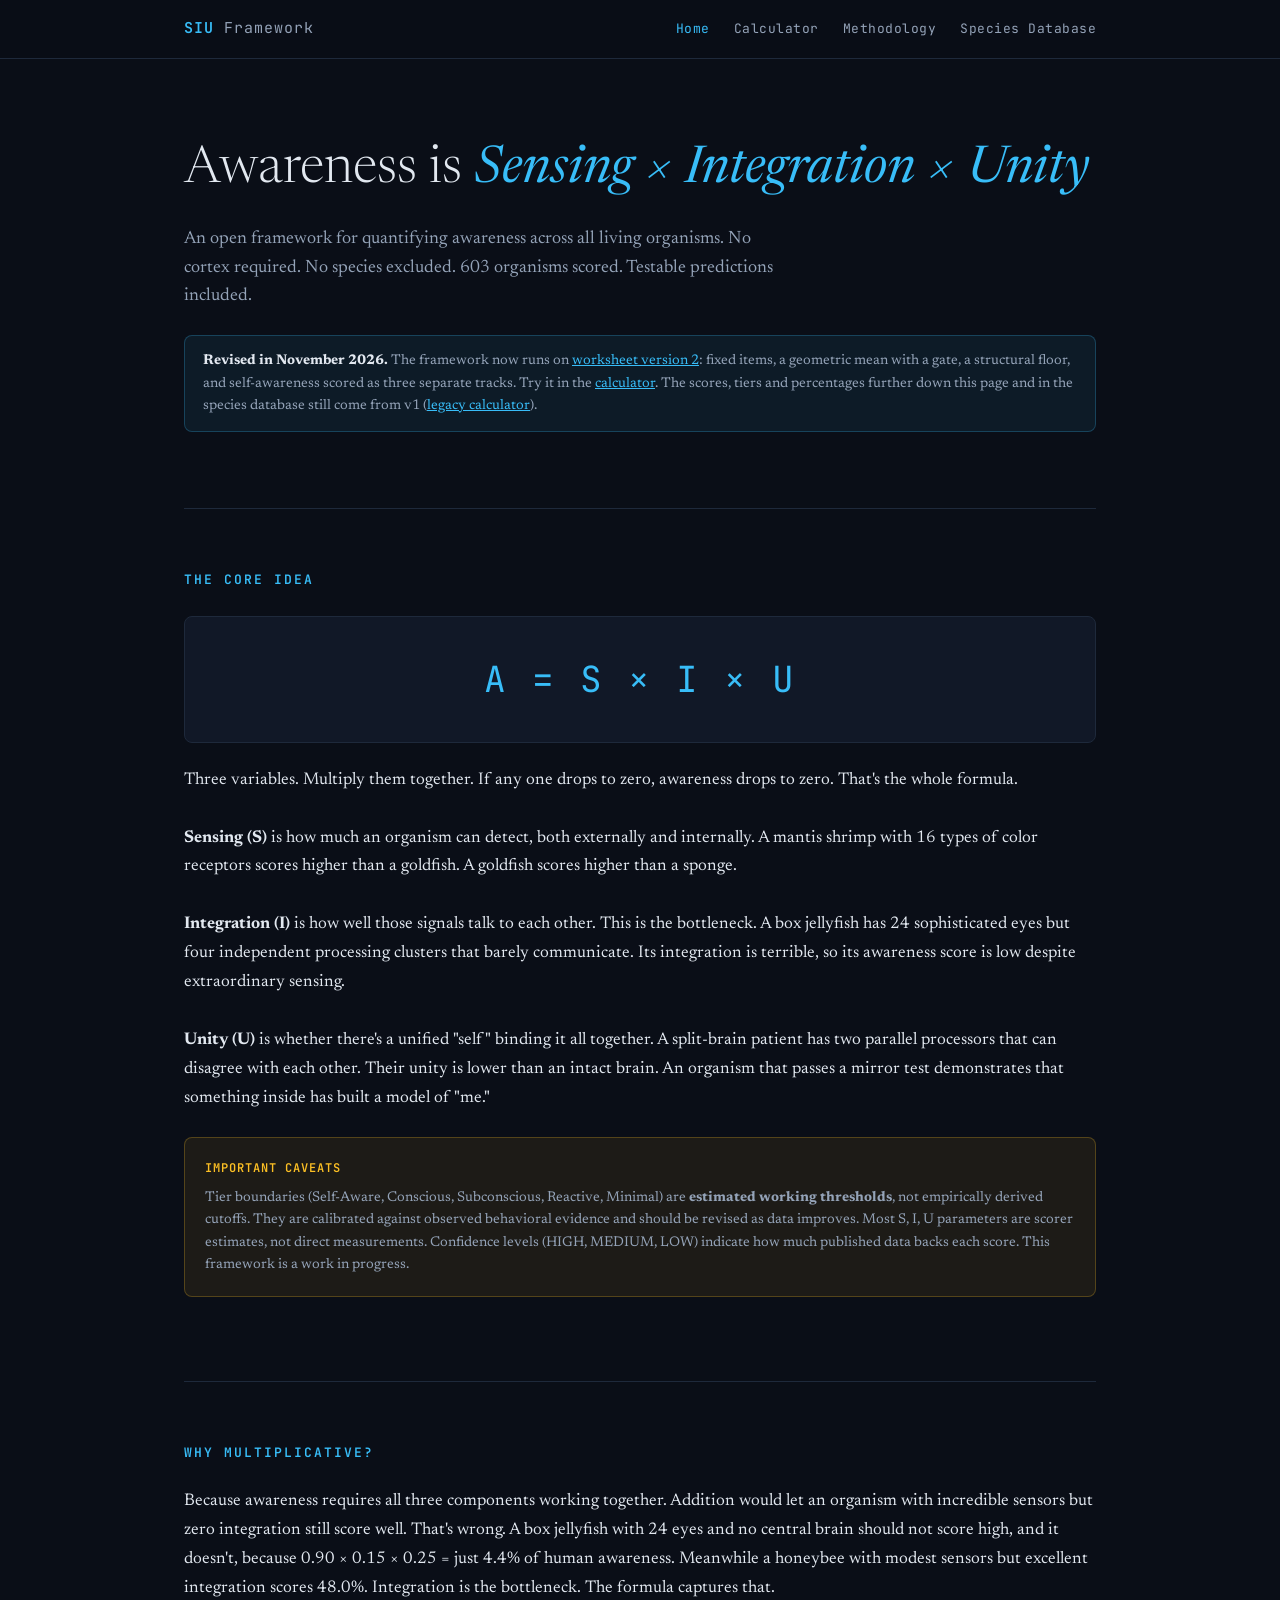
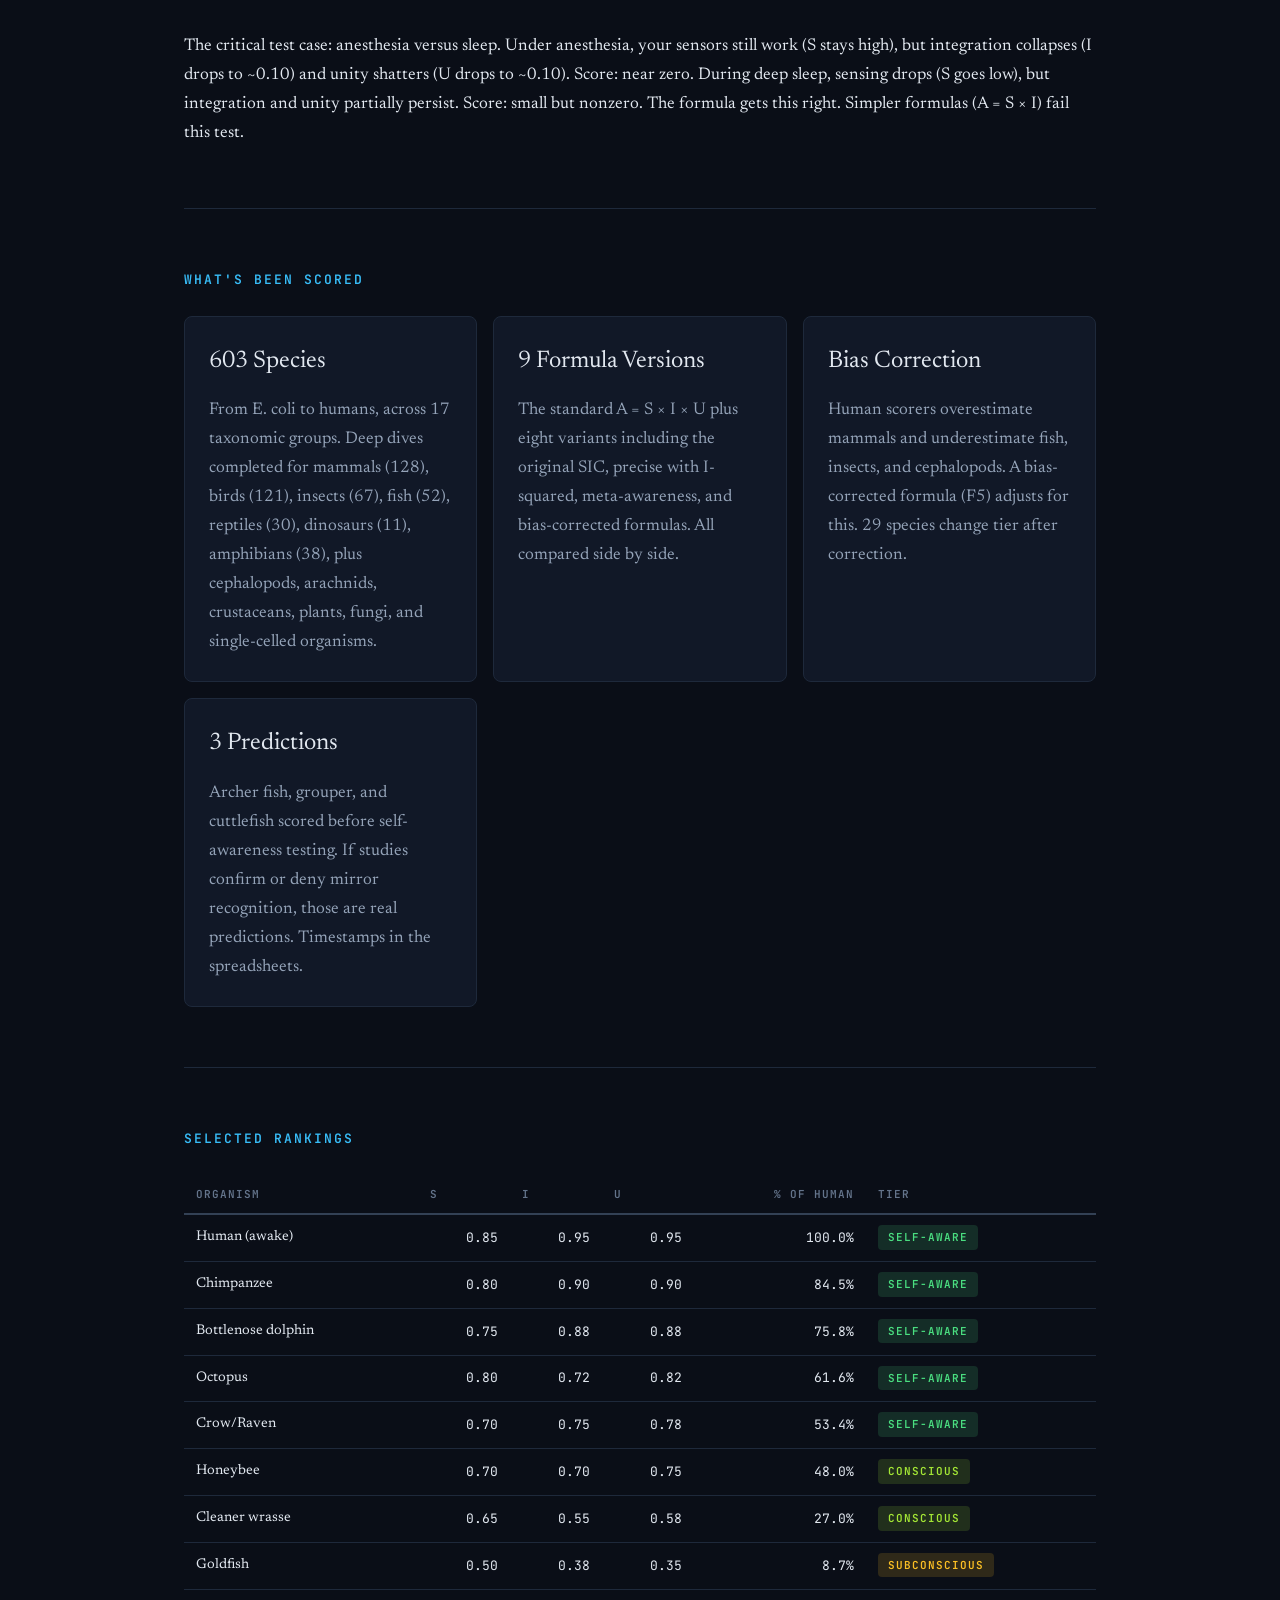
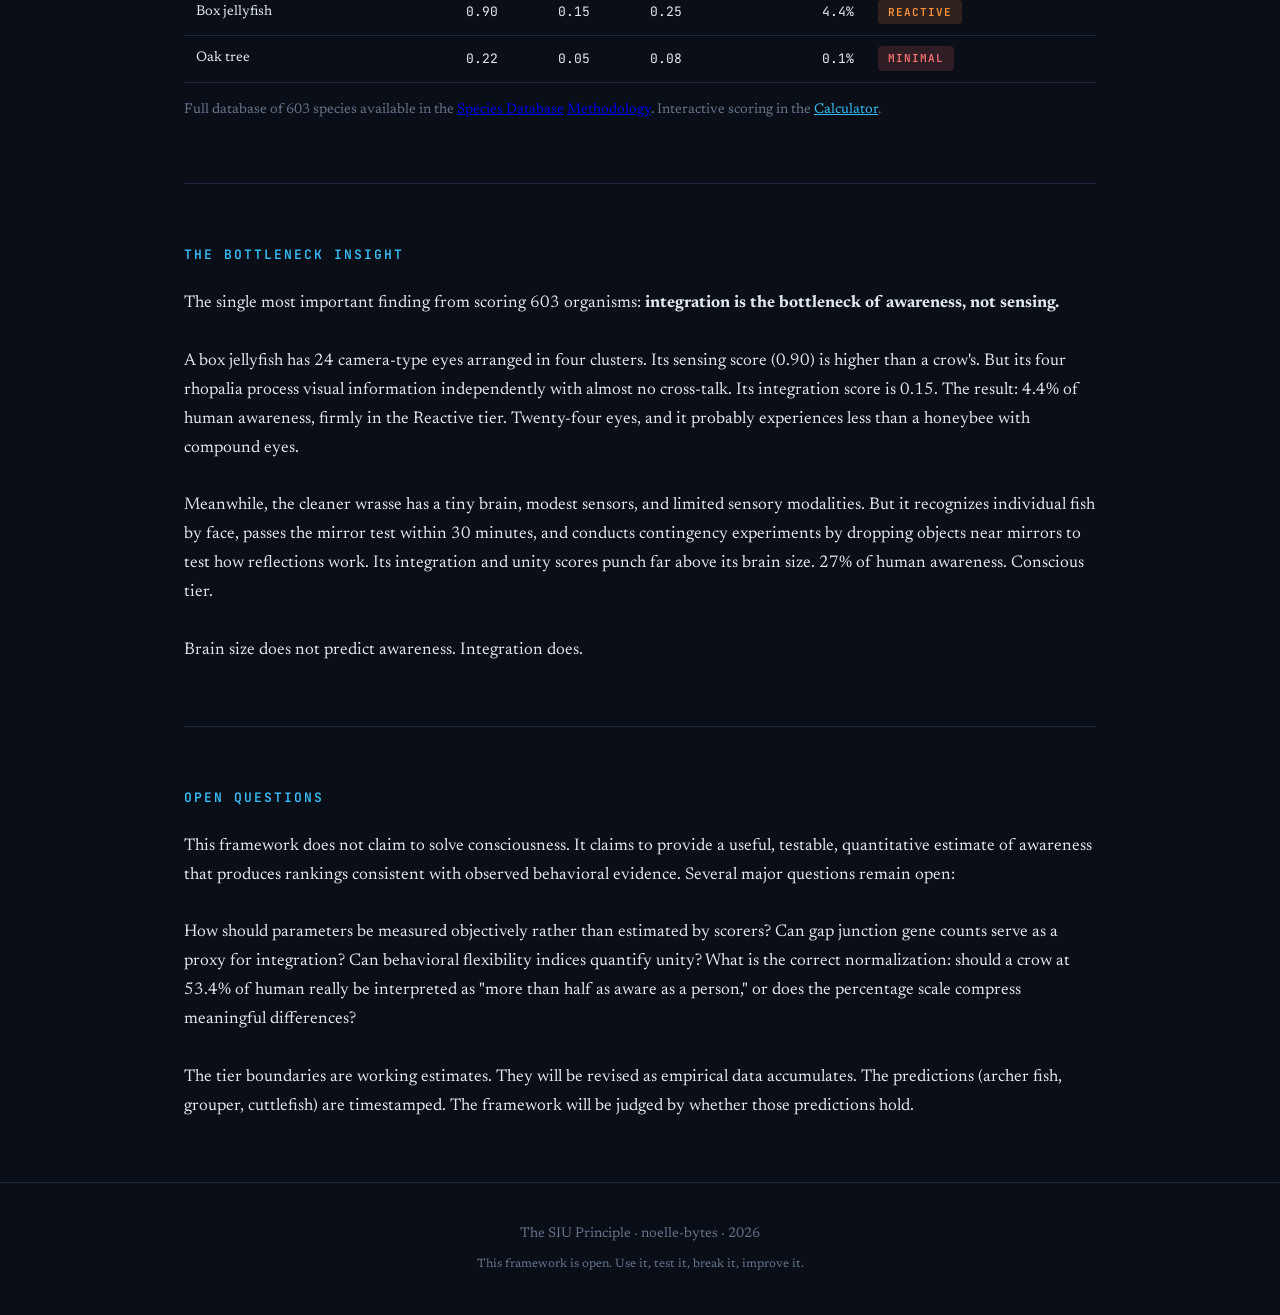
<file: index.html>
<!DOCTYPE html>
<html lang="en">
<head>
  <meta charset="UTF-8">
  <link rel="manifest" href="manifest.json">
  <meta name="theme-color" content="#38bdf8">
  <link rel="apple-touch-icon" href="icon-192.png">
  <meta name="viewport" content="width=device-width, initial-scale=1.0">
  <title>The SIU Principle - A Framework for Measuring Awareness</title>
  <meta name="description" content="An open framework for quantifying awareness across all organisms using Sensing, Integration, and Unity. 603 species scored. Interactive calculator.">
  <link rel="stylesheet" href="style.css">
</head>
<body>

<nav>
  <div class="container">
    <a href="index.html" class="logo">SIU <span>Framework</span></a>
    <div class="links">
      <a href="index.html" class="active">Home</a>
      <a href="calculator.html">Calculator</a>
      <a href="methodology.html">Methodology</a>
      <a href="species.html">Species Database</a>
    </div>
  </div>
</nav>

<div class="container">

  <div class="hero">
    <h1>Awareness is <em>Sensing &times; Integration &times; Unity</em></h1>
    <p class="subtitle">An open framework for quantifying awareness across all living organisms. No cortex required. No species excluded. 603 organisms scored. Testable predictions included.</p>
    <div class="notice" style="margin-top: 24px"><strong>Revised in November 2026.</strong> The framework now runs on <a href="methodology.html">worksheet version 2</a>: fixed items, a geometric mean with a gate, a structural floor, and self-awareness scored as three separate tracks. Try it in the <a href="calculator.html">calculator</a>. The scores, tiers and percentages further down this page and in the species database still come from v1 (<a href="calculator-legacy.html">legacy calculator</a>).</div>
  </div>

  <section>
    <h2>The Core Idea</h2>
    <div class="formula-display">A = S &times; I &times; U</div>
    <p>Three variables. Multiply them together. If any one drops to zero, awareness drops to zero. That's the whole formula.</p>
    <br>
    <p><strong>Sensing (S)</strong> is how much an organism can detect, both externally and internally. A mantis shrimp with 16 types of color receptors scores higher than a goldfish. A goldfish scores higher than a sponge.</p>
    <br>
    <p><strong>Integration (I)</strong> is how well those signals talk to each other. This is the bottleneck. A box jellyfish has 24 sophisticated eyes but four independent processing clusters that barely communicate. Its integration is terrible, so its awareness score is low despite extraordinary sensing.</p>
    <br>
    <p><strong>Unity (U)</strong> is whether there's a unified "self" binding it all together. A split-brain patient has two parallel processors that can disagree with each other. Their unity is lower than an intact brain. An organism that passes a mirror test demonstrates that something inside has built a model of "me."</p>

    <div class="caveat">
      <div class="caveat-title">Important Caveats</div>
      <p>Tier boundaries (Self-Aware, Conscious, Subconscious, Reactive, Minimal) are <strong>estimated working thresholds</strong>, not empirically derived cutoffs. They are calibrated against observed behavioral evidence and should be revised as data improves. Most S, I, U parameters are scorer estimates, not direct measurements. Confidence levels (HIGH, MEDIUM, LOW) indicate how much published data backs each score. This framework is a work in progress.</p>
    </div>
  </section>

  <section>
    <h2>Why Multiplicative?</h2>
    <p>Because awareness requires all three components working together. Addition would let an organism with incredible sensors but zero integration still score well. That's wrong. A box jellyfish with 24 eyes and no central brain should not score high, and it doesn't, because 0.90 &times; 0.15 &times; 0.25 = just 4.4% of human awareness. Meanwhile a honeybee with modest sensors but excellent integration scores 48.0%. Integration is the bottleneck. The formula captures that.</p>
    <br>
    <p>The critical test case: anesthesia versus sleep. Under anesthesia, your sensors still work (S stays high), but integration collapses (I drops to ~0.10) and unity shatters (U drops to ~0.10). Score: near zero. During deep sleep, sensing drops (S goes low), but integration and unity partially persist. Score: small but nonzero. The formula gets this right. Simpler formulas (A = S &times; I) fail this test.</p>
  </section>

  <section>
    <h2>What's Been Scored</h2>
    <div class="card-grid">
      <div class="card">
        <h3>603 Species</h3>
        <p style="color: var(--text-dim)">From E. coli to humans, across 17 taxonomic groups. Deep dives completed for mammals (128), birds (121), insects (67), fish (52), reptiles (30), dinosaurs (11), amphibians (38), plus cephalopods, arachnids, crustaceans, plants, fungi, and single-celled organisms.</p>
      </div>
      <div class="card">
        <h3>9 Formula Versions</h3>
        <p style="color: var(--text-dim)">The standard A = S &times; I &times; U plus eight variants including the original SIC, precise with I-squared, meta-awareness, and bias-corrected formulas. All compared side by side.</p>
      </div>
      <div class="card">
        <h3>Bias Correction</h3>
        <p style="color: var(--text-dim)">Human scorers overestimate mammals and underestimate fish, insects, and cephalopods. A bias-corrected formula (F5) adjusts for this. 29 species change tier after correction.</p>
      </div>
      <div class="card">
        <h3>3 Predictions</h3>
        <p style="color: var(--text-dim)">Archer fish, grouper, and cuttlefish scored before self-awareness testing. If studies confirm or deny mirror recognition, those are real predictions. Timestamps in the spreadsheets.</p>
      </div>
    </div>
  </section>

  <section>
    <h2>Selected Rankings</h2>
    <table>
      <thead>
        <tr><th>Organism</th><th>S</th><th>I</th><th>U</th><th style="text-align:right">% of Human</th><th>Tier</th></tr>
      </thead>
      <tbody>
        <tr><td>Human (awake)</td><td class="num">0.85</td><td class="num">0.95</td><td class="num">0.95</td><td class="num">100.0%</td><td><span class="tier-badge tier-selfaware">Self-Aware</span></td></tr>
        <tr><td>Chimpanzee</td><td class="num">0.80</td><td class="num">0.90</td><td class="num">0.90</td><td class="num">84.5%</td><td><span class="tier-badge tier-selfaware">Self-Aware</span></td></tr>
        <tr><td>Bottlenose dolphin</td><td class="num">0.75</td><td class="num">0.88</td><td class="num">0.88</td><td class="num">75.8%</td><td><span class="tier-badge tier-selfaware">Self-Aware</span></td></tr>
        <tr><td>Octopus</td><td class="num">0.80</td><td class="num">0.72</td><td class="num">0.82</td><td class="num">61.6%</td><td><span class="tier-badge tier-selfaware">Self-Aware</span></td></tr>
        <tr><td>Crow/Raven</td><td class="num">0.70</td><td class="num">0.75</td><td class="num">0.78</td><td class="num">53.4%</td><td><span class="tier-badge tier-selfaware">Self-Aware</span></td></tr>
        <tr><td>Honeybee</td><td class="num">0.70</td><td class="num">0.70</td><td class="num">0.75</td><td class="num">48.0%</td><td><span class="tier-badge tier-conscious">Conscious</span></td></tr>
        <tr><td>Cleaner wrasse</td><td class="num">0.65</td><td class="num">0.55</td><td class="num">0.58</td><td class="num">27.0%</td><td><span class="tier-badge tier-conscious">Conscious</span></td></tr>
        <tr><td>Goldfish</td><td class="num">0.50</td><td class="num">0.38</td><td class="num">0.35</td><td class="num">8.7%</td><td><span class="tier-badge tier-subconscious">Subconscious</span></td></tr>
        <tr><td>Box jellyfish</td><td class="num">0.90</td><td class="num">0.15</td><td class="num">0.25</td><td class="num">4.4%</td><td><span class="tier-badge tier-reactive">Reactive</span></td></tr>
        <tr><td>Oak tree</td><td class="num">0.22</td><td class="num">0.05</td><td class="num">0.08</td><td class="num">0.1%</td><td><span class="tier-badge tier-minimal">Minimal</span></td></tr>
      </tbody>
    </table>
    <p style="margin-top: 16px; font-size: 14px; color: var(--text-muted)">Full database of 603 species available in the <a href="species.html">Species Database</a>
      <a href="methodology.html">Methodology</a>. Interactive scoring in the <a href="calculator.html" style="color: var(--accent)">Calculator</a>.</p>
  </section>

  <section>
    <h2>The Bottleneck Insight</h2>
    <p>The single most important finding from scoring 603 organisms: <strong>integration is the bottleneck of awareness, not sensing.</strong></p>
    <br>
    <p>A box jellyfish has 24 camera-type eyes arranged in four clusters. Its sensing score (0.90) is higher than a crow's. But its four rhopalia process visual information independently with almost no cross-talk. Its integration score is 0.15. The result: 4.4% of human awareness, firmly in the Reactive tier. Twenty-four eyes, and it probably experiences less than a honeybee with compound eyes.</p>
    <br>
    <p>Meanwhile, the cleaner wrasse has a tiny brain, modest sensors, and limited sensory modalities. But it recognizes individual fish by face, passes the mirror test within 30 minutes, and conducts contingency experiments by dropping objects near mirrors to test how reflections work. Its integration and unity scores punch far above its brain size. 27% of human awareness. Conscious tier.</p>
    <br>
    <p>Brain size does not predict awareness. Integration does.</p>
  </section>

  <section>
    <h2>Open Questions</h2>
    <p>This framework does not claim to solve consciousness. It claims to provide a useful, testable, quantitative estimate of awareness that produces rankings consistent with observed behavioral evidence. Several major questions remain open:</p>
    <br>
    <p>How should parameters be measured objectively rather than estimated by scorers? Can gap junction gene counts serve as a proxy for integration? Can behavioral flexibility indices quantify unity? What is the correct normalization: should a crow at 53.4% of human really be interpreted as "more than half as aware as a person," or does the percentage scale compress meaningful differences?</p>
    <br>
    <p>The tier boundaries are working estimates. They will be revised as empirical data accumulates. The predictions (archer fish, grouper, cuttlefish) are timestamped. The framework will be judged by whether those predictions hold.</p>
  </section>

</div>

<footer>
  <div class="container">
    <p>The SIU Principle &middot; noelle-bytes &middot; 2026</p>
    <p style="margin-top: 8px; font-size: 12px;">This framework is open. Use it, test it, break it, improve it.</p>
  </div>
</footer>

<script>if("serviceWorker" in navigator)navigator.serviceWorker.register("sw.js")</script>
</body>
</html>
</file>
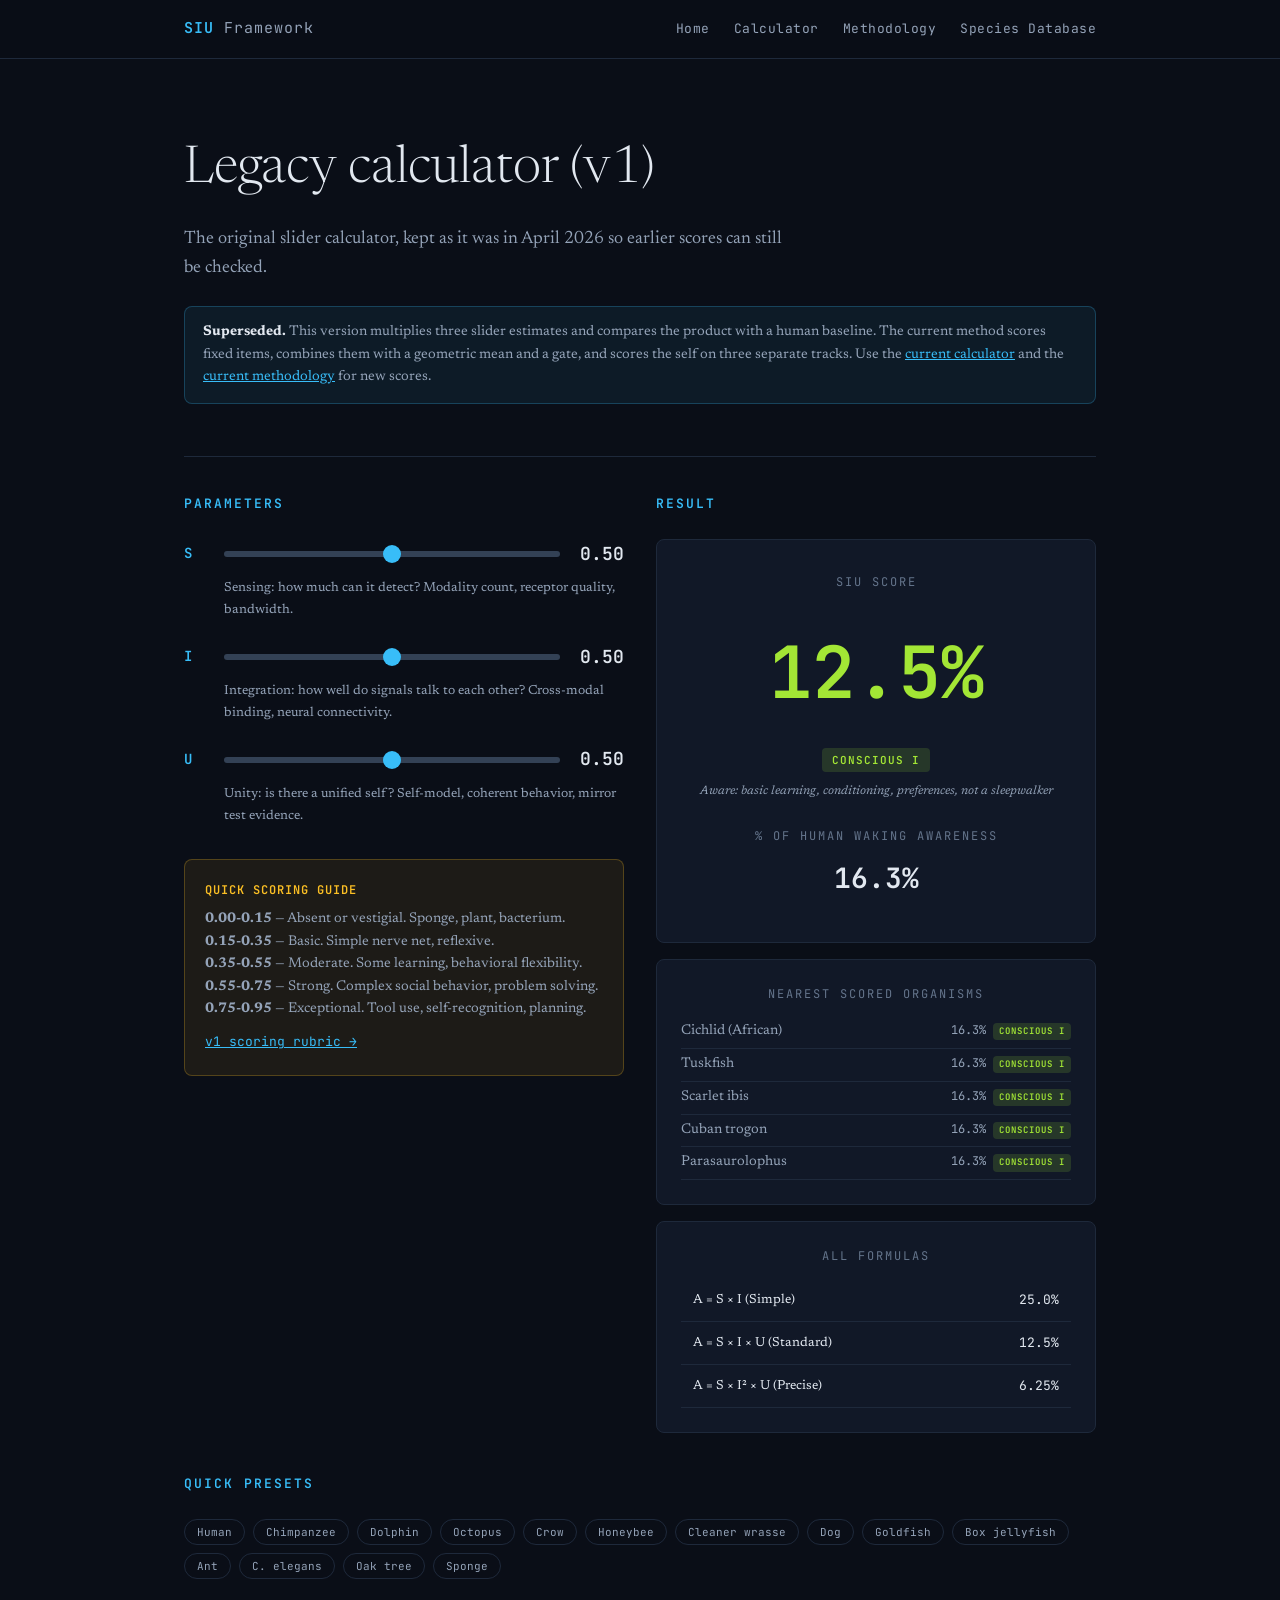
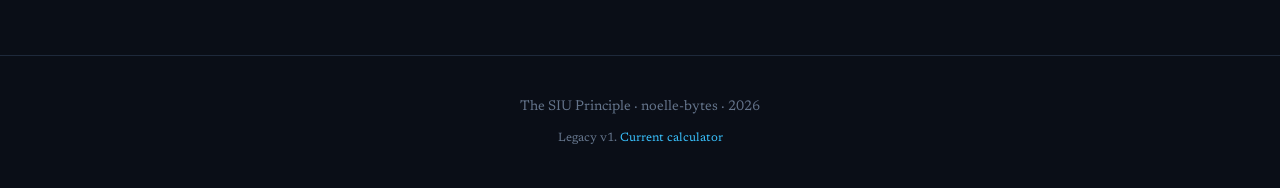
<file: calculator-legacy.html>
<!DOCTYPE html>
<html lang="en">
<head>
  <meta charset="UTF-8">
  <link rel="manifest" href="manifest.json">
  <meta name="theme-color" content="#38bdf8">
  <link rel="apple-touch-icon" href="icon-192.png">
  <meta name="viewport" content="width=device-width, initial-scale=1.0">
  <title>Legacy SIU Calculator (v1)</title>
  <meta name="description" content="Interactive calculator for the SIU awareness framework. Score any organism's awareness using Sensing, Integration, and Unity.">
  <link rel="stylesheet" href="style.css">
</head>
<body>

<nav>
  <div class="container">
    <a href="index.html" class="logo">SIU <span>Framework</span></a>
    <div class="links">
      <a href="index.html">Home</a>
      <a href="calculator.html">Calculator</a>
      <a href="methodology.html">Methodology</a>
      <a href="species.html">Species Database</a>
    </div>
  </div>
</nav>

<div class="container">

  <div class="hero" style="padding-bottom: 36px">
    <h1>Legacy calculator (v1)</h1>
    <p class="subtitle">The original slider calculator, kept as it was in April 2026 so earlier scores can still be checked.</p>
    <div class="notice" style="margin-top: 24px"><strong>Superseded.</strong> This version multiplies three slider estimates and compares the product with a human baseline. The current method scores fixed items, combines them with a geometric mean and a gate, and scores the self on three separate tracks. Use the <a href="calculator.html">current calculator</a> and the <a href="methodology.html">current methodology</a> for new scores.</div>
  </div>

  <section style="padding-top: 36px">

    <div style="display: grid; grid-template-columns: 1fr 1fr; gap: 32px;" class="calc-grid">
      <div style="min-width: 0;">
        <h2>Parameters</h2>

        <div class="slider-row">
          <span class="slider-label">S</span>
          <input type="range" id="s-slider" min="0" max="100" value="50">
          <span class="slider-value" id="s-value">0.50</span>
        </div>
        <p class="slider-desc">Sensing: how much can it detect? Modality count, receptor quality, bandwidth.</p>

        <div class="slider-row">
          <span class="slider-label">I</span>
          <input type="range" id="i-slider" min="0" max="100" value="50">
          <span class="slider-value" id="i-value">0.50</span>
        </div>
        <p class="slider-desc">Integration: how well do signals talk to each other? Cross-modal binding, neural connectivity.</p>

        <div class="slider-row">
          <span class="slider-label">U</span>
          <input type="range" id="u-slider" min="0" max="100" value="50">
          <span class="slider-value" id="u-value">0.50</span>
        </div>
        <p class="slider-desc">Unity: is there a unified self? Self-model, coherent behavior, mirror test evidence.</p>

        <div class="caveat" style="margin-top: 32px">
          <div class="caveat-title">Quick Scoring Guide</div>
          <p><strong>0.00-0.15</strong> &mdash; Absent or vestigial. Sponge, plant, bacterium.<br>
          <strong>0.15-0.35</strong> &mdash; Basic. Simple nerve net, reflexive.<br>
          <strong>0.35-0.55</strong> &mdash; Moderate. Some learning, behavioral flexibility.<br>
          <strong>0.55-0.75</strong> &mdash; Strong. Complex social behavior, problem solving.<br>
          <strong>0.75-0.95</strong> &mdash; Exceptional. Tool use, self-recognition, planning.</p>
          <p style="margin-top: 12px;"><a href="methodology-legacy.html" style="color: var(--accent); font-family: var(--mono); font-size: 13px;">v1 scoring rubric &rarr;</a></p>
        </div>
      </div>

      <div style="min-width: 0;">
        <h2>Result</h2>
        <div class="card" style="text-align: center; padding: 32px 24px;">
          <div class="result-label">SIU Score</div>
          <div class="result-big" id="result-score">12.5%</div>
          <div id="result-tier" style="margin: 12px 0 24px;">
            <span class="tier-badge tier-subconscious">Subconscious</span>
          </div>
          <div class="result-label">% of Human Waking Awareness</div>
          <div style="font-family: var(--mono); font-size: 28px; font-weight: 600; margin: 8px 0;" id="result-pct-human">16.3%</div>
        </div>

        <div class="card" style="margin-top: 16px;">
          <div class="result-label" style="margin-bottom: 12px;">Nearest Scored Organisms</div>
          <div id="nearest-organisms" style="font-size: 14px; color: var(--text-dim);"></div>
        </div>

        <div class="card" style="margin-top: 16px;">
          <div class="result-label" style="margin-bottom: 12px;">All Formulas</div>
          <table id="formula-table" style="font-size: 13px;">
            <tr><td>A = S &times; I (Simple)</td><td class="num" id="f-si">--</td></tr>
            <tr><td>A = S &times; I &times; U (Standard)</td><td class="num" id="f-siu">--</td></tr>
            <tr><td>A = S &times; I&sup2; &times; U (Precise)</td><td class="num" id="f-precise">--</td></tr>
          </table>
        </div>
      </div>
    </div>

    <div style="margin-top: 40px">
      <h2>Quick Presets</h2>
      <div class="filter-row" id="presets"></div>
    </div>

  </section>

</div>

<footer>
  <div class="container">
    <p>The SIU Principle &middot; noelle-bytes &middot; 2026</p>
    <p style="margin-top: 8px; font-size: 12px;">Legacy v1. <a href="calculator.html">Current calculator</a></p>
  </div>
</footer>

<script src="species-data.js"></script>
<script>
const H_SIU = 0.85 * 0.95 * 0.95;

const presets = [
  {name: "Human", s:85, i:95, u:95},
  {name: "Chimpanzee", s:80, i:90, u:90},
  {name: "Dolphin", s:75, i:88, u:88},
  {name: "Octopus", s:80, i:72, u:82},
  {name: "Crow", s:70, i:75, u:78},
  {name: "Honeybee", s:70, i:70, u:75},
  {name: "Cleaner wrasse", s:65, i:55, u:58},
  {name: "Dog", s:75, i:72, u:75},
  {name: "Goldfish", s:50, i:38, u:35},
  {name: "Box jellyfish", s:90, i:15, u:25},
  {name: "Ant", s:65, i:70, u:80},
  {name: "C. elegans", s:40, i:50, u:55},
  {name: "Oak tree", s:22, i:5, u:8},
  {name: "Sponge", s:10, i:3, u:5},
];

function getTier(pctHuman) {
  if (pctHuman >= 80) return {name: "Self-Aware III", cls: "tier-selfaware", sub: "Recursive: metacognition, language/symbols, cultural accumulation"};
  if (pctHuman >= 65) return {name: "Self-Aware II", cls: "tier-selfaware", sub: "Social self: theory of mind, empathy, complex deception, cultural traditions"};
  if (pctHuman >= 50) return {name: "Self-Aware I", cls: "tier-selfaware", sub: "Self-model: mirror recognition, contingency testing, individual identity"};
  if (pctHuman >= 42) return {name: "Conscious V", cls: "tier-conscious", sub: "Near self-aware: complex planning, cultural transmission, cooperative strategy"};
  if (pctHuman >= 35) return {name: "Conscious IV", cls: "tier-conscious", sub: "Strategic: tool use, multi-step planning, social manipulation"};
  if (pctHuman >= 27) return {name: "Conscious III", cls: "tier-conscious", sub: "Flexible: problem solving, individual recognition, strategy adjustment"};
  if (pctHuman >= 20) return {name: "Conscious II", cls: "tier-conscious", sub: "Learning: social learning, spatial memory, adapts to new situations"};
  if (pctHuman >= 14) return {name: "Conscious I", cls: "tier-conscious", sub: "Aware: basic learning, conditioning, preferences, not a sleepwalker"};
  if (pctHuman >= 9) return {name: "Subconscious II", cls: "tier-subconscious", sub: "Routine: conditioned responses, basic spatial memory, habitual"};
  if (pctHuman >= 5) return {name: "Subconscious I", cls: "tier-subconscious", sub: "Sleepwalker: simple habituation, minimal learning"};
  if (pctHuman >= 1) return {name: "Reactive", cls: "tier-reactive", sub: "Responds to stimuli but no learning or adjustment"};
  return {name: "Minimal", cls: "tier-minimal", sub: "No nervous system or equivalent"};
}

function update() {
  const s = parseInt(document.getElementById('s-slider').value) / 100;
  const i = parseInt(document.getElementById('i-slider').value) / 100;
  const u = parseInt(document.getElementById('u-slider').value) / 100;

  document.getElementById('s-value').textContent = s.toFixed(2);
  document.getElementById('i-value').textContent = i.toFixed(2);
  document.getElementById('u-value').textContent = u.toFixed(2);

  const siu = s * i * u;
  const pctHuman = (siu / H_SIU) * 100;
  const tier = getTier(pctHuman);

  document.getElementById('result-score').textContent = (siu * 100).toFixed(1) + '%';
  document.getElementById('result-score').style.color =
    `var(--${tier.cls.replace('tier-', 'tier-')})`;
  document.getElementById('result-tier').innerHTML =
    `<span class="tier-badge ${tier.cls}">${tier.name}</span>
     <div style="font-size: 12px; color: var(--text-dim); margin-top: 6px; font-style: italic;">${tier.sub}</div>`;
  document.getElementById('result-pct-human').textContent = pctHuman.toFixed(1) + '%';

  // Formula variants
  document.getElementById('f-si').textContent = (s * i * 100).toFixed(1) + '%';
  document.getElementById('f-siu').textContent = (siu * 100).toFixed(1) + '%';
  document.getElementById('f-precise').textContent = (s * i * i * u * 100).toFixed(2) + '%';

  // Nearest organisms
  const scored = SPECIES_DB.map(sp => ({
    name: sp.name,
    siu: sp.S * sp.I * sp.U,
    dist: Math.abs(sp.S * sp.I * sp.U - siu)
  })).sort((a, b) => a.dist - b.dist).slice(0, 5);

  document.getElementById('nearest-organisms').innerHTML = scored.map(sp => {
    const spPct = (sp.siu / H_SIU * 100).toFixed(1);
    const spTier = getTier(sp.siu / H_SIU * 100);
    return `<div style="display: flex; justify-content: space-between; padding: 4px 0; border-bottom: 1px solid var(--border); flex-wrap: wrap; gap: 4px;">
      <span>${sp.name}</span>
      <span style="font-family: var(--mono); font-size: 12px;">${spPct}% <span class="tier-badge ${spTier.cls}" style="font-size: 9px; padding: 1px 6px;">${spTier.name}</span></span>
    </div>`;
  }).join('');
}

// Preset buttons
const presetsEl = document.getElementById('presets');
presets.forEach(p => {
  const btn = document.createElement('button');
  btn.className = 'chip';
  btn.textContent = p.name;
  btn.onclick = () => {
    document.getElementById('s-slider').value = p.s;
    document.getElementById('i-slider').value = p.i;
    document.getElementById('u-slider').value = p.u;
    update();
    document.querySelectorAll('.chip').forEach(c => c.classList.remove('active'));
    btn.classList.add('active');
  };
  presetsEl.appendChild(btn);
});

// Listeners
['s-slider', 'i-slider', 'u-slider'].forEach(id => {
  document.getElementById(id).addEventListener('input', () => {
    document.querySelectorAll('.chip').forEach(c => c.classList.remove('active'));
    update();
  });
});

update();
</script>
<script>if("serviceWorker" in navigator)navigator.serviceWorker.register("sw.js")</script>
</body>
</html>
</file>
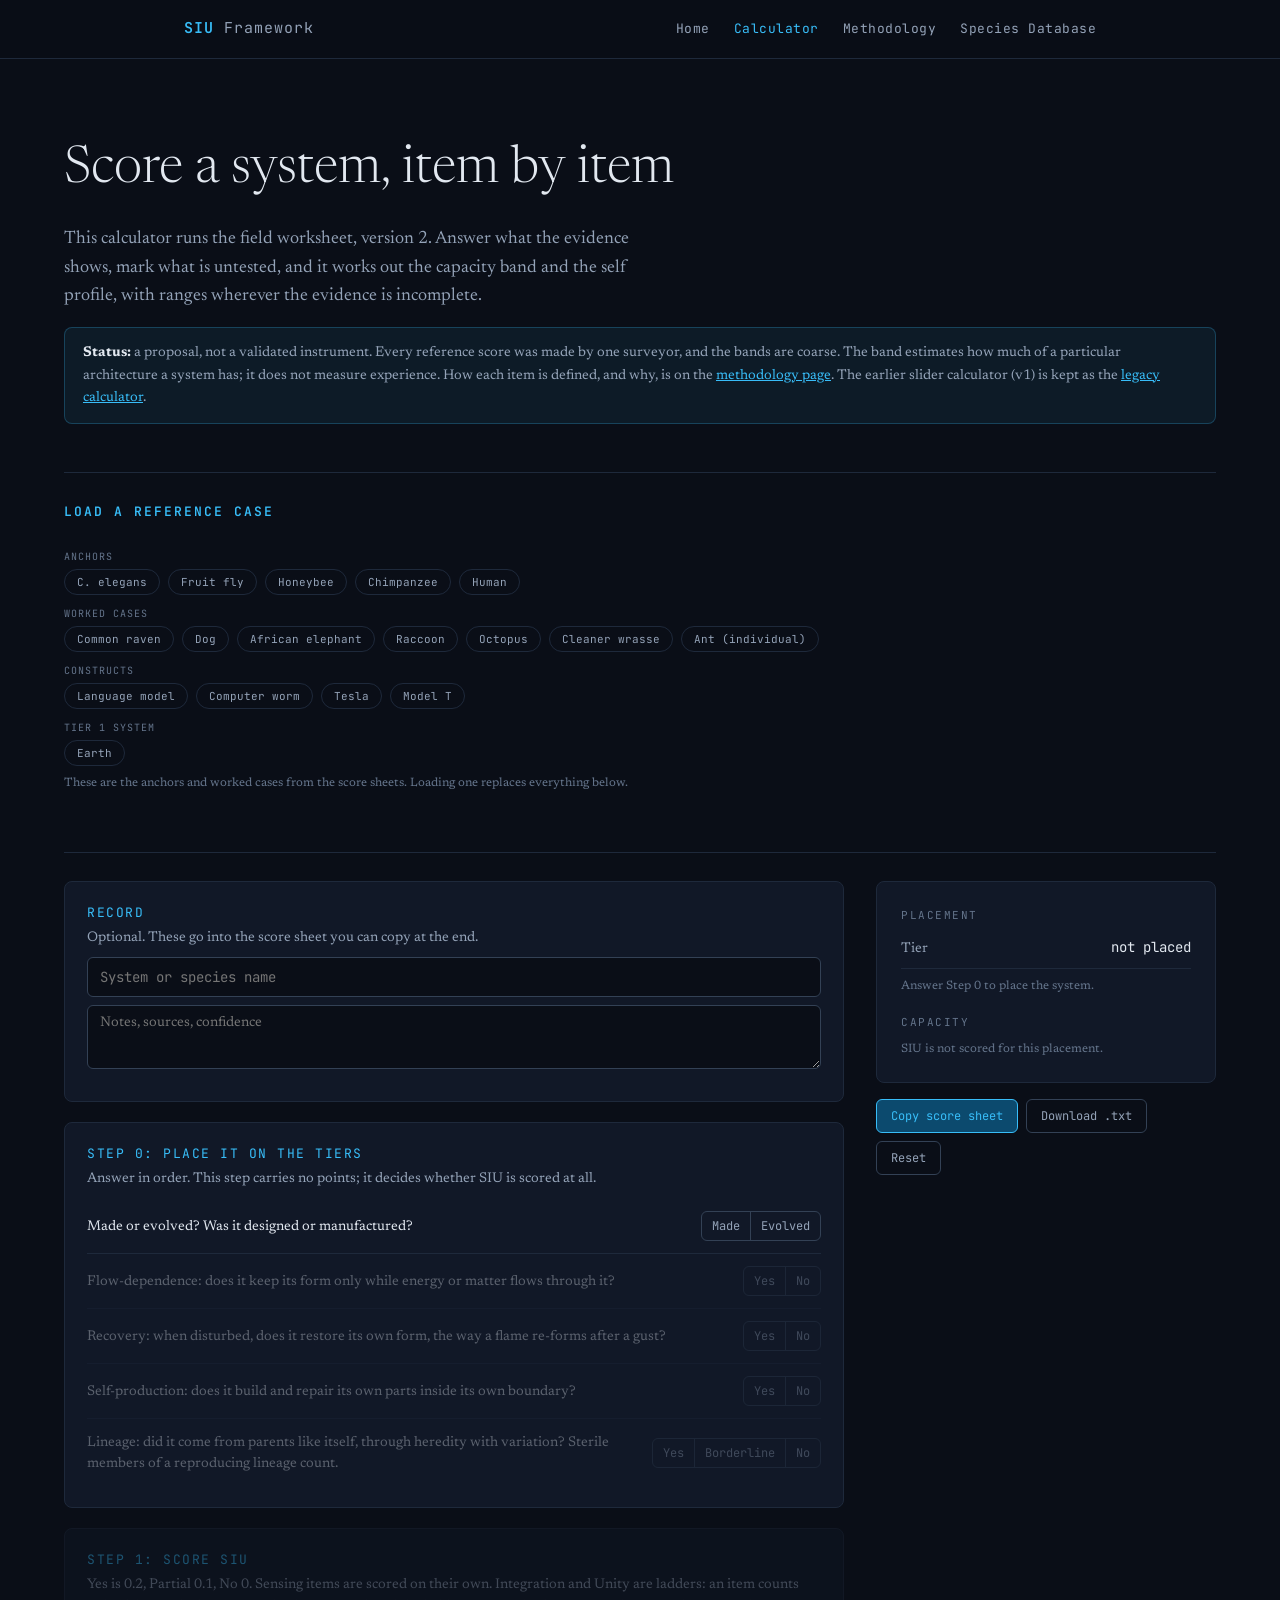
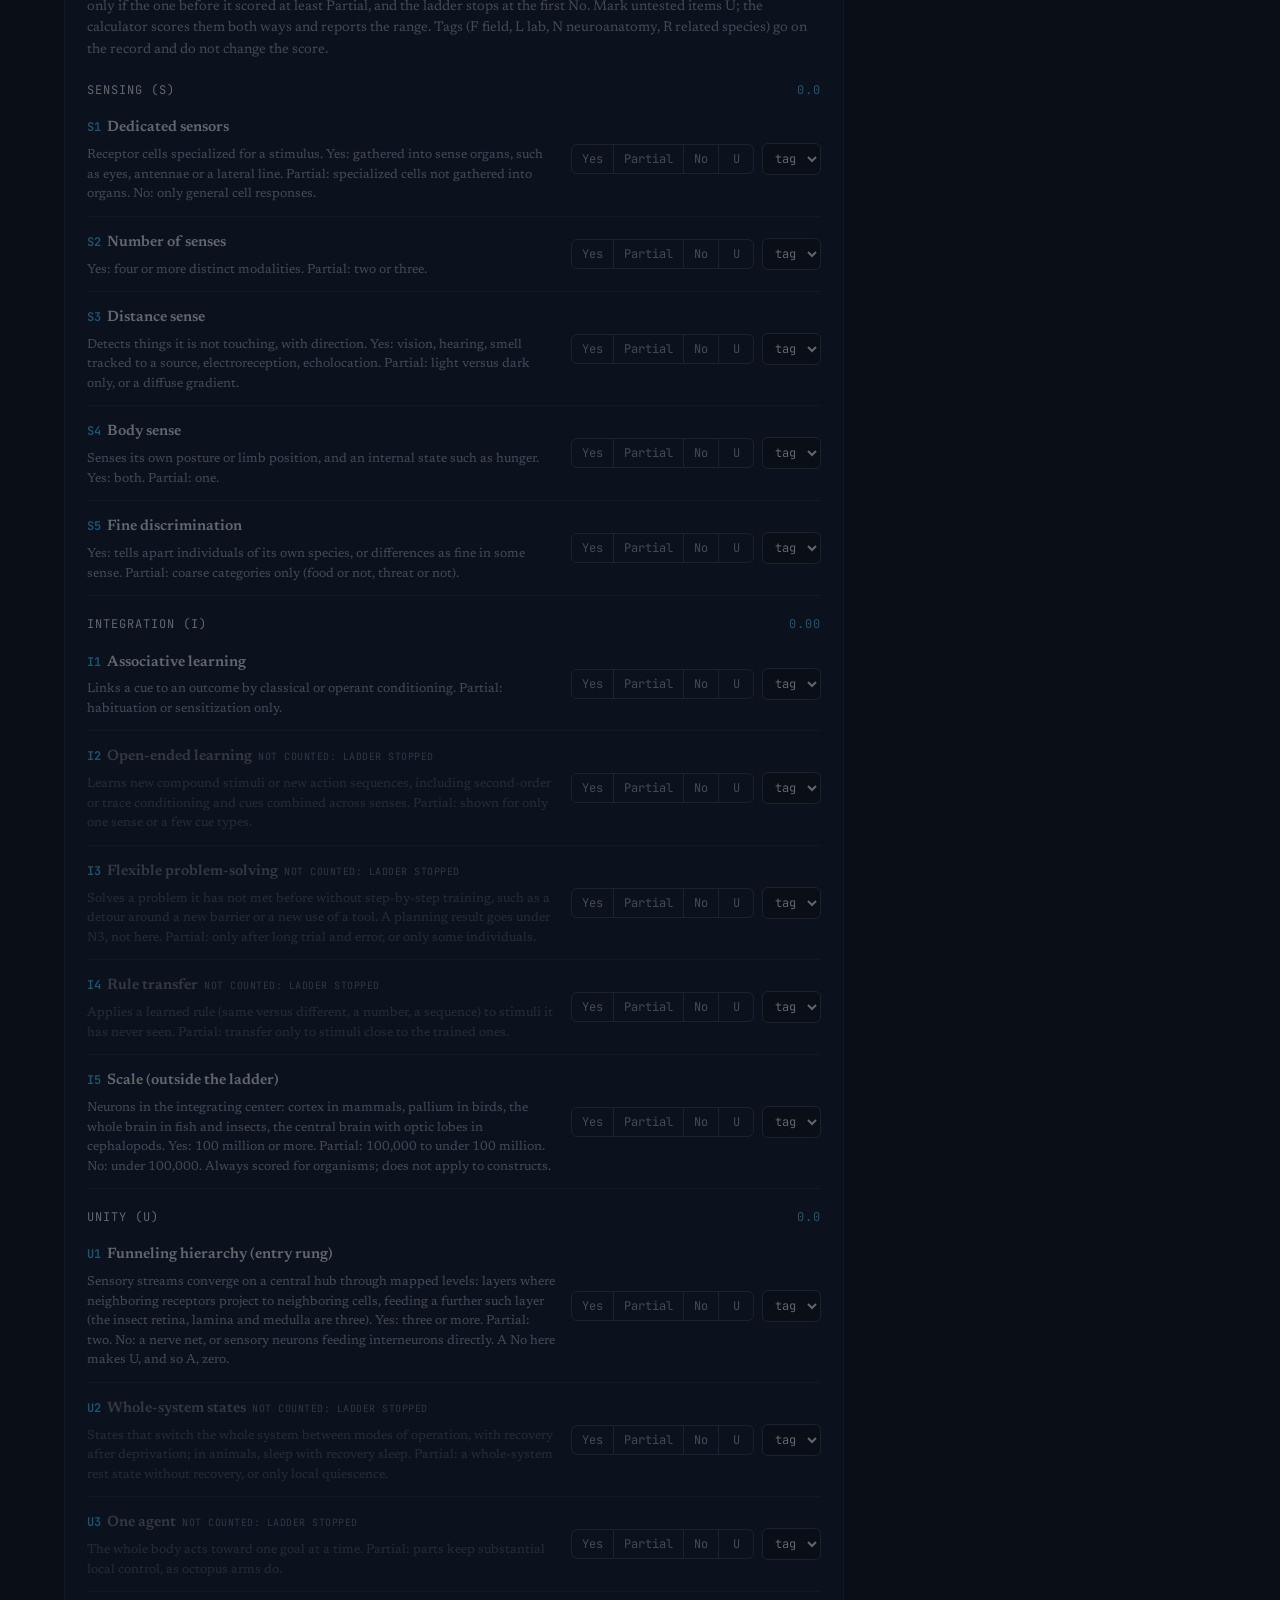
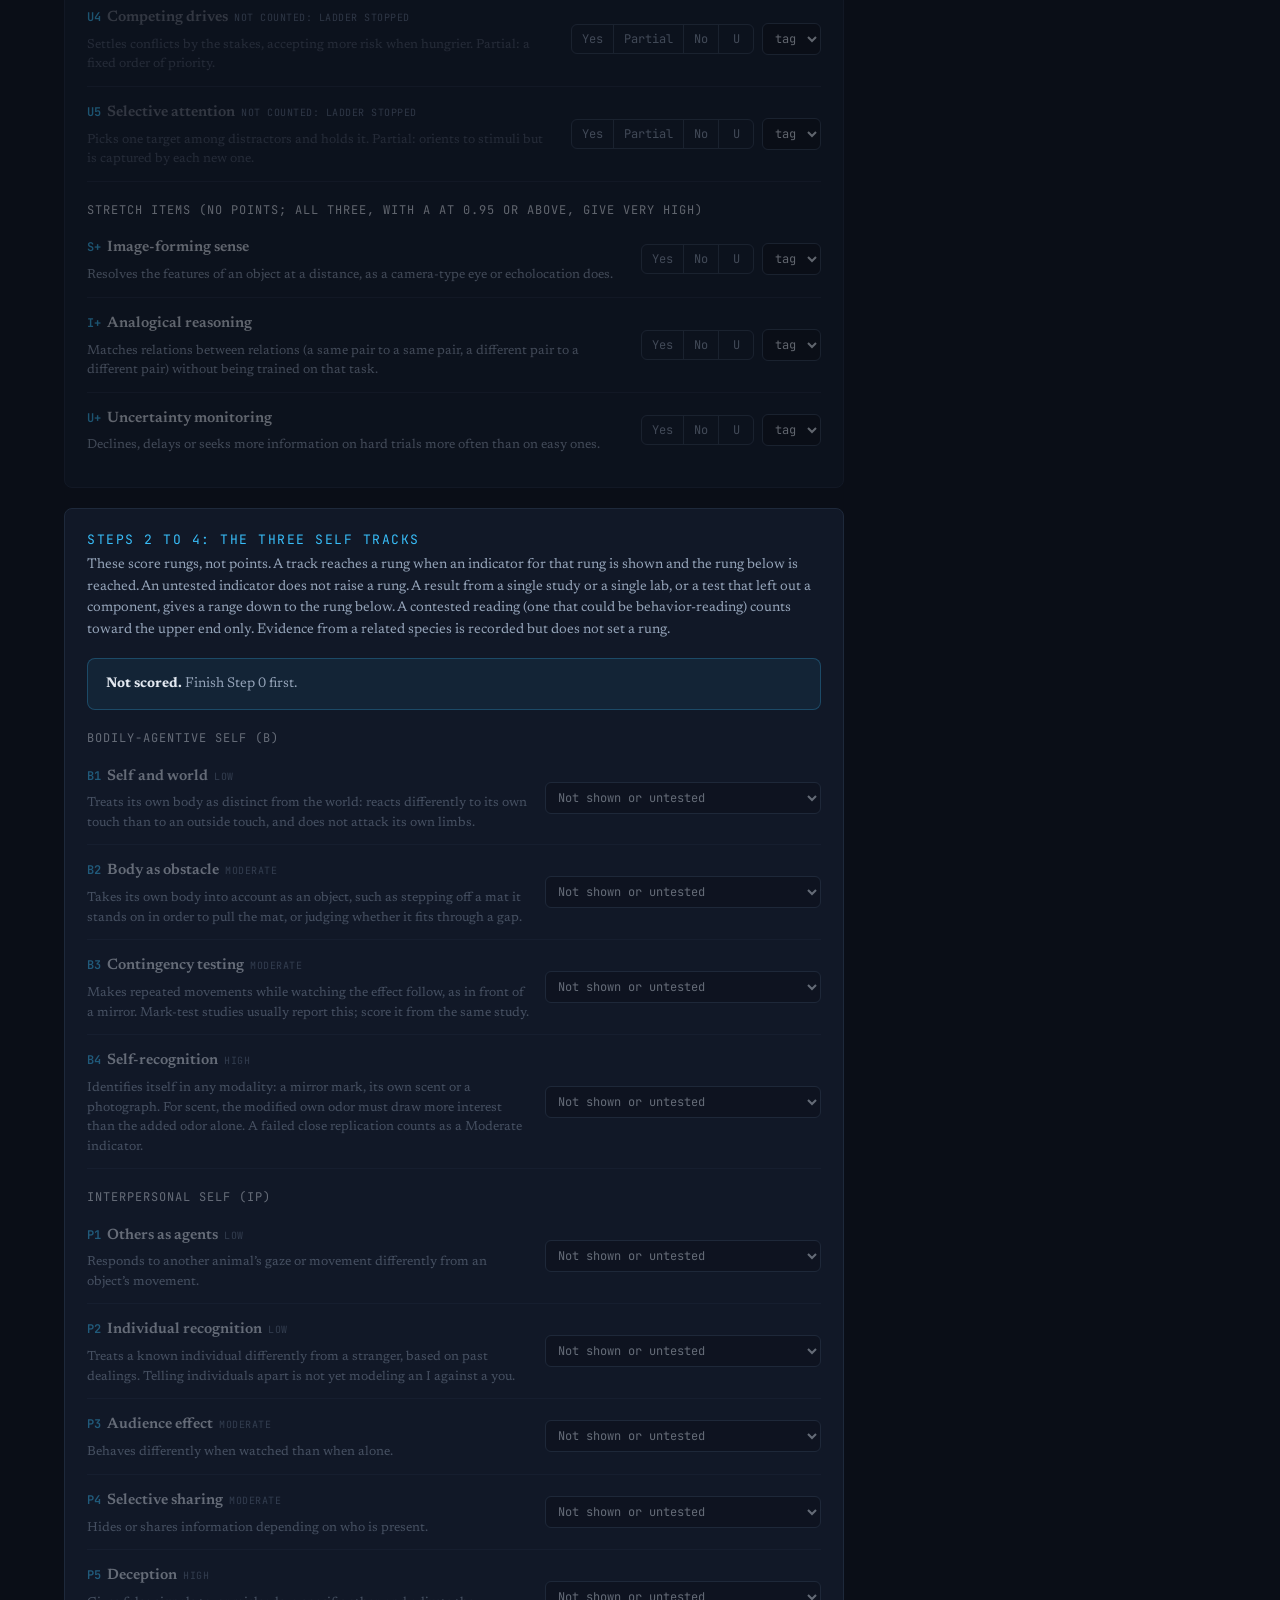
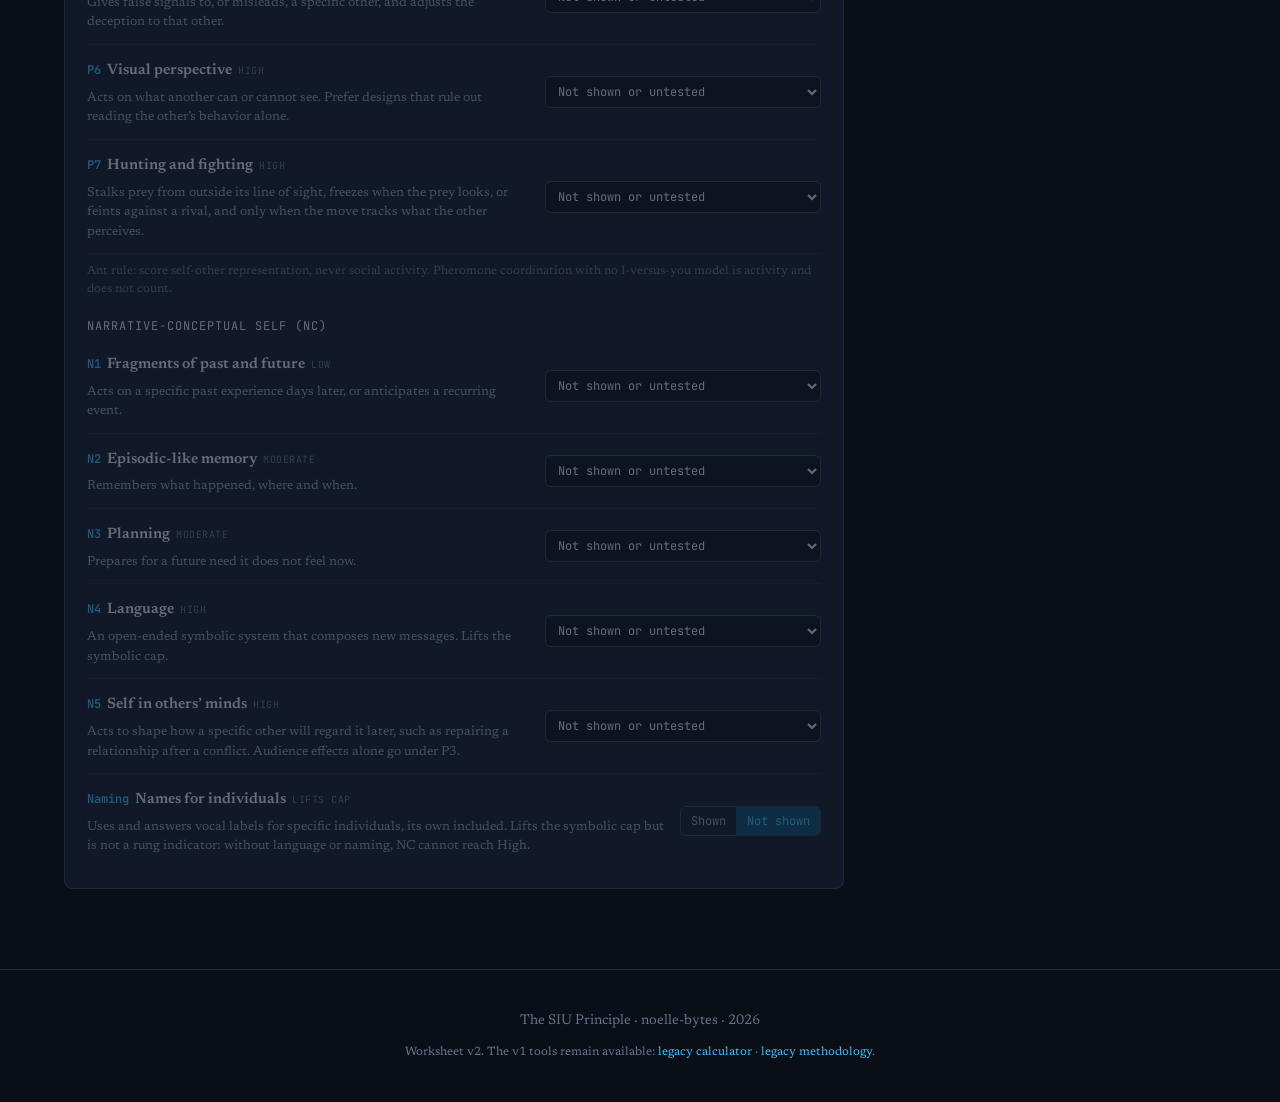
<file: calculator.html>
<!DOCTYPE html>
<html lang="en">
<head>
  <meta charset="UTF-8">
  <link rel="manifest" href="manifest.json">
  <meta name="theme-color" content="#38bdf8">
  <link rel="apple-touch-icon" href="icon-192.png">
  <meta name="viewport" content="width=device-width, initial-scale=1.0">
  <title>SIU Calculator (Worksheet v2)</title>
  <meta name="description" content="Item-level calculator for the SIU field worksheet, version 2: tier placement, Sensing, Integration and Unity items, the gate, the capacity band, and the three-track self profile.">
  <link rel="stylesheet" href="style.css">
</head>
<body class="has-mobile-bar">

<nav>
  <div class="container">
    <a href="index.html" class="logo">SIU <span>Framework</span></a>
    <div class="links">
      <a href="index.html">Home</a>
      <a href="calculator.html" class="active">Calculator</a>
      <a href="methodology.html">Methodology</a>
      <a href="species.html">Species Database</a>
    </div>
  </div>
</nav>

<div class="wide-container">

  <div class="hero" style="padding-bottom: 32px">
    <h1>Score a system, item by item</h1>
    <p class="subtitle">This calculator runs the field worksheet, version 2. Answer what the evidence shows, mark what is untested, and it works out the capacity band and the self profile, with ranges wherever the evidence is incomplete.</p>
    <div class="notice">
      <strong>Status:</strong> a proposal, not a validated instrument. Every reference score was made by one surveyor, and the bands are coarse. The band estimates how much of a particular architecture a system has; it does not measure experience. How each item is defined, and why, is on the <a href="methodology.html">methodology page</a>.
      The earlier slider calculator (v1) is kept as the <a href="calculator-legacy.html">legacy calculator</a>.
    </div>
  </div>

  <section style="padding-top: 28px">
    <h2>Load a reference case</h2>
    <div id="presets"></div>
    <p class="small-note">These are the anchors and worked cases from the score sheets. Loading one replaces everything below.</p>
  </section>

  <section style="padding-top: 28px">
    <div class="v2-grid">
      <div id="worksheet">

        <div class="step-card">
          <h3>Record</h3>
          <p class="step-intro">Optional. These go into the score sheet you can copy at the end.</p>
          <input class="v2" id="sp-name" placeholder="System or species name">
          <textarea class="v2" id="sp-notes" placeholder="Notes, sources, confidence" style="margin-top: 8px"></textarea>
        </div>

        <div class="step-card">
          <h3>Step 0: Place it on the tiers</h3>
          <p class="step-intro">Answer in order. This step carries no points; it decides whether SIU is scored at all.</p>
          <div id="step0"></div>
        </div>

        <div class="step-card" id="step1">
          <h3>Step 1: Score SIU</h3>
          <p class="step-intro">Yes is 0.2, Partial 0.1, No 0. Sensing items are scored on their own. Integration and Unity are ladders: an item counts only if the one before it scored at least Partial, and the ladder stops at the first No. Mark untested items U; the calculator scores them both ways and reports the range. Tags (F field, L lab, N neuroanatomy, R related species) go on the record and do not change the score.</p>
          <div id="construct-rules" class="notice" style="display:none">
            <strong>Construct rules.</strong> A receptor means a physical transducer the system carries (a camera, a microphone, a motion sensor); input handed to it already digitized counts at most Partial on S1, and channels with no transducer count at most Partial on S2. Learning counts only if it happens inside the system during its own operation. I5 does not apply: Integration is I1 to I4, divided by 0.8.
          </div>
          <div id="siu-items"></div>
        </div>

        <div class="step-card" id="self-card">
          <h3>Steps 2 to 4: The three self tracks</h3>
          <p class="step-intro">These score rungs, not points. A track reaches a rung when an indicator for that rung is shown and the rung below is reached. An untested indicator does not raise a rung. A result from a single study or a single lab, or a test that left out a component, gives a range down to the rung below. A contested reading (one that could be behavior-reading) counts toward the upper end only. Evidence from a related species is recorded but does not set a rung.</p>
          <div id="self-gate-msg" class="notice" style="display:none"></div>
          <div id="self-items"></div>
        </div>

      </div>

      <aside class="v2-results">
        <div class="card" id="results"></div>
        <div class="btn-row">
          <button class="btn" id="copy-btn">Copy score sheet</button>
          <button class="btn ghost" id="dl-btn">Download .txt</button>
          <button class="btn ghost" id="reset-btn">Reset</button>
        </div>
        <p class="small-note" id="copy-msg"></p>
      </aside>
    </div>
  </section>

</div>

<div class="mobile-bar" id="mobile-bar"></div>

<footer>
  <div class="container">
    <p>The SIU Principle &middot; noelle-bytes &middot; 2026</p>
    <p style="margin-top: 8px; font-size: 12px;">Worksheet v2. The v1 tools remain available: <a href="calculator-legacy.html">legacy calculator</a> &middot; <a href="methodology-legacy.html">legacy methodology</a>.</p>
  </div>
</footer>

<script src="siu-v2.js"></script>
<script>
(function () {
  const SIU = window.SIU2;

  const STEP0 = [
    { key: 'made', q: 'Made or evolved? Was it designed or manufactured?', opts: [['Y', 'Made'], ['N', 'Evolved']] },
    { key: 'flow', q: 'Flow-dependence: does it keep its form only while energy or matter flows through it?', opts: [['Y', 'Yes'], ['N', 'No']] },
    { key: 'recovery', q: 'Recovery: when disturbed, does it restore its own form, the way a flame re-forms after a gust?', opts: [['Y', 'Yes'], ['N', 'No']] },
    { key: 'selfprod', q: 'Self-production: does it build and repair its own parts inside its own boundary?', opts: [['Y', 'Yes'], ['N', 'No']] },
    { key: 'lineage', q: 'Lineage: did it come from parents like itself, through heredity with variation? Sterile members of a reproducing lineage count.', opts: [['Y', 'Yes'], ['B', 'Borderline'], ['N', 'No']] }
  ];

  const ITEMS = {
    S: [
      ['S1', 'Dedicated sensors', 'Receptor cells specialized for a stimulus. Yes: gathered into sense organs, such as eyes, antennae or a lateral line. Partial: specialized cells not gathered into organs. No: only general cell responses.'],
      ['S2', 'Number of senses', 'Yes: four or more distinct modalities. Partial: two or three.'],
      ['S3', 'Distance sense', 'Detects things it is not touching, with direction. Yes: vision, hearing, smell tracked to a source, electroreception, echolocation. Partial: light versus dark only, or a diffuse gradient.'],
      ['S4', 'Body sense', 'Senses its own posture or limb position, and an internal state such as hunger. Yes: both. Partial: one.'],
      ['S5', 'Fine discrimination', 'Yes: tells apart individuals of its own species, or differences as fine in some sense. Partial: coarse categories only (food or not, threat or not).']
    ],
    I: [
      ['I1', 'Associative learning', 'Links a cue to an outcome by classical or operant conditioning. Partial: habituation or sensitization only.'],
      ['I2', 'Open-ended learning', 'Learns new compound stimuli or new action sequences, including second-order or trace conditioning and cues combined across senses. Partial: shown for only one sense or a few cue types.'],
      ['I3', 'Flexible problem-solving', 'Solves a problem it has not met before without step-by-step training, such as a detour around a new barrier or a new use of a tool. A planning result goes under N3, not here. Partial: only after long trial and error, or only some individuals.'],
      ['I4', 'Rule transfer', 'Applies a learned rule (same versus different, a number, a sequence) to stimuli it has never seen. Partial: transfer only to stimuli close to the trained ones.'],
      ['I5', 'Scale (outside the ladder)', 'Neurons in the integrating center: cortex in mammals, pallium in birds, the whole brain in fish and insects, the central brain with optic lobes in cephalopods. Yes: 100 million or more. Partial: 100,000 to under 100 million. No: under 100,000. Always scored for organisms; does not apply to constructs.']
    ],
    U: [
      ['U1', 'Funneling hierarchy (entry rung)', 'Sensory streams converge on a central hub through mapped levels: layers where neighboring receptors project to neighboring cells, feeding a further such layer (the insect retina, lamina and medulla are three). Yes: three or more. Partial: two. No: a nerve net, or sensory neurons feeding interneurons directly. A No here makes U, and so A, zero.'],
      ['U2', 'Whole-system states', 'States that switch the whole system between modes of operation, with recovery after deprivation; in animals, sleep with recovery sleep. Partial: a whole-system rest state without recovery, or only local quiescence.'],
      ['U3', 'One agent', 'The whole body acts toward one goal at a time. Partial: parts keep substantial local control, as octopus arms do.'],
      ['U4', 'Competing drives', 'Settles conflicts by the stakes, accepting more risk when hungrier. Partial: a fixed order of priority.'],
      ['U5', 'Selective attention', 'Picks one target among distractors and holds it. Partial: orients to stimuli but is captured by each new one.']
    ],
    X: [
      ['S+', 'Image-forming sense', 'Resolves the features of an object at a distance, as a camera-type eye or echolocation does.'],
      ['I+', 'Analogical reasoning', 'Matches relations between relations (a same pair to a same pair, a different pair to a different pair) without being trained on that task.'],
      ['U+', 'Uncertainty monitoring', 'Declines, delays or seeks more information on hard trials more often than on easy ones.']
    ]
  };

  const SELF = {
    B: { label: 'Bodily-agentive self (B)', items: [
      ['B1', 'Self and world', 'Low', 'Treats its own body as distinct from the world: reacts differently to its own touch than to an outside touch, and does not attack its own limbs.'],
      ['B2', 'Body as obstacle', 'Moderate', 'Takes its own body into account as an object, such as stepping off a mat it stands on in order to pull the mat, or judging whether it fits through a gap.'],
      ['B3', 'Contingency testing', 'Moderate', 'Makes repeated movements while watching the effect follow, as in front of a mirror. Mark-test studies usually report this; score it from the same study.'],
      ['B4', 'Self-recognition', 'High', 'Identifies itself in any modality: a mirror mark, its own scent or a photograph. For scent, the modified own odor must draw more interest than the added odor alone. A failed close replication counts as a Moderate indicator.']
    ]},
    IP: { label: 'Interpersonal self (IP)', items: [
      ['P1', 'Others as agents', 'Low', 'Responds to another animal’s gaze or movement differently from an object’s movement.'],
      ['P2', 'Individual recognition', 'Low', 'Treats a known individual differently from a stranger, based on past dealings. Telling individuals apart is not yet modeling an I against a you.'],
      ['P3', 'Audience effect', 'Moderate', 'Behaves differently when watched than when alone.'],
      ['P4', 'Selective sharing', 'Moderate', 'Hides or shares information depending on who is present.'],
      ['P5', 'Deception', 'High', 'Gives false signals to, or misleads, a specific other, and adjusts the deception to that other.'],
      ['P6', 'Visual perspective', 'High', 'Acts on what another can or cannot see. Prefer designs that rule out reading the other’s behavior alone.'],
      ['P7', 'Hunting and fighting', 'High', 'Stalks prey from outside its line of sight, freezes when the prey looks, or feints against a rival, and only when the move tracks what the other perceives.']
    ]},
    NC: { label: 'Narrative-conceptual self (NC)', items: [
      ['N1', 'Fragments of past and future', 'Low', 'Acts on a specific past experience days later, or anticipates a recurring event.'],
      ['N2', 'Episodic-like memory', 'Moderate', 'Remembers what happened, where and when.'],
      ['N3', 'Planning', 'Moderate', 'Prepares for a future need it does not feel now.'],
      ['N4', 'Language', 'High', 'An open-ended symbolic system that composes new messages. Lifts the symbolic cap.'],
      ['N5', 'Self in others’ minds', 'High', 'Acts to shape how a specific other will regard it later, such as repairing a relationship after a conflict. Audience effects alone go under P3.']
    ]}
  };

  const STATUS = [
    ['N', 'Not shown or untested'],
    ['C', 'Shown, replicated'],
    ['S', 'Single study or lab, or incomplete'],
    ['X', 'Contested reading'],
    ['R', 'Related species only (R)']
  ];
  const STATUS_B4 = STATUS.concat([['F', 'Failed close replication']]);

  const BAND_CLASS = { 'None': 'tier-minimal', 'Low': 'tier-reactive', 'Moderate': 'tier-subconscious', 'High': 'tier-conscious', 'Very high': 'tier-selfaware' };

  let state = blank();
  function blank() { return { step0: {}, items: {}, tags: {}, self: {}, naming: 'N', name: '', notes: '' }; }

  const $ = id => document.getElementById(id);
  const esc = s => String(s).replace(/[&<>"]/g, c => ({ '&': '&amp;', '<': '&lt;', '>': '&gt;', '"': '&quot;' }[c]));

  function seg(group, key, opts, current) {
    return '<div class="seg" data-group="' + group + '" data-key="' + key + '">' +
      opts.map(([v, label]) => '<button type="button" data-v="' + v + '"' + (current === v ? ' class="on"' : '') + '>' + label + '</button>').join('') +
      '</div>';
  }

  function tagSelect(key) {
    const cur = state.tags[key] || '';
    return '<select class="v2" data-tag="' + key + '" title="Evidence tag">' +
      [['', 'tag'], ['F', 'F'], ['L', 'L'], ['N', 'N'], ['R', 'R']].map(([v, l]) => '<option value="' + v + '"' + (cur === v ? ' selected' : '') + '>' + l + '</option>').join('') +
      '</select>';
  }

  function buildPresets() {
    const groups = {};
    SIU.PRESETS.forEach((p, i) => { (groups[p.group] = groups[p.group] || []).push([p, i]); });
    let html = '';
    for (const g of Object.keys(groups)) {
      html += '<div class="preset-group">' + esc(g) + '</div><div class="filter-row" style="margin:4px 0">' +
        groups[g].map(([p, i]) => '<button class="chip" data-preset="' + i + '">' + esc(p.name) + '</button>').join('') + '</div>';
    }
    $('presets').innerHTML = html;
  }

  function buildStep0() {
    $('step0').innerHTML = STEP0.map(s =>
      '<div class="item" data-step0row="' + s.key + '"><div><div class="desc" style="font-size:14px;color:var(--text)">' + esc(s.q) + '</div></div>' +
      '<div class="controls">' + seg('step0', s.key, s.opts, state.step0[s.key]) + '</div></div>').join('');
  }

  function buildSIU() {
    const block = (term, title) => {
      const opts = term === 'X' ? [['Y', 'Yes'], ['N', 'No'], ['U', 'U']] : [['Y', 'Yes'], ['P', 'Partial'], ['N', 'No'], ['U', 'U']];
      return '<div class="term-head"><span>' + title + '</span><span class="term-val" id="tv-' + term + '"></span></div>' +
        ITEMS[term].map(([code, t, d]) =>
          '<div class="item" data-item="' + code + '"><div><span class="code">' + code + '</span><span class="title">' + esc(t) + '</span><span class="flag" id="fl-' + code + '"></span>' +
          '<div class="desc">' + esc(d) + '</div></div>' +
          '<div class="controls">' + seg('items', code, opts, state.items[code]) + tagSelect(code) + '</div></div>').join('');
    };
    $('siu-items').innerHTML =
      block('S', 'Sensing (S)') + block('I', 'Integration (I)') + block('U', 'Unity (U)') +
      block('X', 'Stretch items (no points; all three, with A at 0.95 or above, give Very high)');
  }

  function buildSelf() {
    let html = '';
    for (const t of ['B', 'IP', 'NC']) {
      html += '<div class="term-head"><span>' + SELF[t].label + '</span><span class="term-val" id="sv-' + t + '"></span></div>';
      for (const [code, title, rung, desc] of SELF[t].items) {
        const opts = code === 'B4' ? STATUS_B4 : STATUS;
        const cur = state.self[code] || 'N';
        html += '<div class="item"><div><span class="code">' + code + '</span><span class="title">' + esc(title) + '</span><span class="flag">' + rung + '</span>' +
          '<div class="desc">' + esc(desc) + '</div></div><div class="controls"><select class="v2" data-self="' + code + '">' +
          opts.map(([v, l]) => '<option value="' + v + '"' + (cur === v ? ' selected' : '') + '>' + l + '</option>').join('') +
          '</select></div></div>';
      }
      if (t === 'IP') {
        html += '<p class="small-note">Ant rule: score self-other representation, never social activity. Pheromone coordination with no I-versus-you model is activity and does not count.</p>';
      }
      if (t === 'NC') {
        html += '<div class="item"><div><span class="code">Naming</span><span class="title">Names for individuals</span><span class="flag">lifts cap</span>' +
          '<div class="desc">Uses and answers vocal labels for specific individuals, its own included. Lifts the symbolic cap but is not a rung indicator: without language or naming, NC cannot reach High.</div></div>' +
          '<div class="controls">' + seg('naming', 'naming', [['Y', 'Shown'], ['N', 'Not shown']], state.naming) + '</div></div>';
      }
    }
    $('self-items').innerHTML = html;
  }

  function buildAll() {
    $('sp-name').value = state.name;
    $('sp-notes').value = state.notes;
    buildStep0(); buildSIU(); buildSelf(); update();
  }

  function fmtRange(a, b, digits) {
    const f = x => Number(x).toFixed(digits);
    return a === b ? f(a) : f(a) + ' to ' + f(b);
  }

  function update() {
    const r = SIU.score(state);
    const lo = r.low, hi = r.high;
    const construct = r.mode === 'construct';
    const scored = r.placement.scored;

    // Step 0 rows: disable questions after a stop or not yet reached.
    const order = ['made', 'flow', 'recovery', 'selfprod', 'lineage'];
    let reachable = true;
    for (const k of order) {
      const row = document.querySelector('[data-step0row="' + k + '"]');
      row.classList.toggle('disabled', !reachable);
      const v = state.step0[k];
      if (k === 'made') reachable = v === 'N';
      else if (reachable) reachable = v === 'Y';
    }

    $('construct-rules').style.display = construct ? 'block' : 'none';
    $('step1').style.opacity = scored ? '1' : '0.4';
    const i5 = document.querySelector('[data-item="I5"]');
    if (i5) i5.classList.toggle('disabled', construct);

    // Ladder flags.
    const ladderFlags = (items, ans) => {
      let stopLo = false, stopHi = false;
      for (const it of items) {
        const a = ans[it];
        const vLo = a === 'Y' ? 2 : a === 'P' ? 1 : 0;
        const vHi = a === 'U' ? 2 : vLo;
        let flag = '';
        if (stopLo && stopHi) flag = 'not counted: ladder stopped';
        else if (stopLo) flag = 'counted on the upper end only';
        document.getElementById('fl-' + it).textContent = flag;
        document.querySelector('[data-item="' + it + '"]').classList.toggle('skipped', stopLo && stopHi);
        if (vLo === 0) stopLo = true;
        if (vHi === 0) stopHi = true;
      }
    };
    ladderFlags(SIU.I_LADDER, state.items);
    ladderFlags(SIU.U_LADDER, state.items);

    $('tv-S').textContent = fmtRange(lo.S, hi.S, 1);
    $('tv-I').textContent = fmtRange(lo.I, hi.I, 2);
    $('tv-U').textContent = fmtRange(lo.U, hi.U, 1);
    $('tv-X').textContent = '';

    // Self tracks availability.
    const gateAny = scored && hi.gate.pass;
    const anySelf = Object.values(state.self).some(v => v && v !== 'N') || state.naming === 'Y';
    $('self-gate-msg').style.display = gateAny ? 'none' : 'block';
    $('self-gate-msg').innerHTML = scored
      ? '<strong>Not scored for a self.</strong> The system does not clear the gate, so B, IP and NC are recorded as None.'
      : '<strong>Not scored.</strong> Finish Step 0 first.';
    $('self-items').style.opacity = gateAny ? '1' : '0.4';
    for (const t of ['B', 'IP', 'NC']) {
      const rr = r.self.afterSymbolic[t];
      $('sv-' + t).textContent = gateAny && anySelf ? 'raw ' + SIU.rungRangeLabel(rr.lower, rr.upper) : '';
    }

    renderResults(r, gateAny, anySelf);
  }

  function gateCell(lo, hi, key) {
    const a = lo.gate[key], b = hi.gate[key];
    if (a && b) return '<span class="ok">pass</span>';
    if (!a && !b) return '<span class="bad">fail</span>';
    return '<span class="maybe">depends on U items</span>';
  }

  function renderResults(r, gateAny, anySelf) {
    const lo = r.low, hi = r.high, p = r.placement;
    let h = '<div class="res-head">Placement</div>';
    h += '<div class="res-row"><span class="k">Tier</span><span class="v">' + esc(p.tier || 'not placed') + '</span></div>';
    h += '<p class="small-note">' + esc(p.note) + '</p>';

    if (!p.scored) {
      h += '<div class="res-head">Capacity</div><p class="small-note">SIU is not scored for this placement.</p>';
      $('results').innerHTML = h;
      $('mobile-bar').innerHTML = '<span>' + esc(p.tier || 'Step 0') + '</span><span>SIU not scored</span>';
      return;
    }

    const unanswered = ['S1','S2','S3','S4','S5','I1','U1'].filter(k => !state.items[k]).length;
    h += '<div class="res-head">Capacity (SIU)</div>';
    h += row('Sensing S', fmtRange(lo.S, hi.S, 2));
    h += row('Integration I', fmtRange(lo.I, hi.I, 2));
    h += row('Unity U', fmtRange(lo.U, hi.U, 2));
    h += row('A = (S × I × U)^(1/3)', fmtRange(lo.A, hi.A, 2));
    h += row('min(S, I, U)', fmtRange(lo.min, hi.min, 2));

    h += '<div class="res-head">Gate</div>';
    h += '<div class="res-row"><span class="k">A at least 0.35</span><span class="v">' + gateCell(lo, hi, 'a') + '</span></div>';
    h += '<div class="res-row"><span class="k">min(S, I, U) at least 0.35</span><span class="v">' + gateCell(lo, hi, 'min') + '</span></div>';
    h += '<div class="res-row"><span class="k">I2 at least Partial</span><span class="v">' + gateCell(lo, hi, 'i2') + '</span></div>';

    const bandTxt = SIU.bandRange(lo, hi);
    const badge = b => '<span class="band-badge tier-badge ' + BAND_CLASS[b] + '">' + b + '</span>';
    h += '<div class="res-head">Band</div><div style="margin:4px 0 2px">' +
      (lo.band === hi.band ? badge(lo.band) : badge(lo.band) + ' <span style="color:var(--text-muted)">to</span> ' + badge(hi.band)) + '</div>';
    if (hi.veryHighIfShown) h += '<p class="small-note">Very high if the untested stretch items are shown.</p>';
    if (unanswered) h += '<p class="small-note maybe">' + unanswered + ' key item(s) unanswered, scored as No.</p>';

    let tierOut = '';
    if (r.mode === 'construct') tierOut = hi.gate.pass ? (lo.gate.pass ? 'Aware construct' : 'Aware construct on the upper end') : 'Construct, below the gate';
    else tierOut = hi.gate.pass ? (lo.gate.pass ? 'Tier 3, awareness' : 'Tier 3 on the upper end only') : p.tier + ', below the gate';
    h += '<p class="small-note">' + esc(tierOut) + '. The band estimates architecture, not experience.</p>';

    h += '<div class="res-head">Self profile</div>';
    let mobileSelf = '';
    if (!gateAny) {
      h += '<p class="small-note">Not scored: the gate is not cleared. B, IP and NC are None.</p>';
      mobileSelf = 'no self scored';
    } else if (!anySelf) {
      h += '<p class="small-note">No self indicators entered yet.</p>';
      mobileSelf = 'self not entered';
    } else {
      const e = r.self.ends;
      for (const t of ['B', 'IP', 'NC']) {
        const lab = SIU.rungRangeLabel(e.lower.rungs[t], e.upper.rungs[t]);
        const capped = e.lower.capped[t] || e.upper.capped[t];
        const sym = t === 'NC' && (r.self.symbolic.upper || r.self.symbolic.lower);
        let note = '';
        if (capped) note += ' <span class="maybe" title="Lowered by the SIU ceiling">(ceiling)</span>';
        if (sym) note += ' <span class="maybe" title="No language or naming">(symbolic cap)</span>';
        h += '<div class="res-row"><span class="k">' + t + '</span><span class="v">' + lab + note + '</span></div>';
      }
      const st = e.upper.state === e.lower.state ? e.upper.state : e.upper.state + ' at the top of the range; ' + e.lower.state + ' at the bottom';
      h += '<div class="res-row"><span class="k">Self state</span><span class="v" style="font-family:var(--serif)">' + esc(st) + '</span></div>';
      h += '<p class="small-note">States are checked in order: integrated, narrative, social, identified, implicit/situated, none. The first that fits is named.</p>';
      mobileSelf = e.upper.state === e.lower.state ? e.upper.state : e.upper.state + ' / ' + e.lower.state;
    }

    $('results').innerHTML = h;
    $('mobile-bar').innerHTML = '<span>A ' + fmtRange(lo.A, hi.A, 2) + '</span><span>' + esc(bandTxt) + '</span><span style="color:var(--text-dim)">' + esc(mobileSelf) + '</span>';
  }

  function row(k, v) { return '<div class="res-row"><span class="k">' + k + '</span><span class="v">' + v + '</span></div>'; }

  function sheet() {
    const r = SIU.score(state);
    const lo = r.low, hi = r.high;
    const L = [];
    const label = { Y: 'Yes', P: 'Partial', N: 'No', U: 'Untested (U)', B: 'Borderline' };
    L.push('SIU score sheet (field worksheet v2)');
    L.push('System: ' + (state.name || '(unnamed)'));
    L.push('Date: ' + new Date().toISOString().slice(0, 10));
    if (state.notes) L.push('Notes: ' + state.notes);
    L.push('');
    L.push('Step 0');
    for (const s of STEP0) if (state.step0[s.key]) L.push('  ' + s.key + ': ' + (label[state.step0[s.key]] || state.step0[s.key]));
    L.push('  Placement: ' + (r.placement.tier || 'not placed'));
    if (r.placement.scored) {
      L.push('');
      L.push('Step 1 items');
      for (const term of ['S', 'I', 'U', 'X']) for (const [code, t] of ITEMS[term]) {
        if (code === 'I5' && r.mode === 'construct') continue;
        const a = state.items[code];
        L.push('  ' + code.padEnd(3) + ' ' + t.padEnd(34) + ' ' + (a ? label[a] : '(blank, scored No)') + (state.tags[code] ? '  [' + state.tags[code] + ']' : ''));
      }
      L.push('');
      L.push('S ' + fmtRange(lo.S, hi.S, 2) + '   I ' + fmtRange(lo.I, hi.I, 2) + '   U ' + fmtRange(lo.U, hi.U, 2));
      L.push('A ' + fmtRange(lo.A, hi.A, 2) + '   min(S, I, U) ' + fmtRange(lo.min, hi.min, 2));
      L.push('Gate: ' + (hi.gate.pass ? (lo.gate.pass ? 'pass' : 'pass on the upper end only') : 'fail'));
      L.push('Band: ' + SIU.bandRange(lo, hi) + (hi.veryHighIfShown ? ' (Very high if the untested stretch items are shown)' : ''));
      if (hi.gate.pass) {
        L.push('');
        L.push('Steps 2 to 4 indicators');
        const sl = Object.fromEntries(STATUS_B4);
        for (const t of ['B', 'IP', 'NC']) for (const [code, title] of SELF[t].items) {
          const v = state.self[code] || 'N';
          if (v !== 'N') L.push('  ' + code + ' ' + title + ': ' + sl[v]);
        }
        L.push('  Naming: ' + (state.naming === 'Y' ? 'shown' : 'not shown'));
        const e = r.self.ends;
        L.push('');
        L.push('Raw rungs: ' + ['B', 'IP', 'NC'].map(t => t + ' ' + SIU.rungRangeLabel(r.self.raw[t].lower, r.self.raw[t].upper)).join(', '));
        L.push('After caps: ' + ['B', 'IP', 'NC'].map(t => t + ' ' + SIU.rungRangeLabel(e.lower.rungs[t], e.upper.rungs[t])).join(', '));
        L.push('Self state: ' + (e.upper.state === e.lower.state ? e.upper.state : e.upper.state + ' (top) / ' + e.lower.state + ' (bottom)'));
      } else {
        L.push('Self tracks: not scored (gate not cleared)');
      }
    }
    L.push('');
    L.push('Scored with the SIU calculator, worksheet v2: noelle-bytes.github.io/calculator.html');
    return L.join('\n');
  }

  // Events
  document.addEventListener('click', e => {
    const b = e.target.closest('.seg button');
    if (b) {
      const sg = b.parentElement, group = sg.dataset.group, key = sg.dataset.key, v = b.dataset.v;
      if (group === 'step0') {
        state.step0[key] = state.step0[key] === v ? undefined : v;
        // Clear answers after a change so stale later answers do not linger.
        const order = ['made', 'flow', 'recovery', 'selfprod', 'lineage'];
        if (key === 'made' && v === 'Y') for (const k of order.slice(1)) delete state.step0[k];
      } else if (group === 'items') {
        state.items[key] = state.items[key] === v ? undefined : v;
      } else if (group === 'naming') {
        state.naming = v;
      }
      if (group === 'step0') buildStep0();
      else sg.querySelectorAll('button').forEach(x => x.classList.toggle('on', (group === 'items' ? state.items[key] : state.naming) === x.dataset.v));
      document.querySelectorAll('.chip.active').forEach(c => c.classList.remove('active'));
      update();
      return;
    }
    const pr = e.target.closest('[data-preset]');
    if (pr) {
      const p = SIU.PRESETS[+pr.dataset.preset];
      state = blank();
      state.name = p.name;
      state.step0 = Object.assign({}, p.step0);
      state.items = Object.assign({}, p.items);
      state.tags = Object.assign({}, p.tags || {});
      state.self = Object.assign({}, p.self);
      state.naming = p.naming || 'N';
      buildAll();
      document.querySelectorAll('.chip').forEach(c => c.classList.toggle('active', c === pr));
    }
  });
  document.addEventListener('change', e => {
    const t = e.target;
    if (t.dataset.tag) { state.tags[t.dataset.tag] = t.value; return; }
    if (t.dataset.self) { state.self[t.dataset.self] = t.value; update(); }
  });
  $('sp-name').addEventListener('input', e => { state.name = e.target.value; });
  $('sp-notes').addEventListener('input', e => { state.notes = e.target.value; });

  $('copy-btn').addEventListener('click', () => {
    const txt = sheet();
    const done = ok => { $('copy-msg').textContent = ok ? 'Score sheet copied.' : 'Copy failed; use Download instead.'; };
    if (navigator.clipboard && window.isSecureContext) navigator.clipboard.writeText(txt).then(() => done(true), () => done(false));
    else {
      const ta = document.createElement('textarea'); ta.value = txt; document.body.appendChild(ta); ta.select();
      try { done(document.execCommand('copy')); } catch (err) { done(false); }
      ta.remove();
    }
  });
  $('dl-btn').addEventListener('click', () => {
    const blob = new Blob([sheet()], { type: 'text/plain' });
    const a = document.createElement('a');
    a.href = URL.createObjectURL(blob);
    a.download = ((state.name || 'siu-score-sheet').replace(/[^\w\- ]+/g, '').trim().replace(/\s+/g, '-') || 'siu-score-sheet') + '.txt';
    a.click();
    setTimeout(() => URL.revokeObjectURL(a.href), 1000);
  });
  $('reset-btn').addEventListener('click', () => {
    state = blank(); buildAll();
    document.querySelectorAll('.chip.active').forEach(c => c.classList.remove('active'));
  });

  buildPresets();
  buildAll();
})();
</script>
<script>if("serviceWorker" in navigator)navigator.serviceWorker.register("sw.js")</script>
</body>
</html>
</file>
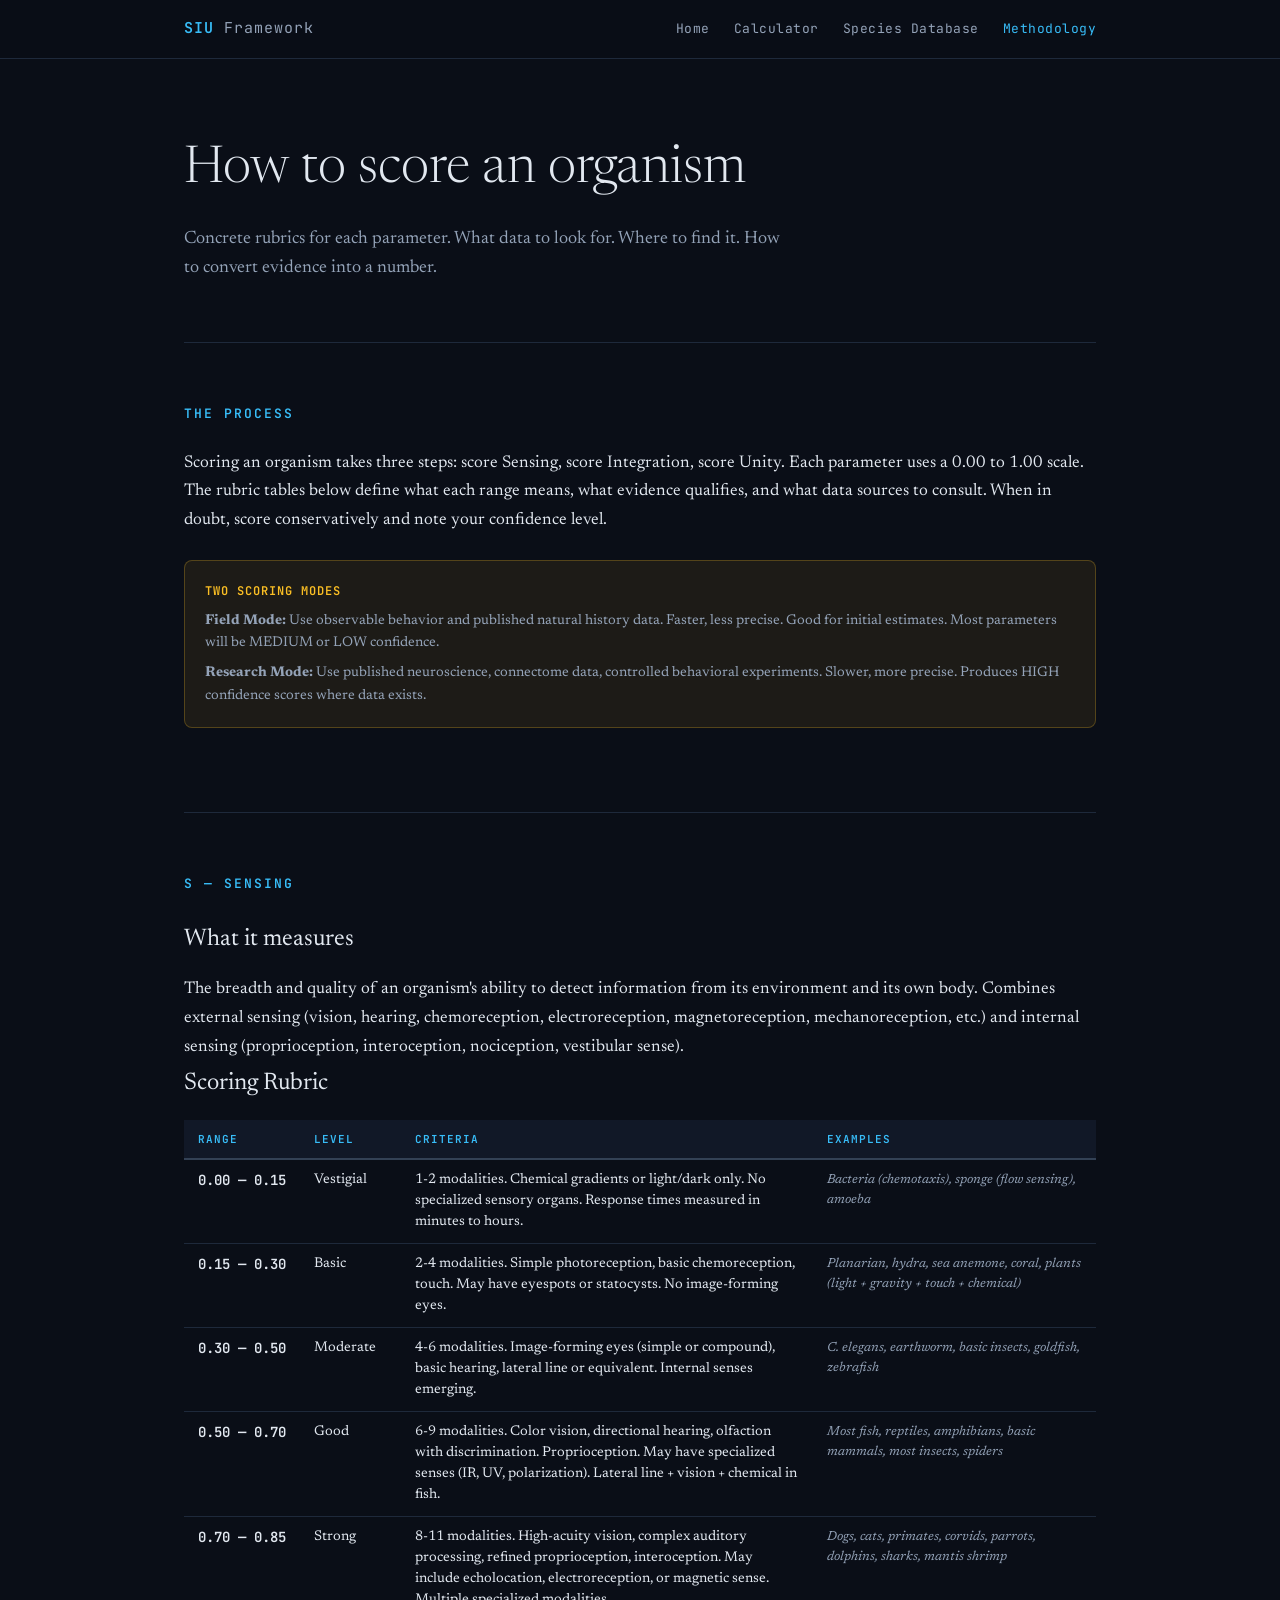
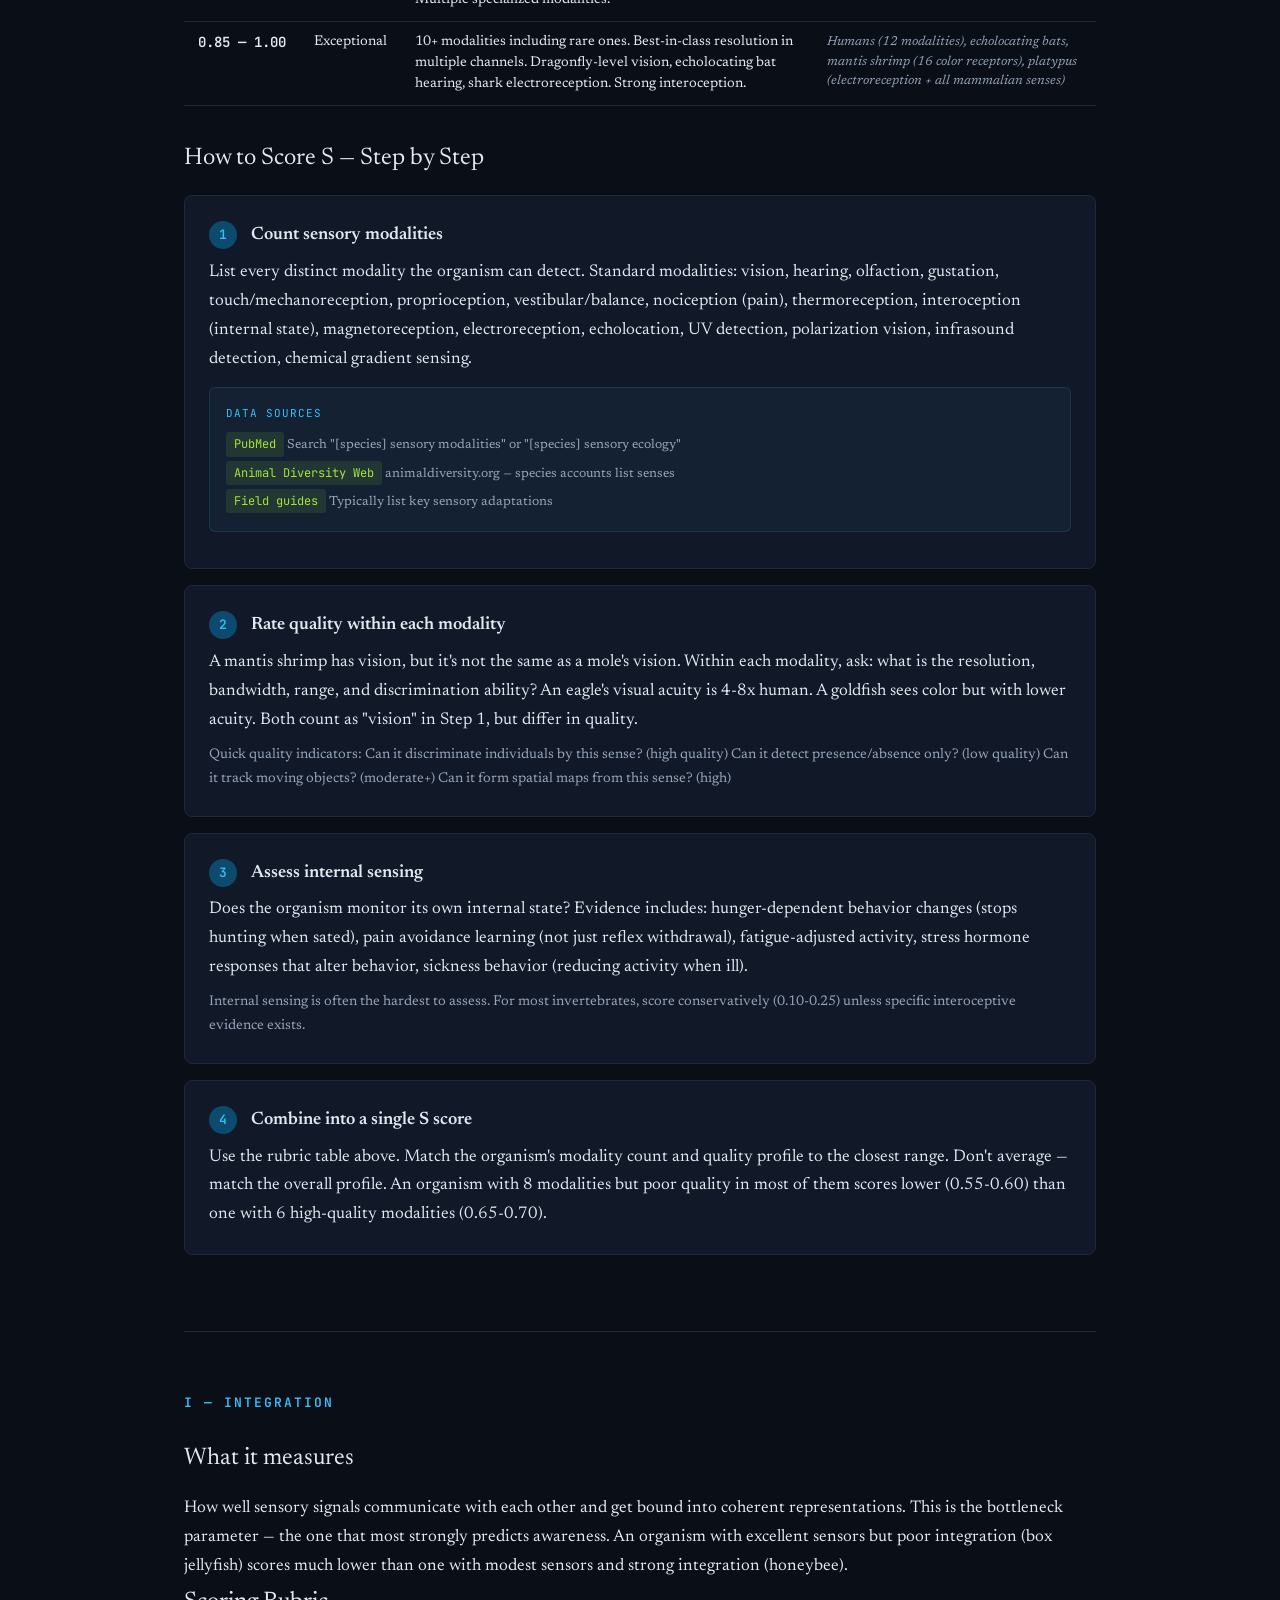
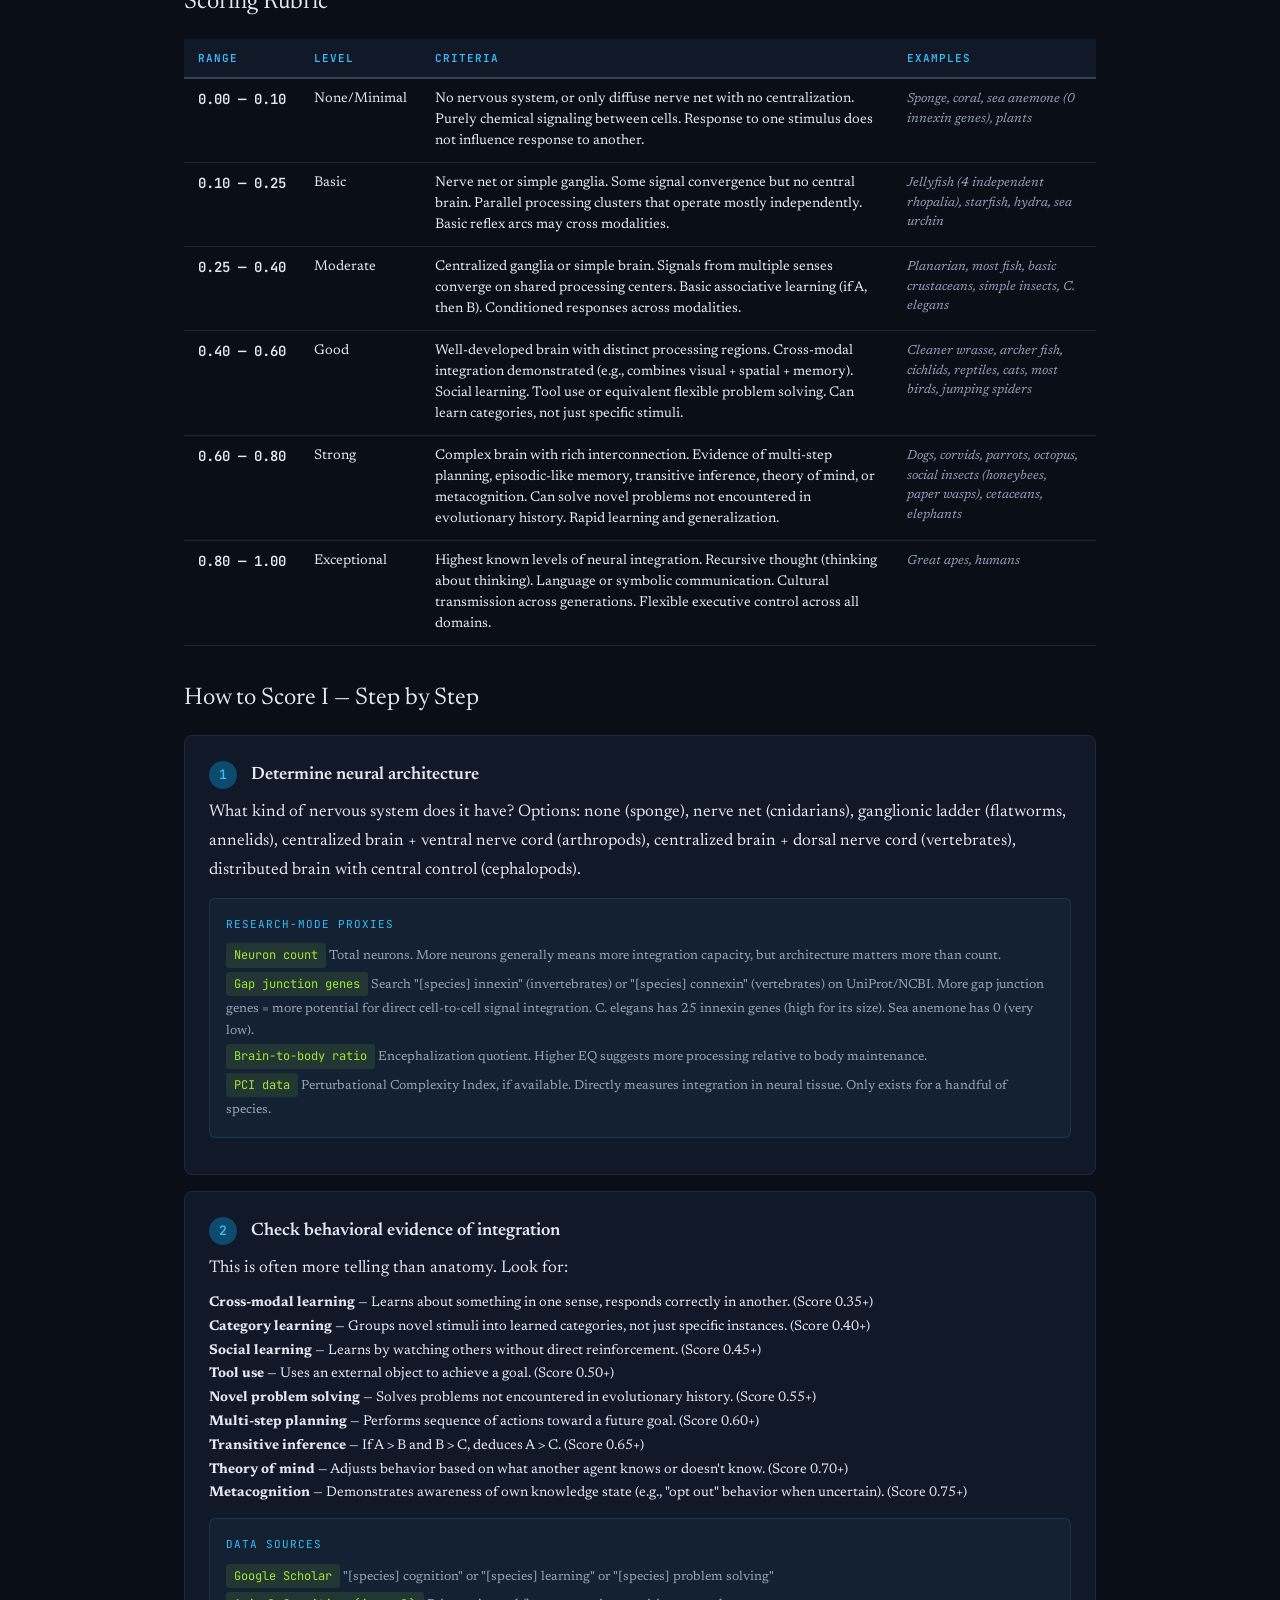
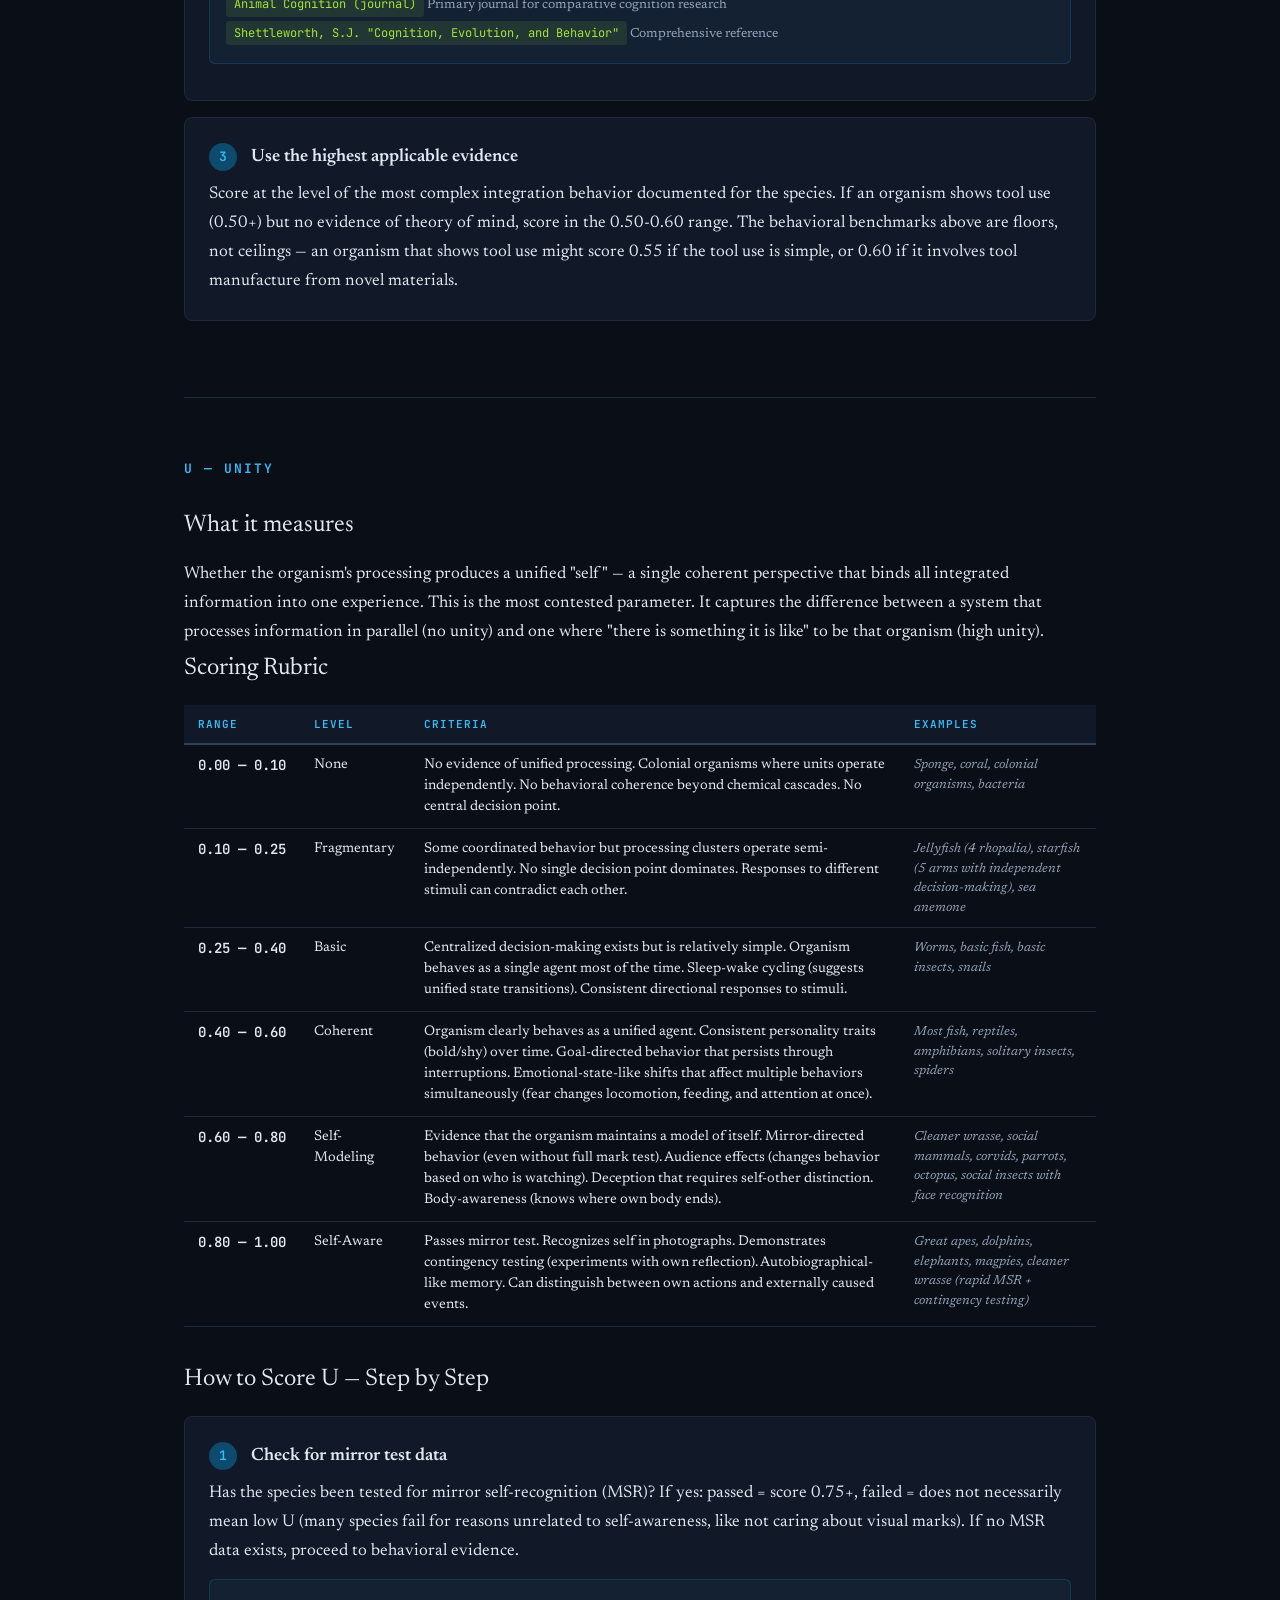
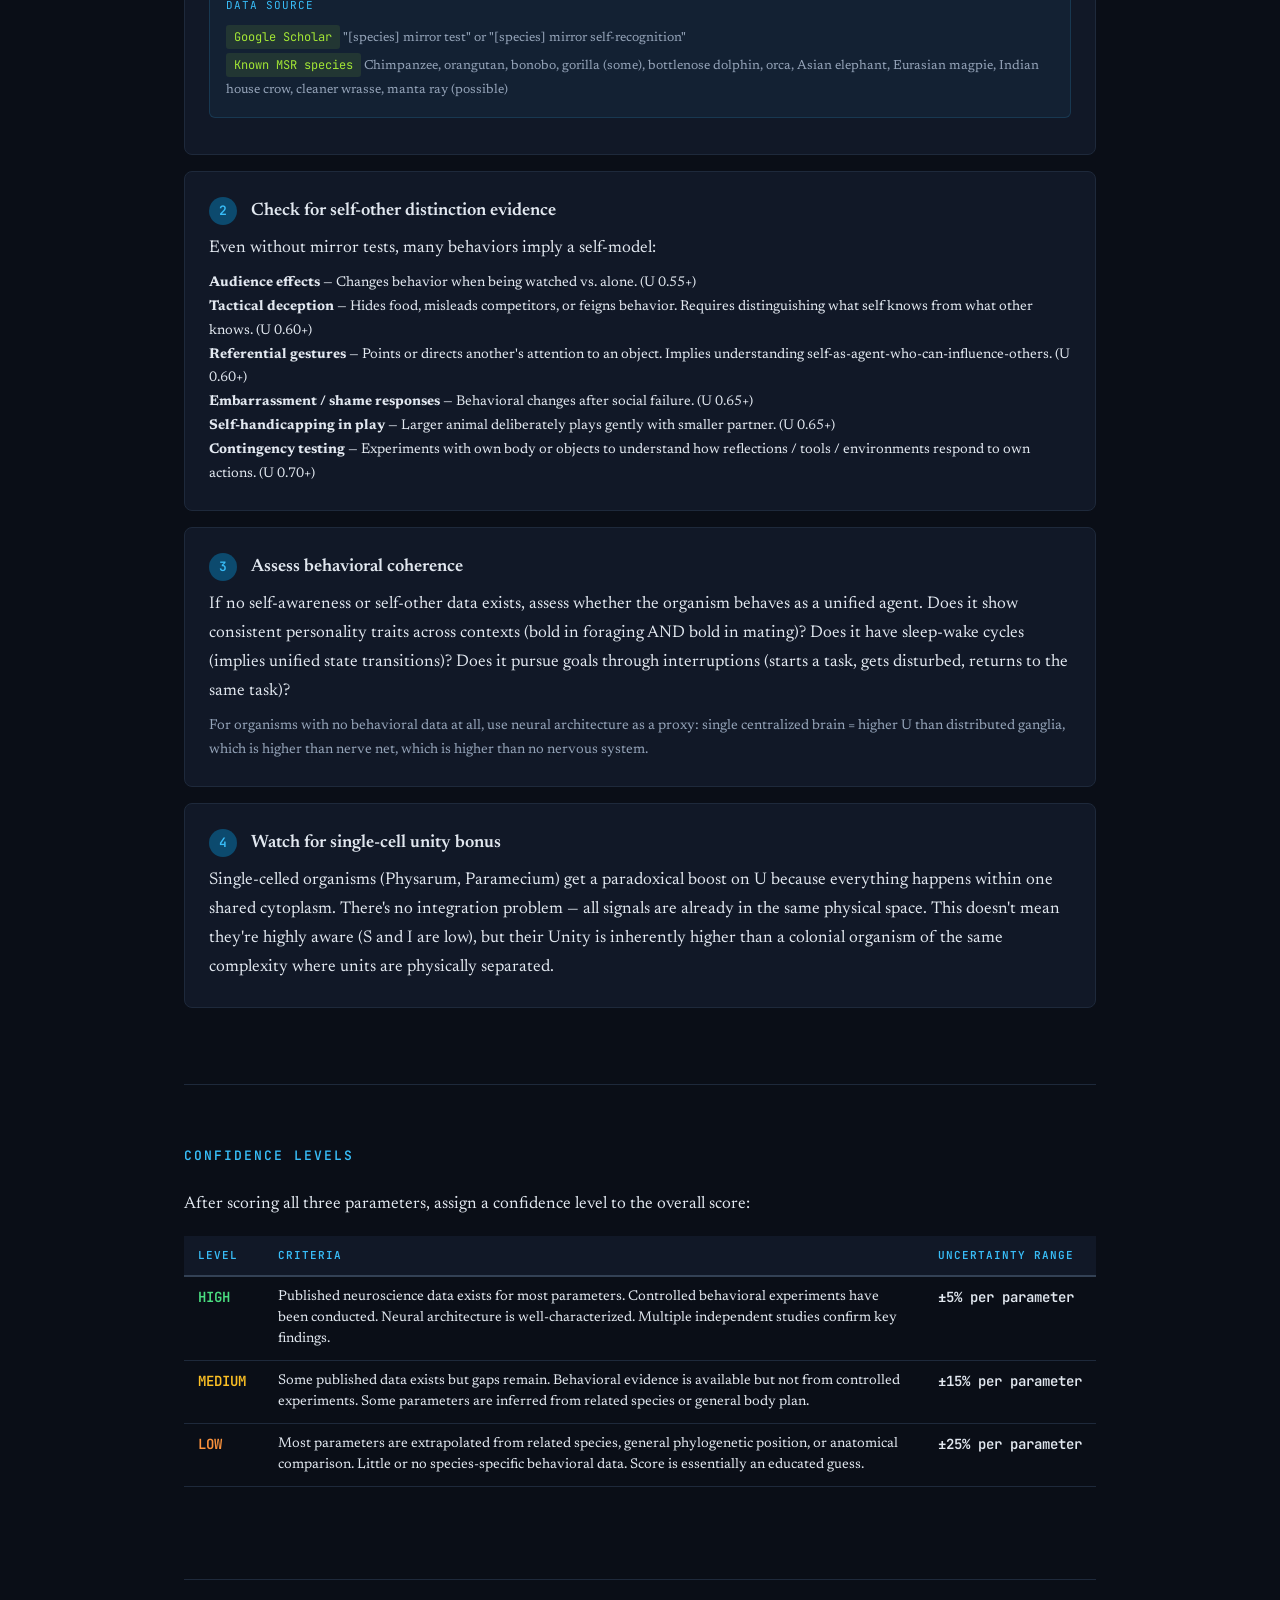
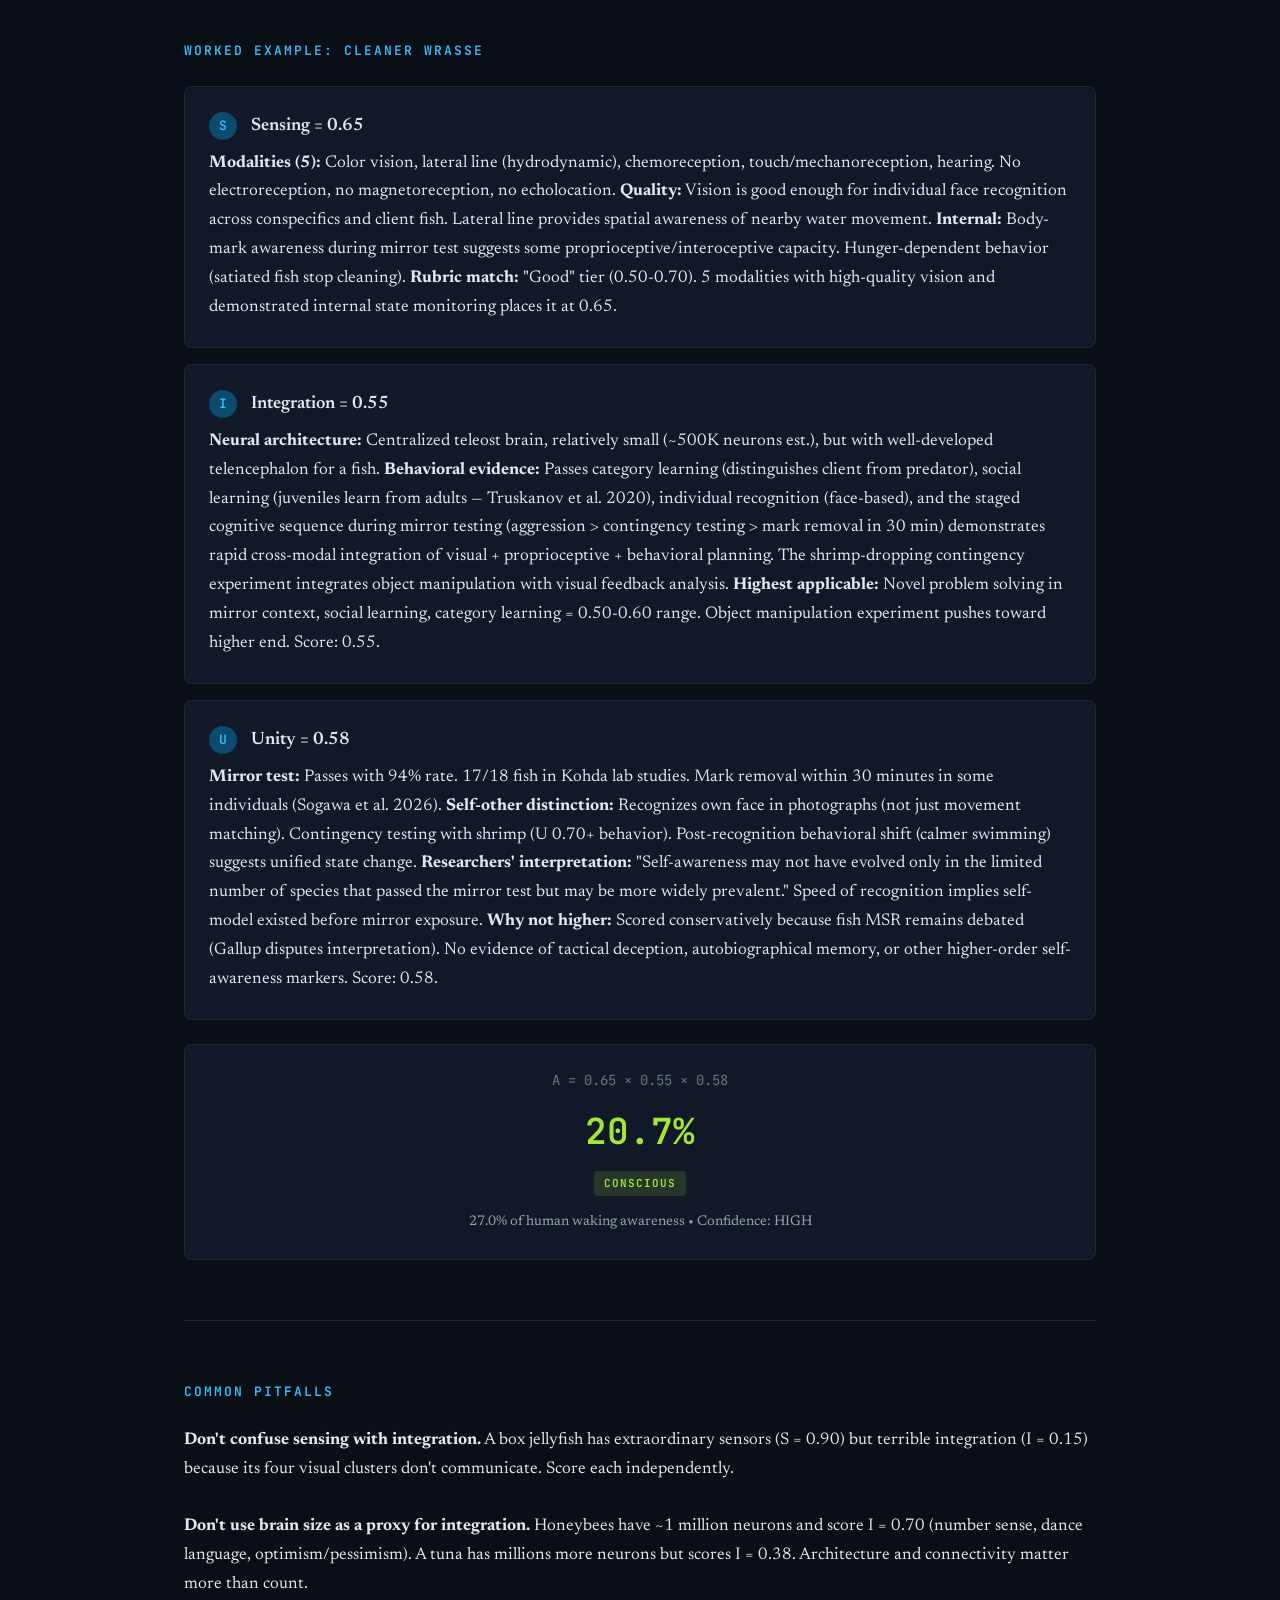
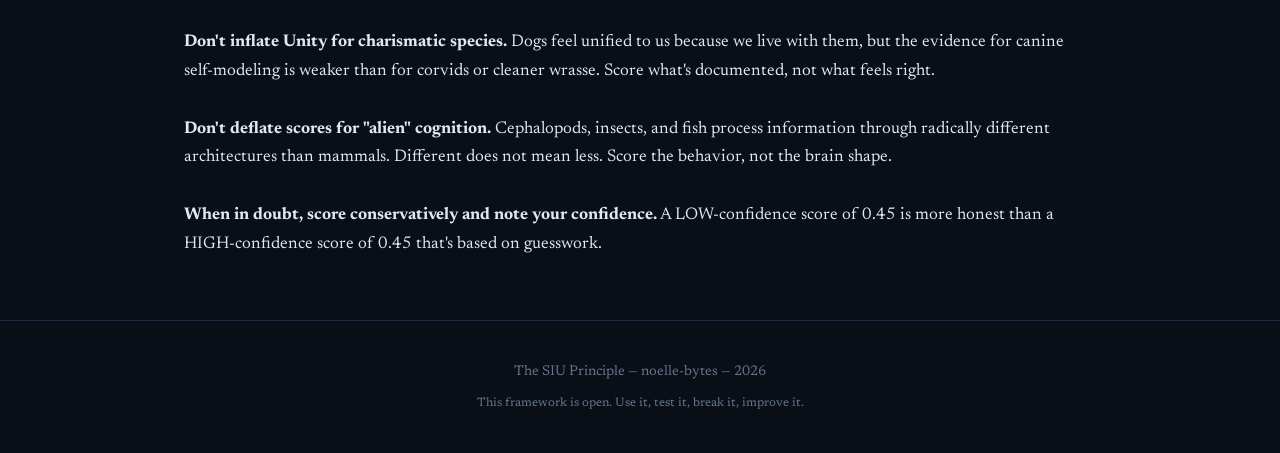
<file: methodology (1).html>
<!DOCTYPE html>
<html lang="en">
<head>
  <meta charset="UTF-8">
  <meta name="viewport" content="width=device-width, initial-scale=1.0">
  <title>Scoring Methodology - SIU Framework</title>
  <meta name="description" content="How to score any organism using the SIU awareness framework. Concrete rubrics, data sources, and step-by-step instructions.">
  <link rel="stylesheet" href="style.css">
  <link rel="manifest" href="manifest.json">
  <meta name="theme-color" content="#0a0a0f">
  <link rel="apple-touch-icon" href="icon-192.png">
  <meta name="apple-mobile-web-app-capable" content="yes">
  <style>
    .rubric-table { width: 100%; border-collapse: collapse; margin: 16px 0 32px; font-size: 14px; }
    .rubric-table th { background: var(--bg-card); padding: 10px 14px; text-align: left; font-family: var(--mono); font-size: 11px; text-transform: uppercase; letter-spacing: 1px; color: var(--accent); border-bottom: 2px solid var(--border-accent); }
    .rubric-table td { padding: 10px 14px; border-bottom: 1px solid var(--border); vertical-align: top; line-height: 1.5; }
    .rubric-table .range-cell { font-family: var(--mono); font-weight: 600; white-space: nowrap; min-width: 80px; }
    .rubric-table .example-cell { color: var(--text-dim); font-size: 13px; font-style: italic; }
    .step-box { background: var(--bg-card); border: 1px solid var(--border); border-radius: 8px; padding: 24px; margin: 16px 0; }
    .step-num { font-family: var(--mono); font-size: 13px; font-weight: 600; color: var(--accent); display: inline-block; background: var(--accent-dim); width: 28px; height: 28px; line-height: 28px; text-align: center; border-radius: 50%; margin-right: 10px; }
    .step-title { font-family: var(--serif); font-size: 18px; font-weight: 600; display: inline; }
    .data-source { font-family: var(--mono); font-size: 12px; color: var(--tier-conscious); background: rgba(163,230,53,0.1); padding: 2px 8px; border-radius: 3px; display: inline-block; margin: 2px 0; }
    .proxy-box { background: rgba(56, 189, 248, 0.06); border: 1px solid rgba(56, 189, 248, 0.15); border-radius: 6px; padding: 16px; margin: 12px 0; }
    .proxy-title { font-family: var(--mono); font-size: 11px; color: var(--accent); text-transform: uppercase; letter-spacing: 1px; margin-bottom: 8px; }
  </style>
</head>
<body>

<nav>
  <div class="container">
    <a href="index.html" class="logo">SIU <span>Framework</span></a>
    <div class="links">
      <a href="index.html">Home</a>
      <a href="calculator.html">Calculator</a>
      <a href="species.html">Species Database</a>
      <a href="methodology.html" class="active">Methodology</a>
    </div>
  </div>
</nav>

<div class="container">

  <div class="hero">
    <h1>How to score an organism</h1>
    <p class="subtitle">Concrete rubrics for each parameter. What data to look for. Where to find it. How to convert evidence into a number.</p>
  </div>

  <section>
    <h2>The Process</h2>
    <p>Scoring an organism takes three steps: score Sensing, score Integration, score Unity. Each parameter uses a 0.00 to 1.00 scale. The rubric tables below define what each range means, what evidence qualifies, and what data sources to consult. When in doubt, score conservatively and note your confidence level.</p>

    <div class="caveat">
      <div class="caveat-title">Two Scoring Modes</div>
      <p><strong>Field Mode:</strong> Use observable behavior and published natural history data. Faster, less precise. Good for initial estimates. Most parameters will be MEDIUM or LOW confidence.</p>
      <p style="margin-top: 8px;"><strong>Research Mode:</strong> Use published neuroscience, connectome data, controlled behavioral experiments. Slower, more precise. Produces HIGH confidence scores where data exists.</p>
    </div>
  </section>

  <!-- ============================== SENSING ============================== -->
  <section>
    <h2>S — Sensing</h2>
    <h3>What it measures</h3>
    <p>The breadth and quality of an organism's ability to detect information from its environment and its own body. Combines external sensing (vision, hearing, chemoreception, electroreception, magnetoreception, mechanoreception, etc.) and internal sensing (proprioception, interoception, nociception, vestibular sense).</p>

    <h3>Scoring Rubric</h3>
    <table class="rubric-table">
      <tr><th>Range</th><th>Level</th><th>Criteria</th><th>Examples</th></tr>
      <tr>
        <td class="range-cell">0.00 — 0.15</td>
        <td>Vestigial</td>
        <td>1-2 modalities. Chemical gradients or light/dark only. No specialized sensory organs. Response times measured in minutes to hours.</td>
        <td class="example-cell">Bacteria (chemotaxis), sponge (flow sensing), amoeba</td>
      </tr>
      <tr>
        <td class="range-cell">0.15 — 0.30</td>
        <td>Basic</td>
        <td>2-4 modalities. Simple photoreception, basic chemoreception, touch. May have eyespots or statocysts. No image-forming eyes.</td>
        <td class="example-cell">Planarian, hydra, sea anemone, coral, plants (light + gravity + touch + chemical)</td>
      </tr>
      <tr>
        <td class="range-cell">0.30 — 0.50</td>
        <td>Moderate</td>
        <td>4-6 modalities. Image-forming eyes (simple or compound), basic hearing, lateral line or equivalent. Internal senses emerging.</td>
        <td class="example-cell">C. elegans, earthworm, basic insects, goldfish, zebrafish</td>
      </tr>
      <tr>
        <td class="range-cell">0.50 — 0.70</td>
        <td>Good</td>
        <td>6-9 modalities. Color vision, directional hearing, olfaction with discrimination. Proprioception. May have specialized senses (IR, UV, polarization). Lateral line + vision + chemical in fish.</td>
        <td class="example-cell">Most fish, reptiles, amphibians, basic mammals, most insects, spiders</td>
      </tr>
      <tr>
        <td class="range-cell">0.70 — 0.85</td>
        <td>Strong</td>
        <td>8-11 modalities. High-acuity vision, complex auditory processing, refined proprioception, interoception. May include echolocation, electroreception, or magnetic sense. Multiple specialized modalities.</td>
        <td class="example-cell">Dogs, cats, primates, corvids, parrots, dolphins, sharks, mantis shrimp</td>
      </tr>
      <tr>
        <td class="range-cell">0.85 — 1.00</td>
        <td>Exceptional</td>
        <td>10+ modalities including rare ones. Best-in-class resolution in multiple channels. Dragonfly-level vision, echolocating bat hearing, shark electroreception. Strong interoception.</td>
        <td class="example-cell">Humans (12 modalities), echolocating bats, mantis shrimp (16 color receptors), platypus (electroreception + all mammalian senses)</td>
      </tr>
    </table>

    <h3>How to Score S — Step by Step</h3>

    <div class="step-box">
      <span class="step-num">1</span>
      <span class="step-title">Count sensory modalities</span>
      <p style="margin-top: 8px;">List every distinct modality the organism can detect. Standard modalities: vision, hearing, olfaction, gustation, touch/mechanoreception, proprioception, vestibular/balance, nociception (pain), thermoreception, interoception (internal state), magnetoreception, electroreception, echolocation, UV detection, polarization vision, infrasound detection, chemical gradient sensing.</p>
      <div class="proxy-box">
        <div class="proxy-title">Data Sources</div>
        <p style="font-size: 13px; color: var(--text-dim);">
          <span class="data-source">PubMed</span> Search "[species] sensory modalities" or "[species] sensory ecology"<br>
          <span class="data-source">Animal Diversity Web</span> animaldiversity.org — species accounts list senses<br>
          <span class="data-source">Field guides</span> Typically list key sensory adaptations
        </p>
      </div>
    </div>

    <div class="step-box">
      <span class="step-num">2</span>
      <span class="step-title">Rate quality within each modality</span>
      <p style="margin-top: 8px;">A mantis shrimp has vision, but it's not the same as a mole's vision. Within each modality, ask: what is the resolution, bandwidth, range, and discrimination ability? An eagle's visual acuity is 4-8x human. A goldfish sees color but with lower acuity. Both count as "vision" in Step 1, but differ in quality.</p>
      <p style="margin-top: 8px; font-size: 14px; color: var(--text-dim);">Quick quality indicators: Can it discriminate individuals by this sense? (high quality) Can it detect presence/absence only? (low quality) Can it track moving objects? (moderate+) Can it form spatial maps from this sense? (high)</p>
    </div>

    <div class="step-box">
      <span class="step-num">3</span>
      <span class="step-title">Assess internal sensing</span>
      <p style="margin-top: 8px;">Does the organism monitor its own internal state? Evidence includes: hunger-dependent behavior changes (stops hunting when sated), pain avoidance learning (not just reflex withdrawal), fatigue-adjusted activity, stress hormone responses that alter behavior, sickness behavior (reducing activity when ill).</p>
      <p style="margin-top: 8px; font-size: 14px; color: var(--text-dim);">Internal sensing is often the hardest to assess. For most invertebrates, score conservatively (0.10-0.25) unless specific interoceptive evidence exists.</p>
    </div>

    <div class="step-box">
      <span class="step-num">4</span>
      <span class="step-title">Combine into a single S score</span>
      <p style="margin-top: 8px;">Use the rubric table above. Match the organism's modality count and quality profile to the closest range. Don't average — match the overall profile. An organism with 8 modalities but poor quality in most of them scores lower (0.55-0.60) than one with 6 high-quality modalities (0.65-0.70).</p>
    </div>
  </section>

  <!-- ============================== INTEGRATION ============================== -->
  <section>
    <h2>I — Integration</h2>
    <h3>What it measures</h3>
    <p>How well sensory signals communicate with each other and get bound into coherent representations. This is the bottleneck parameter — the one that most strongly predicts awareness. An organism with excellent sensors but poor integration (box jellyfish) scores much lower than one with modest sensors and strong integration (honeybee).</p>

    <h3>Scoring Rubric</h3>
    <table class="rubric-table">
      <tr><th>Range</th><th>Level</th><th>Criteria</th><th>Examples</th></tr>
      <tr>
        <td class="range-cell">0.00 — 0.10</td>
        <td>None/Minimal</td>
        <td>No nervous system, or only diffuse nerve net with no centralization. Purely chemical signaling between cells. Response to one stimulus does not influence response to another.</td>
        <td class="example-cell">Sponge, coral, sea anemone (0 innexin genes), plants</td>
      </tr>
      <tr>
        <td class="range-cell">0.10 — 0.25</td>
        <td>Basic</td>
        <td>Nerve net or simple ganglia. Some signal convergence but no central brain. Parallel processing clusters that operate mostly independently. Basic reflex arcs may cross modalities.</td>
        <td class="example-cell">Jellyfish (4 independent rhopalia), starfish, hydra, sea urchin</td>
      </tr>
      <tr>
        <td class="range-cell">0.25 — 0.40</td>
        <td>Moderate</td>
        <td>Centralized ganglia or simple brain. Signals from multiple senses converge on shared processing centers. Basic associative learning (if A, then B). Conditioned responses across modalities.</td>
        <td class="example-cell">Planarian, most fish, basic crustaceans, simple insects, C. elegans</td>
      </tr>
      <tr>
        <td class="range-cell">0.40 — 0.60</td>
        <td>Good</td>
        <td>Well-developed brain with distinct processing regions. Cross-modal integration demonstrated (e.g., combines visual + spatial + memory). Social learning. Tool use or equivalent flexible problem solving. Can learn categories, not just specific stimuli.</td>
        <td class="example-cell">Cleaner wrasse, archer fish, cichlids, reptiles, cats, most birds, jumping spiders</td>
      </tr>
      <tr>
        <td class="range-cell">0.60 — 0.80</td>
        <td>Strong</td>
        <td>Complex brain with rich interconnection. Evidence of multi-step planning, episodic-like memory, transitive inference, theory of mind, or metacognition. Can solve novel problems not encountered in evolutionary history. Rapid learning and generalization.</td>
        <td class="example-cell">Dogs, corvids, parrots, octopus, social insects (honeybees, paper wasps), cetaceans, elephants</td>
      </tr>
      <tr>
        <td class="range-cell">0.80 — 1.00</td>
        <td>Exceptional</td>
        <td>Highest known levels of neural integration. Recursive thought (thinking about thinking). Language or symbolic communication. Cultural transmission across generations. Flexible executive control across all domains.</td>
        <td class="example-cell">Great apes, humans</td>
      </tr>
    </table>

    <h3>How to Score I — Step by Step</h3>

    <div class="step-box">
      <span class="step-num">1</span>
      <span class="step-title">Determine neural architecture</span>
      <p style="margin-top: 8px;">What kind of nervous system does it have? Options: none (sponge), nerve net (cnidarians), ganglionic ladder (flatworms, annelids), centralized brain + ventral nerve cord (arthropods), centralized brain + dorsal nerve cord (vertebrates), distributed brain with central control (cephalopods).</p>
      <div class="proxy-box">
        <div class="proxy-title">Research-Mode Proxies</div>
        <p style="font-size: 13px; color: var(--text-dim);">
          <span class="data-source">Neuron count</span> Total neurons. More neurons generally means more integration capacity, but architecture matters more than count.<br>
          <span class="data-source">Gap junction genes</span> Search "[species] innexin" (invertebrates) or "[species] connexin" (vertebrates) on UniProt/NCBI. More gap junction genes = more potential for direct cell-to-cell signal integration. C. elegans has 25 innexin genes (high for its size). Sea anemone has 0 (very low).<br>
          <span class="data-source">Brain-to-body ratio</span> Encephalization quotient. Higher EQ suggests more processing relative to body maintenance.<br>
          <span class="data-source">PCI data</span> Perturbational Complexity Index, if available. Directly measures integration in neural tissue. Only exists for a handful of species.
        </p>
      </div>
    </div>

    <div class="step-box">
      <span class="step-num">2</span>
      <span class="step-title">Check behavioral evidence of integration</span>
      <p style="margin-top: 8px;">This is often more telling than anatomy. Look for:</p>
      <p style="margin-top: 8px; font-size: 14px;">
        <strong>Cross-modal learning</strong> — Learns about something in one sense, responds correctly in another. (Score 0.35+)<br>
        <strong>Category learning</strong> — Groups novel stimuli into learned categories, not just specific instances. (Score 0.40+)<br>
        <strong>Social learning</strong> — Learns by watching others without direct reinforcement. (Score 0.45+)<br>
        <strong>Tool use</strong> — Uses an external object to achieve a goal. (Score 0.50+)<br>
        <strong>Novel problem solving</strong> — Solves problems not encountered in evolutionary history. (Score 0.55+)<br>
        <strong>Multi-step planning</strong> — Performs sequence of actions toward a future goal. (Score 0.60+)<br>
        <strong>Transitive inference</strong> — If A > B and B > C, deduces A > C. (Score 0.65+)<br>
        <strong>Theory of mind</strong> — Adjusts behavior based on what another agent knows or doesn't know. (Score 0.70+)<br>
        <strong>Metacognition</strong> — Demonstrates awareness of own knowledge state (e.g., "opt out" behavior when uncertain). (Score 0.75+)
      </p>
      <div class="proxy-box">
        <div class="proxy-title">Data Sources</div>
        <p style="font-size: 13px; color: var(--text-dim);">
          <span class="data-source">Google Scholar</span> "[species] cognition" or "[species] learning" or "[species] problem solving"<br>
          <span class="data-source">Animal Cognition (journal)</span> Primary journal for comparative cognition research<br>
          <span class="data-source">Shettleworth, S.J. "Cognition, Evolution, and Behavior"</span> Comprehensive reference
        </p>
      </div>
    </div>

    <div class="step-box">
      <span class="step-num">3</span>
      <span class="step-title">Use the highest applicable evidence</span>
      <p style="margin-top: 8px;">Score at the level of the most complex integration behavior documented for the species. If an organism shows tool use (0.50+) but no evidence of theory of mind, score in the 0.50-0.60 range. The behavioral benchmarks above are floors, not ceilings — an organism that shows tool use might score 0.55 if the tool use is simple, or 0.60 if it involves tool manufacture from novel materials.</p>
    </div>
  </section>

  <!-- ============================== UNITY ============================== -->
  <section>
    <h2>U — Unity</h2>
    <h3>What it measures</h3>
    <p>Whether the organism's processing produces a unified "self" — a single coherent perspective that binds all integrated information into one experience. This is the most contested parameter. It captures the difference between a system that processes information in parallel (no unity) and one where "there is something it is like" to be that organism (high unity).</p>

    <h3>Scoring Rubric</h3>
    <table class="rubric-table">
      <tr><th>Range</th><th>Level</th><th>Criteria</th><th>Examples</th></tr>
      <tr>
        <td class="range-cell">0.00 — 0.10</td>
        <td>None</td>
        <td>No evidence of unified processing. Colonial organisms where units operate independently. No behavioral coherence beyond chemical cascades. No central decision point.</td>
        <td class="example-cell">Sponge, coral, colonial organisms, bacteria</td>
      </tr>
      <tr>
        <td class="range-cell">0.10 — 0.25</td>
        <td>Fragmentary</td>
        <td>Some coordinated behavior but processing clusters operate semi-independently. No single decision point dominates. Responses to different stimuli can contradict each other.</td>
        <td class="example-cell">Jellyfish (4 rhopalia), starfish (5 arms with independent decision-making), sea anemone</td>
      </tr>
      <tr>
        <td class="range-cell">0.25 — 0.40</td>
        <td>Basic</td>
        <td>Centralized decision-making exists but is relatively simple. Organism behaves as a single agent most of the time. Sleep-wake cycling (suggests unified state transitions). Consistent directional responses to stimuli.</td>
        <td class="example-cell">Worms, basic fish, basic insects, snails</td>
      </tr>
      <tr>
        <td class="range-cell">0.40 — 0.60</td>
        <td>Coherent</td>
        <td>Organism clearly behaves as a unified agent. Consistent personality traits (bold/shy) over time. Goal-directed behavior that persists through interruptions. Emotional-state-like shifts that affect multiple behaviors simultaneously (fear changes locomotion, feeding, and attention at once).</td>
        <td class="example-cell">Most fish, reptiles, amphibians, solitary insects, spiders</td>
      </tr>
      <tr>
        <td class="range-cell">0.60 — 0.80</td>
        <td>Self-Modeling</td>
        <td>Evidence that the organism maintains a model of itself. Mirror-directed behavior (even without full mark test). Audience effects (changes behavior based on who is watching). Deception that requires self-other distinction. Body-awareness (knows where own body ends).</td>
        <td class="example-cell">Cleaner wrasse, social mammals, corvids, parrots, octopus, social insects with face recognition</td>
      </tr>
      <tr>
        <td class="range-cell">0.80 — 1.00</td>
        <td>Self-Aware</td>
        <td>Passes mirror test. Recognizes self in photographs. Demonstrates contingency testing (experiments with own reflection). Autobiographical-like memory. Can distinguish between own actions and externally caused events.</td>
        <td class="example-cell">Great apes, dolphins, elephants, magpies, cleaner wrasse (rapid MSR + contingency testing)</td>
      </tr>
    </table>

    <h3>How to Score U — Step by Step</h3>

    <div class="step-box">
      <span class="step-num">1</span>
      <span class="step-title">Check for mirror test data</span>
      <p style="margin-top: 8px;">Has the species been tested for mirror self-recognition (MSR)? If yes: passed = score 0.75+, failed = does not necessarily mean low U (many species fail for reasons unrelated to self-awareness, like not caring about visual marks). If no MSR data exists, proceed to behavioral evidence.</p>
      <div class="proxy-box">
        <div class="proxy-title">Data Source</div>
        <p style="font-size: 13px; color: var(--text-dim);">
          <span class="data-source">Google Scholar</span> "[species] mirror test" or "[species] mirror self-recognition"<br>
          <span class="data-source">Known MSR species</span> Chimpanzee, orangutan, bonobo, gorilla (some), bottlenose dolphin, orca, Asian elephant, Eurasian magpie, Indian house crow, cleaner wrasse, manta ray (possible)
        </p>
      </div>
    </div>

    <div class="step-box">
      <span class="step-num">2</span>
      <span class="step-title">Check for self-other distinction evidence</span>
      <p style="margin-top: 8px;">Even without mirror tests, many behaviors imply a self-model:</p>
      <p style="margin-top: 8px; font-size: 14px;">
        <strong>Audience effects</strong> — Changes behavior when being watched vs. alone. (U 0.55+)<br>
        <strong>Tactical deception</strong> — Hides food, misleads competitors, or feigns behavior. Requires distinguishing what self knows from what other knows. (U 0.60+)<br>
        <strong>Referential gestures</strong> — Points or directs another's attention to an object. Implies understanding self-as-agent-who-can-influence-others. (U 0.60+)<br>
        <strong>Embarrassment / shame responses</strong> — Behavioral changes after social failure. (U 0.65+)<br>
        <strong>Self-handicapping in play</strong> — Larger animal deliberately plays gently with smaller partner. (U 0.65+)<br>
        <strong>Contingency testing</strong> — Experiments with own body or objects to understand how reflections / tools / environments respond to own actions. (U 0.70+)
      </p>
    </div>

    <div class="step-box">
      <span class="step-num">3</span>
      <span class="step-title">Assess behavioral coherence</span>
      <p style="margin-top: 8px;">If no self-awareness or self-other data exists, assess whether the organism behaves as a unified agent. Does it show consistent personality traits across contexts (bold in foraging AND bold in mating)? Does it have sleep-wake cycles (implies unified state transitions)? Does it pursue goals through interruptions (starts a task, gets disturbed, returns to the same task)?</p>
      <p style="margin-top: 8px; font-size: 14px; color: var(--text-dim);">For organisms with no behavioral data at all, use neural architecture as a proxy: single centralized brain = higher U than distributed ganglia, which is higher than nerve net, which is higher than no nervous system.</p>
    </div>

    <div class="step-box">
      <span class="step-num">4</span>
      <span class="step-title">Watch for single-cell unity bonus</span>
      <p style="margin-top: 8px;">Single-celled organisms (Physarum, Paramecium) get a paradoxical boost on U because everything happens within one shared cytoplasm. There's no integration problem — all signals are already in the same physical space. This doesn't mean they're highly aware (S and I are low), but their Unity is inherently higher than a colonial organism of the same complexity where units are physically separated.</p>
    </div>
  </section>

  <!-- ============================== CONFIDENCE ============================== -->
  <section>
    <h2>Confidence Levels</h2>
    <p>After scoring all three parameters, assign a confidence level to the overall score:</p>
    <table class="rubric-table">
      <tr><th>Level</th><th>Criteria</th><th>Uncertainty Range</th></tr>
      <tr>
        <td class="range-cell" style="color: var(--tier-selfaware)">HIGH</td>
        <td>Published neuroscience data exists for most parameters. Controlled behavioral experiments have been conducted. Neural architecture is well-characterized. Multiple independent studies confirm key findings.</td>
        <td class="range-cell">&pm;5% per parameter</td>
      </tr>
      <tr>
        <td class="range-cell" style="color: var(--tier-subconscious)">MEDIUM</td>
        <td>Some published data exists but gaps remain. Behavioral evidence is available but not from controlled experiments. Some parameters are inferred from related species or general body plan.</td>
        <td class="range-cell">&pm;15% per parameter</td>
      </tr>
      <tr>
        <td class="range-cell" style="color: var(--tier-reactive)">LOW</td>
        <td>Most parameters are extrapolated from related species, general phylogenetic position, or anatomical comparison. Little or no species-specific behavioral data. Score is essentially an educated guess.</td>
        <td class="range-cell">&pm;25% per parameter</td>
      </tr>
    </table>
  </section>

  <!-- ============================== WORKED EXAMPLE ============================== -->
  <section>
    <h2>Worked Example: Cleaner Wrasse</h2>

    <div class="step-box">
      <span class="step-num">S</span>
      <span class="step-title">Sensing = 0.65</span>
      <p style="margin-top: 8px;"><strong>Modalities (5):</strong> Color vision, lateral line (hydrodynamic), chemoreception, touch/mechanoreception, hearing. No electroreception, no magnetoreception, no echolocation. <strong>Quality:</strong> Vision is good enough for individual face recognition across conspecifics and client fish. Lateral line provides spatial awareness of nearby water movement. <strong>Internal:</strong> Body-mark awareness during mirror test suggests some proprioceptive/interoceptive capacity. Hunger-dependent behavior (satiated fish stop cleaning). <strong>Rubric match:</strong> "Good" tier (0.50-0.70). 5 modalities with high-quality vision and demonstrated internal state monitoring places it at 0.65.</p>
    </div>

    <div class="step-box">
      <span class="step-num">I</span>
      <span class="step-title">Integration = 0.55</span>
      <p style="margin-top: 8px;"><strong>Neural architecture:</strong> Centralized teleost brain, relatively small (~500K neurons est.), but with well-developed telencephalon for a fish. <strong>Behavioral evidence:</strong> Passes category learning (distinguishes client from predator), social learning (juveniles learn from adults — Truskanov et al. 2020), individual recognition (face-based), and the staged cognitive sequence during mirror testing (aggression > contingency testing > mark removal in 30 min) demonstrates rapid cross-modal integration of visual + proprioceptive + behavioral planning. The shrimp-dropping contingency experiment integrates object manipulation with visual feedback analysis. <strong>Highest applicable:</strong> Novel problem solving in mirror context, social learning, category learning = 0.50-0.60 range. Object manipulation experiment pushes toward higher end. Score: 0.55.</p>
    </div>

    <div class="step-box">
      <span class="step-num">U</span>
      <span class="step-title">Unity = 0.58</span>
      <p style="margin-top: 8px;"><strong>Mirror test:</strong> Passes with 94% rate. 17/18 fish in Kohda lab studies. Mark removal within 30 minutes in some individuals (Sogawa et al. 2026). <strong>Self-other distinction:</strong> Recognizes own face in photographs (not just movement matching). Contingency testing with shrimp (U 0.70+ behavior). Post-recognition behavioral shift (calmer swimming) suggests unified state change. <strong>Researchers' interpretation:</strong> "Self-awareness may not have evolved only in the limited number of species that passed the mirror test but may be more widely prevalent." Speed of recognition implies self-model existed before mirror exposure. <strong>Why not higher:</strong> Scored conservatively because fish MSR remains debated (Gallup disputes interpretation). No evidence of tactical deception, autobiographical memory, or other higher-order self-awareness markers. Score: 0.58.</p>
    </div>

    <div class="card" style="margin-top: 24px; text-align: center;">
      <p style="font-family: var(--mono); font-size: 14px; color: var(--text-muted);">A = 0.65 &times; 0.55 &times; 0.58</p>
      <p style="font-family: var(--mono); font-size: 36px; font-weight: 600; color: var(--tier-conscious); margin: 8px 0;">20.7%</p>
      <p><span class="tier-badge tier-conscious">Conscious</span></p>
      <p style="font-size: 14px; color: var(--text-dim); margin-top: 12px;">27.0% of human waking awareness &bull; Confidence: HIGH</p>
    </div>
  </section>

  <section>
    <h2>Common Pitfalls</h2>
    <p><strong>Don't confuse sensing with integration.</strong> A box jellyfish has extraordinary sensors (S = 0.90) but terrible integration (I = 0.15) because its four visual clusters don't communicate. Score each independently.</p>
    <br>
    <p><strong>Don't use brain size as a proxy for integration.</strong> Honeybees have ~1 million neurons and score I = 0.70 (number sense, dance language, optimism/pessimism). A tuna has millions more neurons but scores I = 0.38. Architecture and connectivity matter more than count.</p>
    <br>
    <p><strong>Don't inflate Unity for charismatic species.</strong> Dogs feel unified to us because we live with them, but the evidence for canine self-modeling is weaker than for corvids or cleaner wrasse. Score what's documented, not what feels right.</p>
    <br>
    <p><strong>Don't deflate scores for "alien" cognition.</strong> Cephalopods, insects, and fish process information through radically different architectures than mammals. Different does not mean less. Score the behavior, not the brain shape.</p>
    <br>
    <p><strong>When in doubt, score conservatively and note your confidence.</strong> A LOW-confidence score of 0.45 is more honest than a HIGH-confidence score of 0.45 that's based on guesswork.</p>
  </section>

</div>

<footer>
  <div class="container">
    <p>The SIU Principle &mdash; noelle-bytes &mdash; 2026</p>
    <p style="margin-top: 8px; font-size: 12px;">This framework is open. Use it, test it, break it, improve it.</p>
  </div>
</footer>

<script>
if ('serviceWorker' in navigator) {
  navigator.serviceWorker.register('/sw.js')
    .then(() => console.log('SIU offline ready'))
    .catch(err => console.log('SW error:', err));
}
</script>
</body>
</html>
</file>
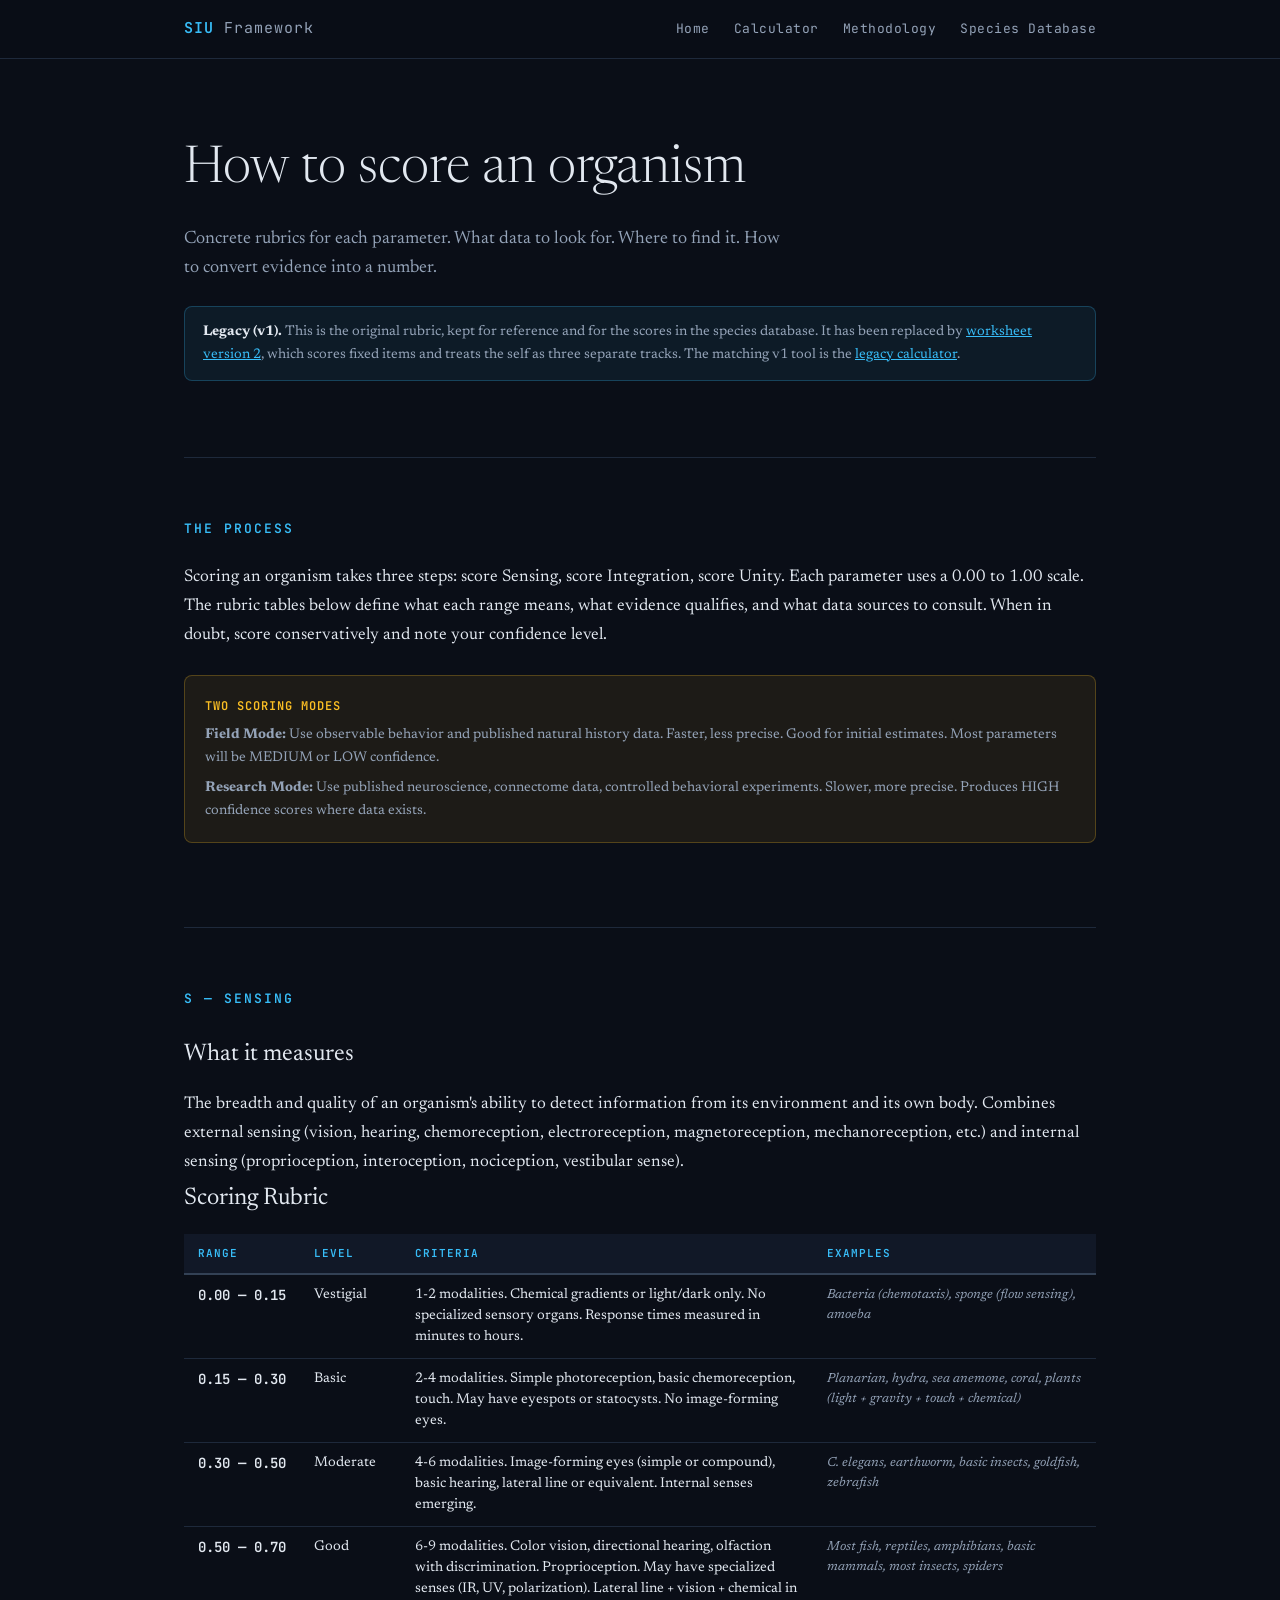
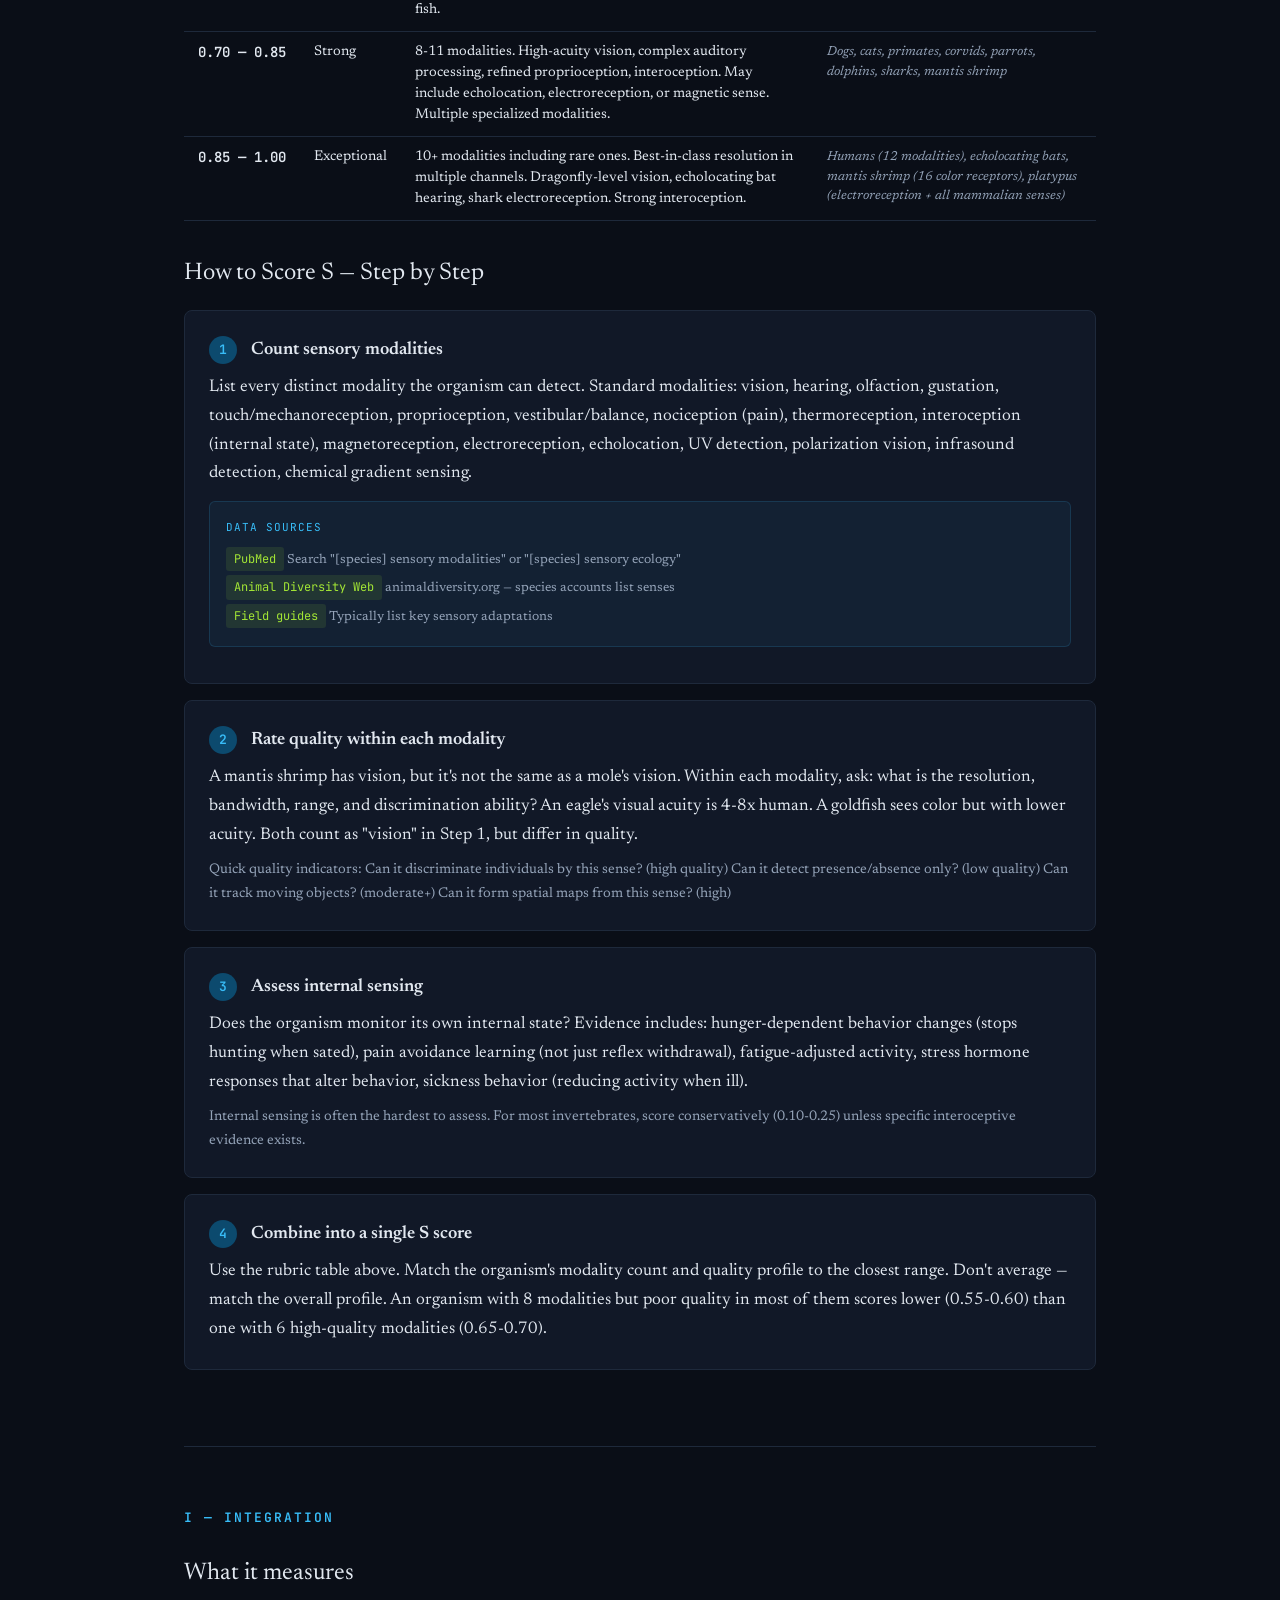
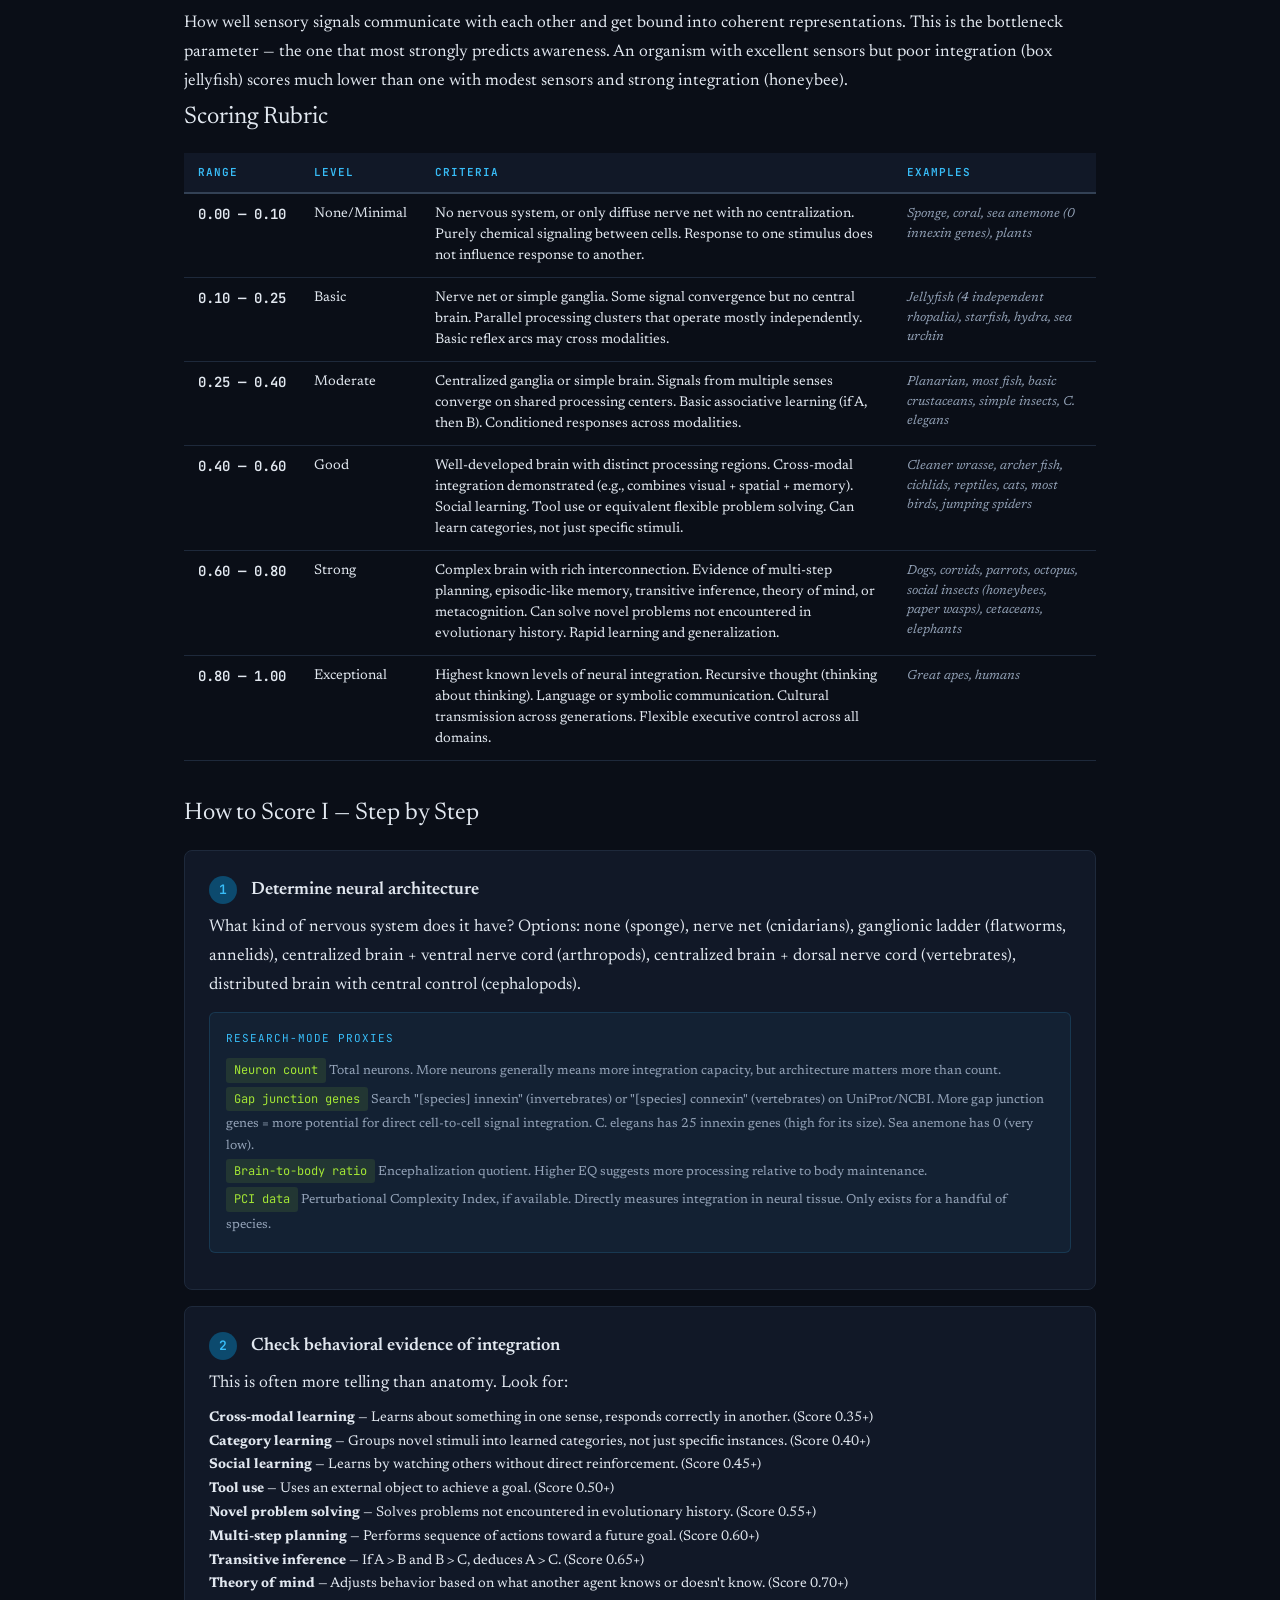
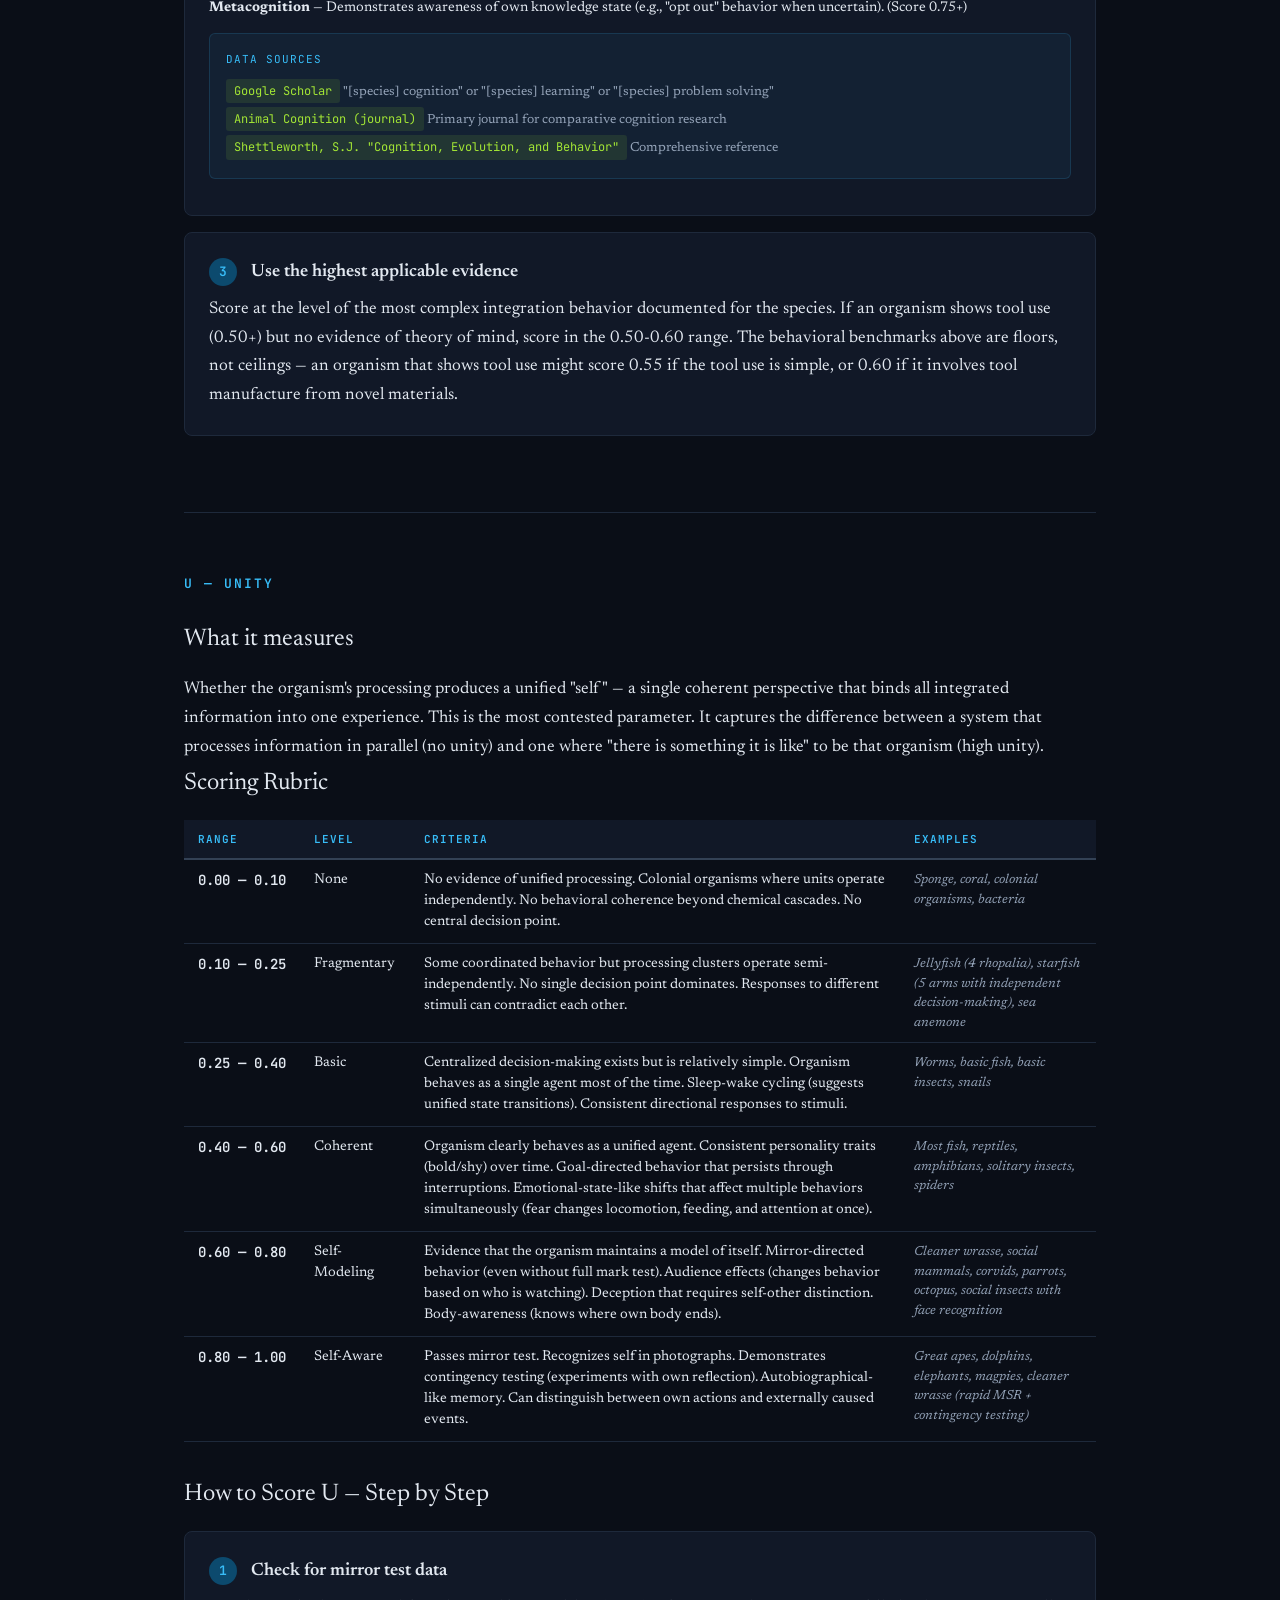
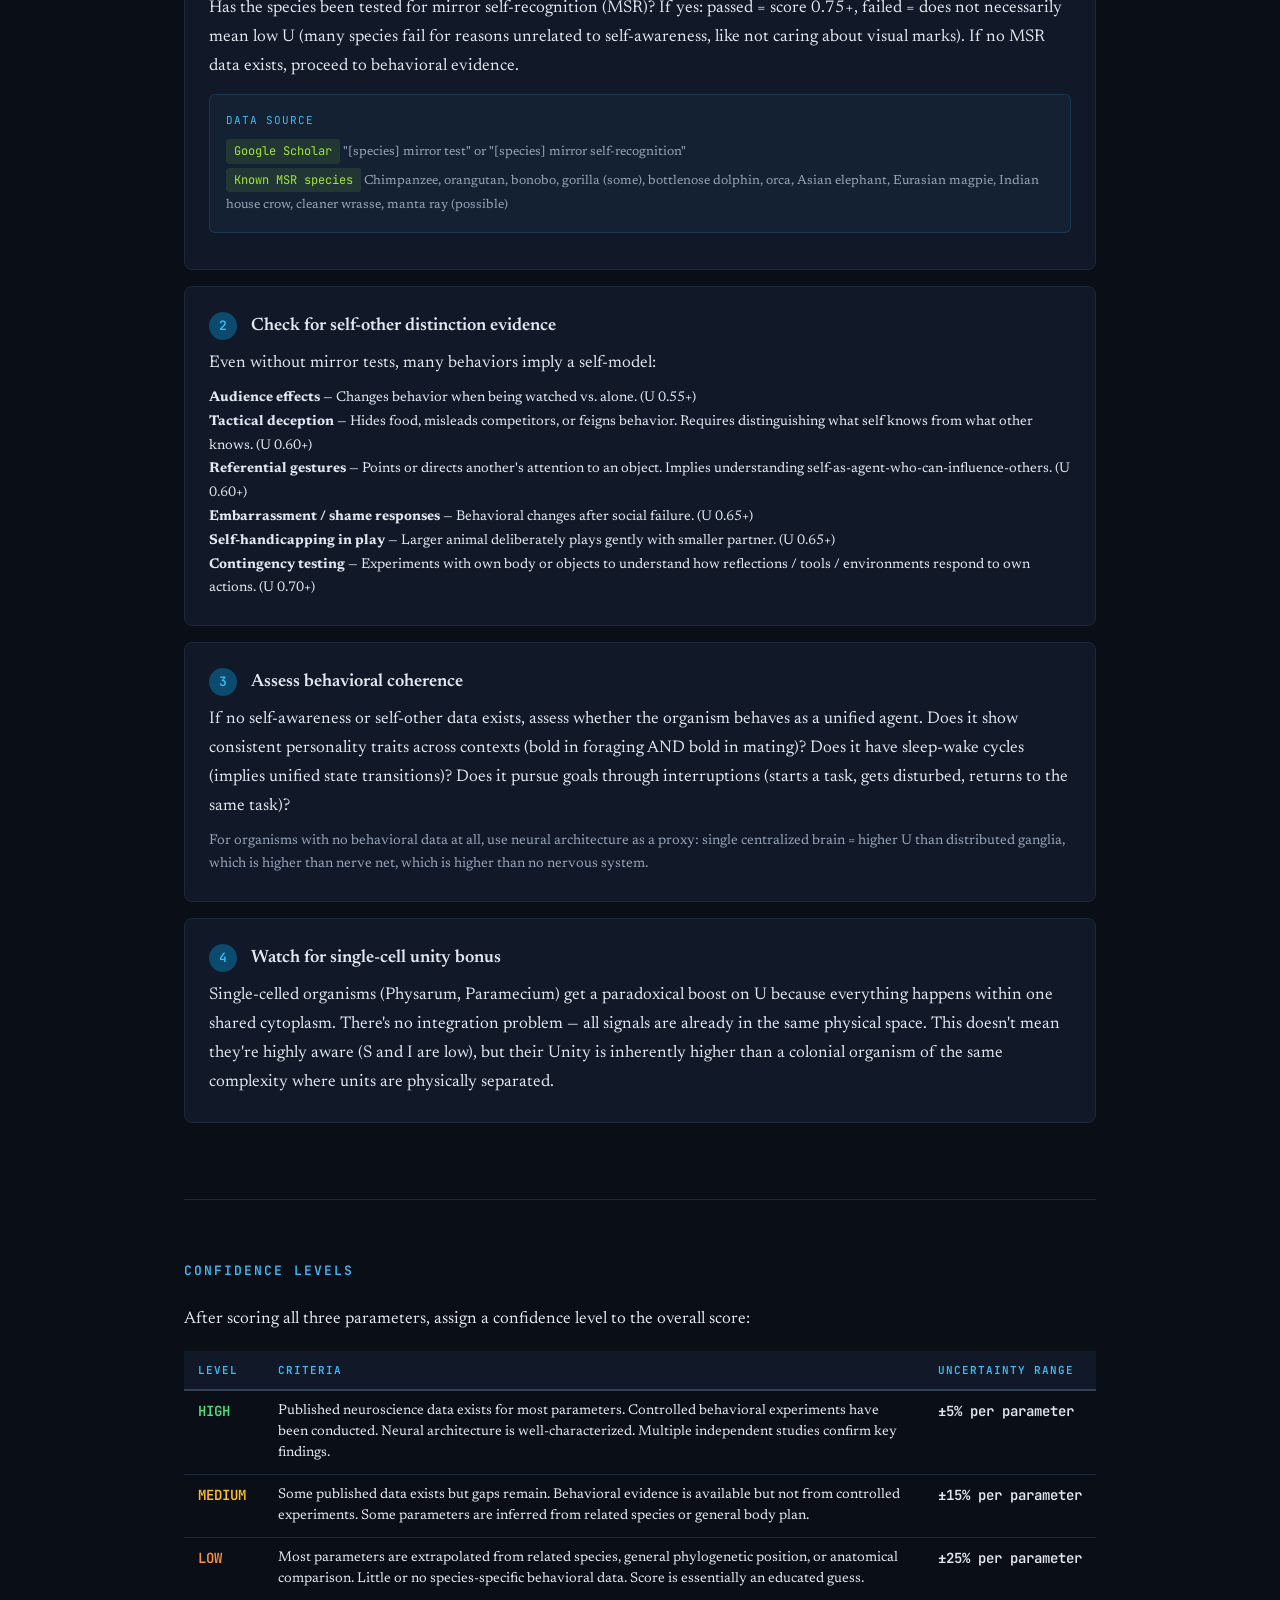
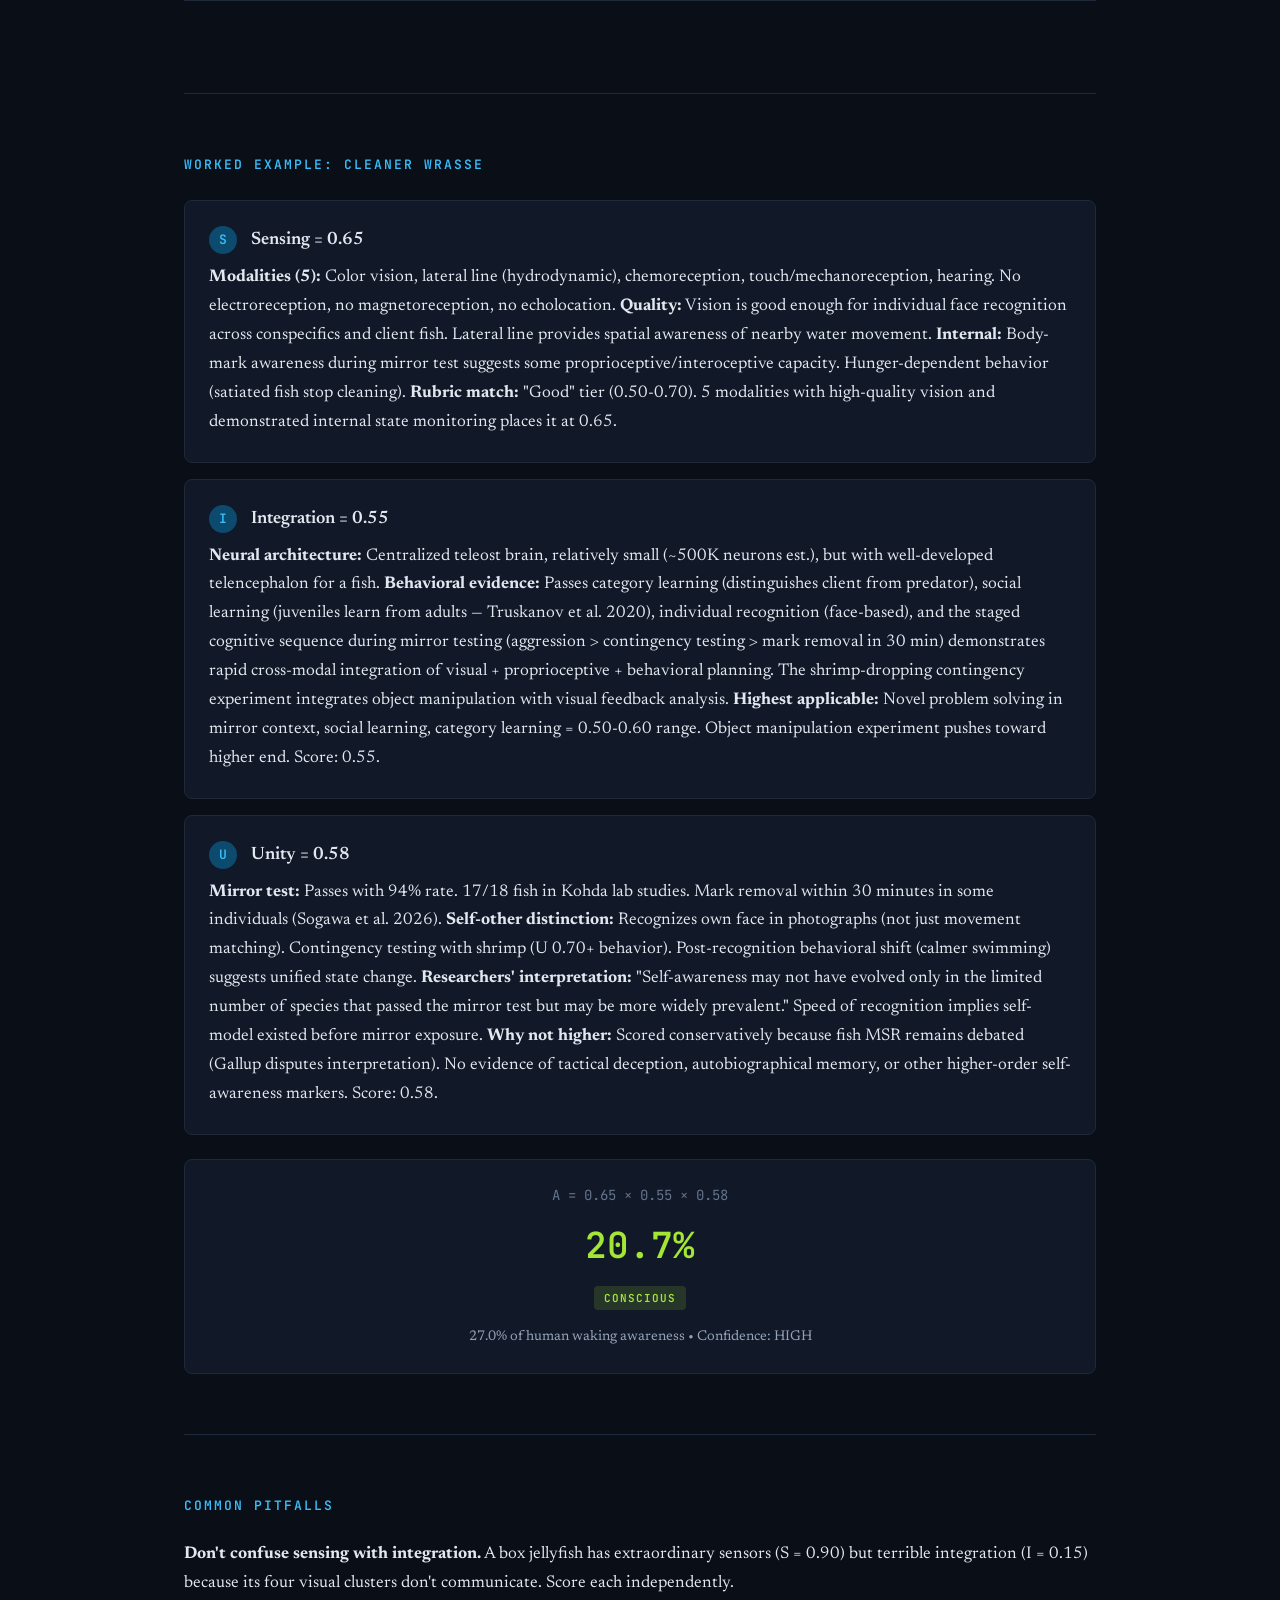
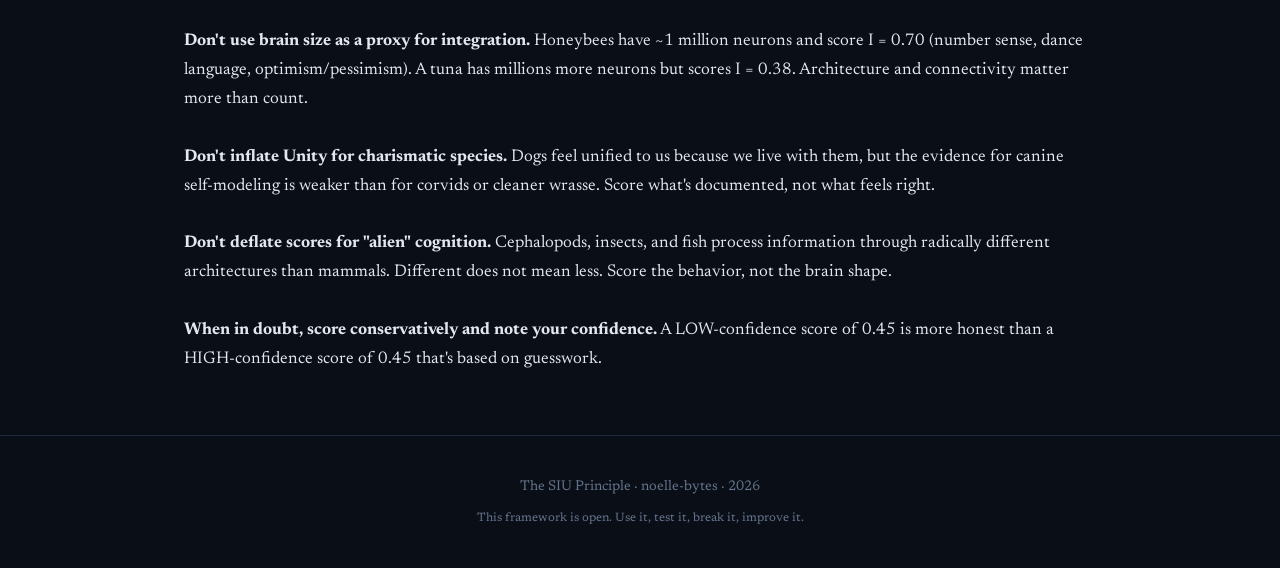
<file: methodology-legacy.html>
<!DOCTYPE html>
<html lang="en">
<head>
  <meta charset="UTF-8">
  <link rel="manifest" href="manifest.json">
  <meta name="theme-color" content="#38bdf8">
  <link rel="apple-touch-icon" href="icon-192.png">
  <meta name="viewport" content="width=device-width, initial-scale=1.0">
  <title>Legacy Scoring Methodology (v1) - SIU Framework</title>
  <meta name="description" content="How to score any organism using the SIU awareness framework. Concrete rubrics, data sources, and step-by-step instructions.">
  <link rel="stylesheet" href="style.css">
  <style>
    .rubric-table { width: 100%; border-collapse: collapse; margin: 16px 0 32px; font-size: 14px; }
    .rubric-table th { background: var(--bg-card); padding: 10px 14px; text-align: left; font-family: var(--mono); font-size: 11px; text-transform: uppercase; letter-spacing: 1px; color: var(--accent); border-bottom: 2px solid var(--border-accent); }
    .rubric-table td { padding: 10px 14px; border-bottom: 1px solid var(--border); vertical-align: top; line-height: 1.5; }
    .rubric-table .range-cell { font-family: var(--mono); font-weight: 600; white-space: nowrap; min-width: 80px; }
    .rubric-table .example-cell { color: var(--text-dim); font-size: 13px; font-style: italic; }
    .step-box { background: var(--bg-card); border: 1px solid var(--border); border-radius: 8px; padding: 24px; margin: 16px 0; }
    .step-num { font-family: var(--mono); font-size: 13px; font-weight: 600; color: var(--accent); display: inline-block; background: var(--accent-dim); width: 28px; height: 28px; line-height: 28px; text-align: center; border-radius: 50%; margin-right: 10px; }
    .step-title { font-family: var(--serif); font-size: 18px; font-weight: 600; display: inline; }
    .data-source { font-family: var(--mono); font-size: 12px; color: var(--tier-conscious); background: rgba(163,230,53,0.1); padding: 2px 8px; border-radius: 3px; display: inline-block; margin: 2px 0; }
    .proxy-box { background: rgba(56, 189, 248, 0.06); border: 1px solid rgba(56, 189, 248, 0.15); border-radius: 6px; padding: 16px; margin: 12px 0; }
    .proxy-title { font-family: var(--mono); font-size: 11px; color: var(--accent); text-transform: uppercase; letter-spacing: 1px; margin-bottom: 8px; }
  </style>
</head>
<body>

<nav>
  <div class="container">
    <a href="index.html" class="logo">SIU <span>Framework</span></a>
    <div class="links">
      <a href="index.html">Home</a>
      <a href="calculator.html">Calculator</a>
      <a href="methodology.html">Methodology</a>
      <a href="species.html">Species Database</a>
    </div>
  </div>
</nav>

<div class="container">

  <div class="hero">
    <h1>How to score an organism</h1>
    <p class="subtitle">Concrete rubrics for each parameter. What data to look for. Where to find it. How to convert evidence into a number.</p>
    <div class="notice" style="margin-top: 24px"><strong>Legacy (v1).</strong> This is the original rubric, kept for reference and for the scores in the species database. It has been replaced by <a href="methodology.html">worksheet version 2</a>, which scores fixed items and treats the self as three separate tracks. The matching v1 tool is the <a href="calculator-legacy.html">legacy calculator</a>.</div>
  </div>

  <section>
    <h2>The Process</h2>
    <p>Scoring an organism takes three steps: score Sensing, score Integration, score Unity. Each parameter uses a 0.00 to 1.00 scale. The rubric tables below define what each range means, what evidence qualifies, and what data sources to consult. When in doubt, score conservatively and note your confidence level.</p>

    <div class="caveat">
      <div class="caveat-title">Two Scoring Modes</div>
      <p><strong>Field Mode:</strong> Use observable behavior and published natural history data. Faster, less precise. Good for initial estimates. Most parameters will be MEDIUM or LOW confidence.</p>
      <p style="margin-top: 8px;"><strong>Research Mode:</strong> Use published neuroscience, connectome data, controlled behavioral experiments. Slower, more precise. Produces HIGH confidence scores where data exists.</p>
    </div>
  </section>

  <!-- ============================== SENSING ============================== -->
  <section>
    <h2>S — Sensing</h2>
    <h3>What it measures</h3>
    <p>The breadth and quality of an organism's ability to detect information from its environment and its own body. Combines external sensing (vision, hearing, chemoreception, electroreception, magnetoreception, mechanoreception, etc.) and internal sensing (proprioception, interoception, nociception, vestibular sense).</p>

    <h3>Scoring Rubric</h3>
    <table class="rubric-table">
      <tr><th>Range</th><th>Level</th><th>Criteria</th><th>Examples</th></tr>
      <tr>
        <td class="range-cell">0.00 — 0.15</td>
        <td>Vestigial</td>
        <td>1-2 modalities. Chemical gradients or light/dark only. No specialized sensory organs. Response times measured in minutes to hours.</td>
        <td class="example-cell">Bacteria (chemotaxis), sponge (flow sensing), amoeba</td>
      </tr>
      <tr>
        <td class="range-cell">0.15 — 0.30</td>
        <td>Basic</td>
        <td>2-4 modalities. Simple photoreception, basic chemoreception, touch. May have eyespots or statocysts. No image-forming eyes.</td>
        <td class="example-cell">Planarian, hydra, sea anemone, coral, plants (light + gravity + touch + chemical)</td>
      </tr>
      <tr>
        <td class="range-cell">0.30 — 0.50</td>
        <td>Moderate</td>
        <td>4-6 modalities. Image-forming eyes (simple or compound), basic hearing, lateral line or equivalent. Internal senses emerging.</td>
        <td class="example-cell">C. elegans, earthworm, basic insects, goldfish, zebrafish</td>
      </tr>
      <tr>
        <td class="range-cell">0.50 — 0.70</td>
        <td>Good</td>
        <td>6-9 modalities. Color vision, directional hearing, olfaction with discrimination. Proprioception. May have specialized senses (IR, UV, polarization). Lateral line + vision + chemical in fish.</td>
        <td class="example-cell">Most fish, reptiles, amphibians, basic mammals, most insects, spiders</td>
      </tr>
      <tr>
        <td class="range-cell">0.70 — 0.85</td>
        <td>Strong</td>
        <td>8-11 modalities. High-acuity vision, complex auditory processing, refined proprioception, interoception. May include echolocation, electroreception, or magnetic sense. Multiple specialized modalities.</td>
        <td class="example-cell">Dogs, cats, primates, corvids, parrots, dolphins, sharks, mantis shrimp</td>
      </tr>
      <tr>
        <td class="range-cell">0.85 — 1.00</td>
        <td>Exceptional</td>
        <td>10+ modalities including rare ones. Best-in-class resolution in multiple channels. Dragonfly-level vision, echolocating bat hearing, shark electroreception. Strong interoception.</td>
        <td class="example-cell">Humans (12 modalities), echolocating bats, mantis shrimp (16 color receptors), platypus (electroreception + all mammalian senses)</td>
      </tr>
    </table>

    <h3>How to Score S — Step by Step</h3>

    <div class="step-box">
      <span class="step-num">1</span>
      <span class="step-title">Count sensory modalities</span>
      <p style="margin-top: 8px;">List every distinct modality the organism can detect. Standard modalities: vision, hearing, olfaction, gustation, touch/mechanoreception, proprioception, vestibular/balance, nociception (pain), thermoreception, interoception (internal state), magnetoreception, electroreception, echolocation, UV detection, polarization vision, infrasound detection, chemical gradient sensing.</p>
      <div class="proxy-box">
        <div class="proxy-title">Data Sources</div>
        <p style="font-size: 13px; color: var(--text-dim);">
          <span class="data-source">PubMed</span> Search "[species] sensory modalities" or "[species] sensory ecology"<br>
          <span class="data-source">Animal Diversity Web</span> animaldiversity.org — species accounts list senses<br>
          <span class="data-source">Field guides</span> Typically list key sensory adaptations
        </p>
      </div>
    </div>

    <div class="step-box">
      <span class="step-num">2</span>
      <span class="step-title">Rate quality within each modality</span>
      <p style="margin-top: 8px;">A mantis shrimp has vision, but it's not the same as a mole's vision. Within each modality, ask: what is the resolution, bandwidth, range, and discrimination ability? An eagle's visual acuity is 4-8x human. A goldfish sees color but with lower acuity. Both count as "vision" in Step 1, but differ in quality.</p>
      <p style="margin-top: 8px; font-size: 14px; color: var(--text-dim);">Quick quality indicators: Can it discriminate individuals by this sense? (high quality) Can it detect presence/absence only? (low quality) Can it track moving objects? (moderate+) Can it form spatial maps from this sense? (high)</p>
    </div>

    <div class="step-box">
      <span class="step-num">3</span>
      <span class="step-title">Assess internal sensing</span>
      <p style="margin-top: 8px;">Does the organism monitor its own internal state? Evidence includes: hunger-dependent behavior changes (stops hunting when sated), pain avoidance learning (not just reflex withdrawal), fatigue-adjusted activity, stress hormone responses that alter behavior, sickness behavior (reducing activity when ill).</p>
      <p style="margin-top: 8px; font-size: 14px; color: var(--text-dim);">Internal sensing is often the hardest to assess. For most invertebrates, score conservatively (0.10-0.25) unless specific interoceptive evidence exists.</p>
    </div>

    <div class="step-box">
      <span class="step-num">4</span>
      <span class="step-title">Combine into a single S score</span>
      <p style="margin-top: 8px;">Use the rubric table above. Match the organism's modality count and quality profile to the closest range. Don't average — match the overall profile. An organism with 8 modalities but poor quality in most of them scores lower (0.55-0.60) than one with 6 high-quality modalities (0.65-0.70).</p>
    </div>
  </section>

  <!-- ============================== INTEGRATION ============================== -->
  <section>
    <h2>I — Integration</h2>
    <h3>What it measures</h3>
    <p>How well sensory signals communicate with each other and get bound into coherent representations. This is the bottleneck parameter — the one that most strongly predicts awareness. An organism with excellent sensors but poor integration (box jellyfish) scores much lower than one with modest sensors and strong integration (honeybee).</p>

    <h3>Scoring Rubric</h3>
    <table class="rubric-table">
      <tr><th>Range</th><th>Level</th><th>Criteria</th><th>Examples</th></tr>
      <tr>
        <td class="range-cell">0.00 — 0.10</td>
        <td>None/Minimal</td>
        <td>No nervous system, or only diffuse nerve net with no centralization. Purely chemical signaling between cells. Response to one stimulus does not influence response to another.</td>
        <td class="example-cell">Sponge, coral, sea anemone (0 innexin genes), plants</td>
      </tr>
      <tr>
        <td class="range-cell">0.10 — 0.25</td>
        <td>Basic</td>
        <td>Nerve net or simple ganglia. Some signal convergence but no central brain. Parallel processing clusters that operate mostly independently. Basic reflex arcs may cross modalities.</td>
        <td class="example-cell">Jellyfish (4 independent rhopalia), starfish, hydra, sea urchin</td>
      </tr>
      <tr>
        <td class="range-cell">0.25 — 0.40</td>
        <td>Moderate</td>
        <td>Centralized ganglia or simple brain. Signals from multiple senses converge on shared processing centers. Basic associative learning (if A, then B). Conditioned responses across modalities.</td>
        <td class="example-cell">Planarian, most fish, basic crustaceans, simple insects, C. elegans</td>
      </tr>
      <tr>
        <td class="range-cell">0.40 — 0.60</td>
        <td>Good</td>
        <td>Well-developed brain with distinct processing regions. Cross-modal integration demonstrated (e.g., combines visual + spatial + memory). Social learning. Tool use or equivalent flexible problem solving. Can learn categories, not just specific stimuli.</td>
        <td class="example-cell">Cleaner wrasse, archer fish, cichlids, reptiles, cats, most birds, jumping spiders</td>
      </tr>
      <tr>
        <td class="range-cell">0.60 — 0.80</td>
        <td>Strong</td>
        <td>Complex brain with rich interconnection. Evidence of multi-step planning, episodic-like memory, transitive inference, theory of mind, or metacognition. Can solve novel problems not encountered in evolutionary history. Rapid learning and generalization.</td>
        <td class="example-cell">Dogs, corvids, parrots, octopus, social insects (honeybees, paper wasps), cetaceans, elephants</td>
      </tr>
      <tr>
        <td class="range-cell">0.80 — 1.00</td>
        <td>Exceptional</td>
        <td>Highest known levels of neural integration. Recursive thought (thinking about thinking). Language or symbolic communication. Cultural transmission across generations. Flexible executive control across all domains.</td>
        <td class="example-cell">Great apes, humans</td>
      </tr>
    </table>

    <h3>How to Score I — Step by Step</h3>

    <div class="step-box">
      <span class="step-num">1</span>
      <span class="step-title">Determine neural architecture</span>
      <p style="margin-top: 8px;">What kind of nervous system does it have? Options: none (sponge), nerve net (cnidarians), ganglionic ladder (flatworms, annelids), centralized brain + ventral nerve cord (arthropods), centralized brain + dorsal nerve cord (vertebrates), distributed brain with central control (cephalopods).</p>
      <div class="proxy-box">
        <div class="proxy-title">Research-Mode Proxies</div>
        <p style="font-size: 13px; color: var(--text-dim);">
          <span class="data-source">Neuron count</span> Total neurons. More neurons generally means more integration capacity, but architecture matters more than count.<br>
          <span class="data-source">Gap junction genes</span> Search "[species] innexin" (invertebrates) or "[species] connexin" (vertebrates) on UniProt/NCBI. More gap junction genes = more potential for direct cell-to-cell signal integration. C. elegans has 25 innexin genes (high for its size). Sea anemone has 0 (very low).<br>
          <span class="data-source">Brain-to-body ratio</span> Encephalization quotient. Higher EQ suggests more processing relative to body maintenance.<br>
          <span class="data-source">PCI data</span> Perturbational Complexity Index, if available. Directly measures integration in neural tissue. Only exists for a handful of species.
        </p>
      </div>
    </div>

    <div class="step-box">
      <span class="step-num">2</span>
      <span class="step-title">Check behavioral evidence of integration</span>
      <p style="margin-top: 8px;">This is often more telling than anatomy. Look for:</p>
      <p style="margin-top: 8px; font-size: 14px;">
        <strong>Cross-modal learning</strong> — Learns about something in one sense, responds correctly in another. (Score 0.35+)<br>
        <strong>Category learning</strong> — Groups novel stimuli into learned categories, not just specific instances. (Score 0.40+)<br>
        <strong>Social learning</strong> — Learns by watching others without direct reinforcement. (Score 0.45+)<br>
        <strong>Tool use</strong> — Uses an external object to achieve a goal. (Score 0.50+)<br>
        <strong>Novel problem solving</strong> — Solves problems not encountered in evolutionary history. (Score 0.55+)<br>
        <strong>Multi-step planning</strong> — Performs sequence of actions toward a future goal. (Score 0.60+)<br>
        <strong>Transitive inference</strong> — If A > B and B > C, deduces A > C. (Score 0.65+)<br>
        <strong>Theory of mind</strong> — Adjusts behavior based on what another agent knows or doesn't know. (Score 0.70+)<br>
        <strong>Metacognition</strong> — Demonstrates awareness of own knowledge state (e.g., "opt out" behavior when uncertain). (Score 0.75+)
      </p>
      <div class="proxy-box">
        <div class="proxy-title">Data Sources</div>
        <p style="font-size: 13px; color: var(--text-dim);">
          <span class="data-source">Google Scholar</span> "[species] cognition" or "[species] learning" or "[species] problem solving"<br>
          <span class="data-source">Animal Cognition (journal)</span> Primary journal for comparative cognition research<br>
          <span class="data-source">Shettleworth, S.J. "Cognition, Evolution, and Behavior"</span> Comprehensive reference
        </p>
      </div>
    </div>

    <div class="step-box">
      <span class="step-num">3</span>
      <span class="step-title">Use the highest applicable evidence</span>
      <p style="margin-top: 8px;">Score at the level of the most complex integration behavior documented for the species. If an organism shows tool use (0.50+) but no evidence of theory of mind, score in the 0.50-0.60 range. The behavioral benchmarks above are floors, not ceilings — an organism that shows tool use might score 0.55 if the tool use is simple, or 0.60 if it involves tool manufacture from novel materials.</p>
    </div>
  </section>

  <!-- ============================== UNITY ============================== -->
  <section>
    <h2>U — Unity</h2>
    <h3>What it measures</h3>
    <p>Whether the organism's processing produces a unified "self" — a single coherent perspective that binds all integrated information into one experience. This is the most contested parameter. It captures the difference between a system that processes information in parallel (no unity) and one where "there is something it is like" to be that organism (high unity).</p>

    <h3>Scoring Rubric</h3>
    <table class="rubric-table">
      <tr><th>Range</th><th>Level</th><th>Criteria</th><th>Examples</th></tr>
      <tr>
        <td class="range-cell">0.00 — 0.10</td>
        <td>None</td>
        <td>No evidence of unified processing. Colonial organisms where units operate independently. No behavioral coherence beyond chemical cascades. No central decision point.</td>
        <td class="example-cell">Sponge, coral, colonial organisms, bacteria</td>
      </tr>
      <tr>
        <td class="range-cell">0.10 — 0.25</td>
        <td>Fragmentary</td>
        <td>Some coordinated behavior but processing clusters operate semi-independently. No single decision point dominates. Responses to different stimuli can contradict each other.</td>
        <td class="example-cell">Jellyfish (4 rhopalia), starfish (5 arms with independent decision-making), sea anemone</td>
      </tr>
      <tr>
        <td class="range-cell">0.25 — 0.40</td>
        <td>Basic</td>
        <td>Centralized decision-making exists but is relatively simple. Organism behaves as a single agent most of the time. Sleep-wake cycling (suggests unified state transitions). Consistent directional responses to stimuli.</td>
        <td class="example-cell">Worms, basic fish, basic insects, snails</td>
      </tr>
      <tr>
        <td class="range-cell">0.40 — 0.60</td>
        <td>Coherent</td>
        <td>Organism clearly behaves as a unified agent. Consistent personality traits (bold/shy) over time. Goal-directed behavior that persists through interruptions. Emotional-state-like shifts that affect multiple behaviors simultaneously (fear changes locomotion, feeding, and attention at once).</td>
        <td class="example-cell">Most fish, reptiles, amphibians, solitary insects, spiders</td>
      </tr>
      <tr>
        <td class="range-cell">0.60 — 0.80</td>
        <td>Self-Modeling</td>
        <td>Evidence that the organism maintains a model of itself. Mirror-directed behavior (even without full mark test). Audience effects (changes behavior based on who is watching). Deception that requires self-other distinction. Body-awareness (knows where own body ends).</td>
        <td class="example-cell">Cleaner wrasse, social mammals, corvids, parrots, octopus, social insects with face recognition</td>
      </tr>
      <tr>
        <td class="range-cell">0.80 — 1.00</td>
        <td>Self-Aware</td>
        <td>Passes mirror test. Recognizes self in photographs. Demonstrates contingency testing (experiments with own reflection). Autobiographical-like memory. Can distinguish between own actions and externally caused events.</td>
        <td class="example-cell">Great apes, dolphins, elephants, magpies, cleaner wrasse (rapid MSR + contingency testing)</td>
      </tr>
    </table>

    <h3>How to Score U — Step by Step</h3>

    <div class="step-box">
      <span class="step-num">1</span>
      <span class="step-title">Check for mirror test data</span>
      <p style="margin-top: 8px;">Has the species been tested for mirror self-recognition (MSR)? If yes: passed = score 0.75+, failed = does not necessarily mean low U (many species fail for reasons unrelated to self-awareness, like not caring about visual marks). If no MSR data exists, proceed to behavioral evidence.</p>
      <div class="proxy-box">
        <div class="proxy-title">Data Source</div>
        <p style="font-size: 13px; color: var(--text-dim);">
          <span class="data-source">Google Scholar</span> "[species] mirror test" or "[species] mirror self-recognition"<br>
          <span class="data-source">Known MSR species</span> Chimpanzee, orangutan, bonobo, gorilla (some), bottlenose dolphin, orca, Asian elephant, Eurasian magpie, Indian house crow, cleaner wrasse, manta ray (possible)
        </p>
      </div>
    </div>

    <div class="step-box">
      <span class="step-num">2</span>
      <span class="step-title">Check for self-other distinction evidence</span>
      <p style="margin-top: 8px;">Even without mirror tests, many behaviors imply a self-model:</p>
      <p style="margin-top: 8px; font-size: 14px;">
        <strong>Audience effects</strong> — Changes behavior when being watched vs. alone. (U 0.55+)<br>
        <strong>Tactical deception</strong> — Hides food, misleads competitors, or feigns behavior. Requires distinguishing what self knows from what other knows. (U 0.60+)<br>
        <strong>Referential gestures</strong> — Points or directs another's attention to an object. Implies understanding self-as-agent-who-can-influence-others. (U 0.60+)<br>
        <strong>Embarrassment / shame responses</strong> — Behavioral changes after social failure. (U 0.65+)<br>
        <strong>Self-handicapping in play</strong> — Larger animal deliberately plays gently with smaller partner. (U 0.65+)<br>
        <strong>Contingency testing</strong> — Experiments with own body or objects to understand how reflections / tools / environments respond to own actions. (U 0.70+)
      </p>
    </div>

    <div class="step-box">
      <span class="step-num">3</span>
      <span class="step-title">Assess behavioral coherence</span>
      <p style="margin-top: 8px;">If no self-awareness or self-other data exists, assess whether the organism behaves as a unified agent. Does it show consistent personality traits across contexts (bold in foraging AND bold in mating)? Does it have sleep-wake cycles (implies unified state transitions)? Does it pursue goals through interruptions (starts a task, gets disturbed, returns to the same task)?</p>
      <p style="margin-top: 8px; font-size: 14px; color: var(--text-dim);">For organisms with no behavioral data at all, use neural architecture as a proxy: single centralized brain = higher U than distributed ganglia, which is higher than nerve net, which is higher than no nervous system.</p>
    </div>

    <div class="step-box">
      <span class="step-num">4</span>
      <span class="step-title">Watch for single-cell unity bonus</span>
      <p style="margin-top: 8px;">Single-celled organisms (Physarum, Paramecium) get a paradoxical boost on U because everything happens within one shared cytoplasm. There's no integration problem — all signals are already in the same physical space. This doesn't mean they're highly aware (S and I are low), but their Unity is inherently higher than a colonial organism of the same complexity where units are physically separated.</p>
    </div>
  </section>

  <!-- ============================== CONFIDENCE ============================== -->
  <section>
    <h2>Confidence Levels</h2>
    <p>After scoring all three parameters, assign a confidence level to the overall score:</p>
    <table class="rubric-table">
      <tr><th>Level</th><th>Criteria</th><th>Uncertainty Range</th></tr>
      <tr>
        <td class="range-cell" style="color: var(--tier-selfaware)">HIGH</td>
        <td>Published neuroscience data exists for most parameters. Controlled behavioral experiments have been conducted. Neural architecture is well-characterized. Multiple independent studies confirm key findings.</td>
        <td class="range-cell">&pm;5% per parameter</td>
      </tr>
      <tr>
        <td class="range-cell" style="color: var(--tier-subconscious)">MEDIUM</td>
        <td>Some published data exists but gaps remain. Behavioral evidence is available but not from controlled experiments. Some parameters are inferred from related species or general body plan.</td>
        <td class="range-cell">&pm;15% per parameter</td>
      </tr>
      <tr>
        <td class="range-cell" style="color: var(--tier-reactive)">LOW</td>
        <td>Most parameters are extrapolated from related species, general phylogenetic position, or anatomical comparison. Little or no species-specific behavioral data. Score is essentially an educated guess.</td>
        <td class="range-cell">&pm;25% per parameter</td>
      </tr>
    </table>
  </section>

  <!-- ============================== WORKED EXAMPLE ============================== -->
  <section>
    <h2>Worked Example: Cleaner Wrasse</h2>

    <div class="step-box">
      <span class="step-num">S</span>
      <span class="step-title">Sensing = 0.65</span>
      <p style="margin-top: 8px;"><strong>Modalities (5):</strong> Color vision, lateral line (hydrodynamic), chemoreception, touch/mechanoreception, hearing. No electroreception, no magnetoreception, no echolocation. <strong>Quality:</strong> Vision is good enough for individual face recognition across conspecifics and client fish. Lateral line provides spatial awareness of nearby water movement. <strong>Internal:</strong> Body-mark awareness during mirror test suggests some proprioceptive/interoceptive capacity. Hunger-dependent behavior (satiated fish stop cleaning). <strong>Rubric match:</strong> "Good" tier (0.50-0.70). 5 modalities with high-quality vision and demonstrated internal state monitoring places it at 0.65.</p>
    </div>

    <div class="step-box">
      <span class="step-num">I</span>
      <span class="step-title">Integration = 0.55</span>
      <p style="margin-top: 8px;"><strong>Neural architecture:</strong> Centralized teleost brain, relatively small (~500K neurons est.), but with well-developed telencephalon for a fish. <strong>Behavioral evidence:</strong> Passes category learning (distinguishes client from predator), social learning (juveniles learn from adults — Truskanov et al. 2020), individual recognition (face-based), and the staged cognitive sequence during mirror testing (aggression > contingency testing > mark removal in 30 min) demonstrates rapid cross-modal integration of visual + proprioceptive + behavioral planning. The shrimp-dropping contingency experiment integrates object manipulation with visual feedback analysis. <strong>Highest applicable:</strong> Novel problem solving in mirror context, social learning, category learning = 0.50-0.60 range. Object manipulation experiment pushes toward higher end. Score: 0.55.</p>
    </div>

    <div class="step-box">
      <span class="step-num">U</span>
      <span class="step-title">Unity = 0.58</span>
      <p style="margin-top: 8px;"><strong>Mirror test:</strong> Passes with 94% rate. 17/18 fish in Kohda lab studies. Mark removal within 30 minutes in some individuals (Sogawa et al. 2026). <strong>Self-other distinction:</strong> Recognizes own face in photographs (not just movement matching). Contingency testing with shrimp (U 0.70+ behavior). Post-recognition behavioral shift (calmer swimming) suggests unified state change. <strong>Researchers' interpretation:</strong> "Self-awareness may not have evolved only in the limited number of species that passed the mirror test but may be more widely prevalent." Speed of recognition implies self-model existed before mirror exposure. <strong>Why not higher:</strong> Scored conservatively because fish MSR remains debated (Gallup disputes interpretation). No evidence of tactical deception, autobiographical memory, or other higher-order self-awareness markers. Score: 0.58.</p>
    </div>

    <div class="card" style="margin-top: 24px; text-align: center;">
      <p style="font-family: var(--mono); font-size: 14px; color: var(--text-muted);">A = 0.65 &times; 0.55 &times; 0.58</p>
      <p style="font-family: var(--mono); font-size: 36px; font-weight: 600; color: var(--tier-conscious); margin: 8px 0;">20.7%</p>
      <p><span class="tier-badge tier-conscious">Conscious</span></p>
      <p style="font-size: 14px; color: var(--text-dim); margin-top: 12px;">27.0% of human waking awareness &bull; Confidence: HIGH</p>
    </div>
  </section>

  <section>
    <h2>Common Pitfalls</h2>
    <p><strong>Don't confuse sensing with integration.</strong> A box jellyfish has extraordinary sensors (S = 0.90) but terrible integration (I = 0.15) because its four visual clusters don't communicate. Score each independently.</p>
    <br>
    <p><strong>Don't use brain size as a proxy for integration.</strong> Honeybees have ~1 million neurons and score I = 0.70 (number sense, dance language, optimism/pessimism). A tuna has millions more neurons but scores I = 0.38. Architecture and connectivity matter more than count.</p>
    <br>
    <p><strong>Don't inflate Unity for charismatic species.</strong> Dogs feel unified to us because we live with them, but the evidence for canine self-modeling is weaker than for corvids or cleaner wrasse. Score what's documented, not what feels right.</p>
    <br>
    <p><strong>Don't deflate scores for "alien" cognition.</strong> Cephalopods, insects, and fish process information through radically different architectures than mammals. Different does not mean less. Score the behavior, not the brain shape.</p>
    <br>
    <p><strong>When in doubt, score conservatively and note your confidence.</strong> A LOW-confidence score of 0.45 is more honest than a HIGH-confidence score of 0.45 that's based on guesswork.</p>
  </section>

</div>

<footer>
  <div class="container">
    <p>The SIU Principle &middot; noelle-bytes &middot; 2026</p>
    <p style="margin-top: 8px; font-size: 12px;">This framework is open. Use it, test it, break it, improve it.</p>
  </div>
</footer>

<script>if("serviceWorker" in navigator)navigator.serviceWorker.register("sw.js")</script>
</body>
</html>
</file>
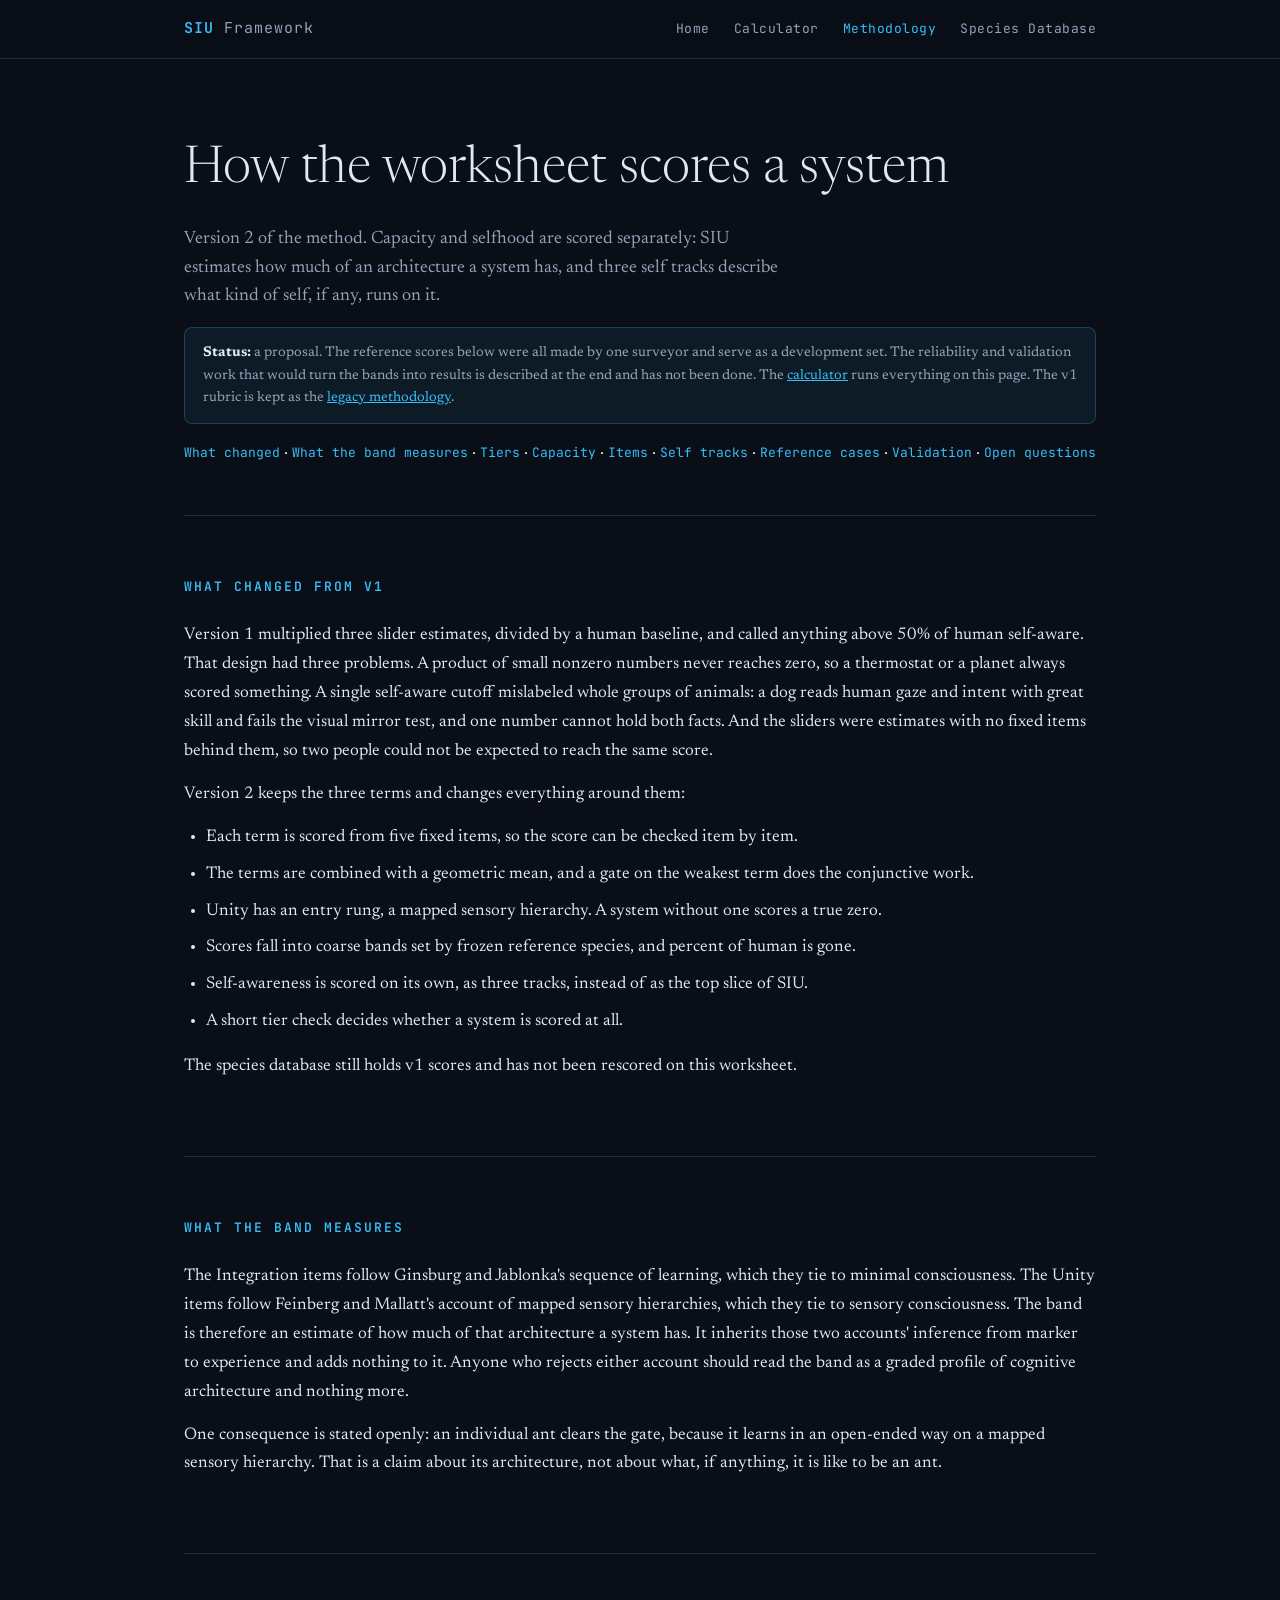
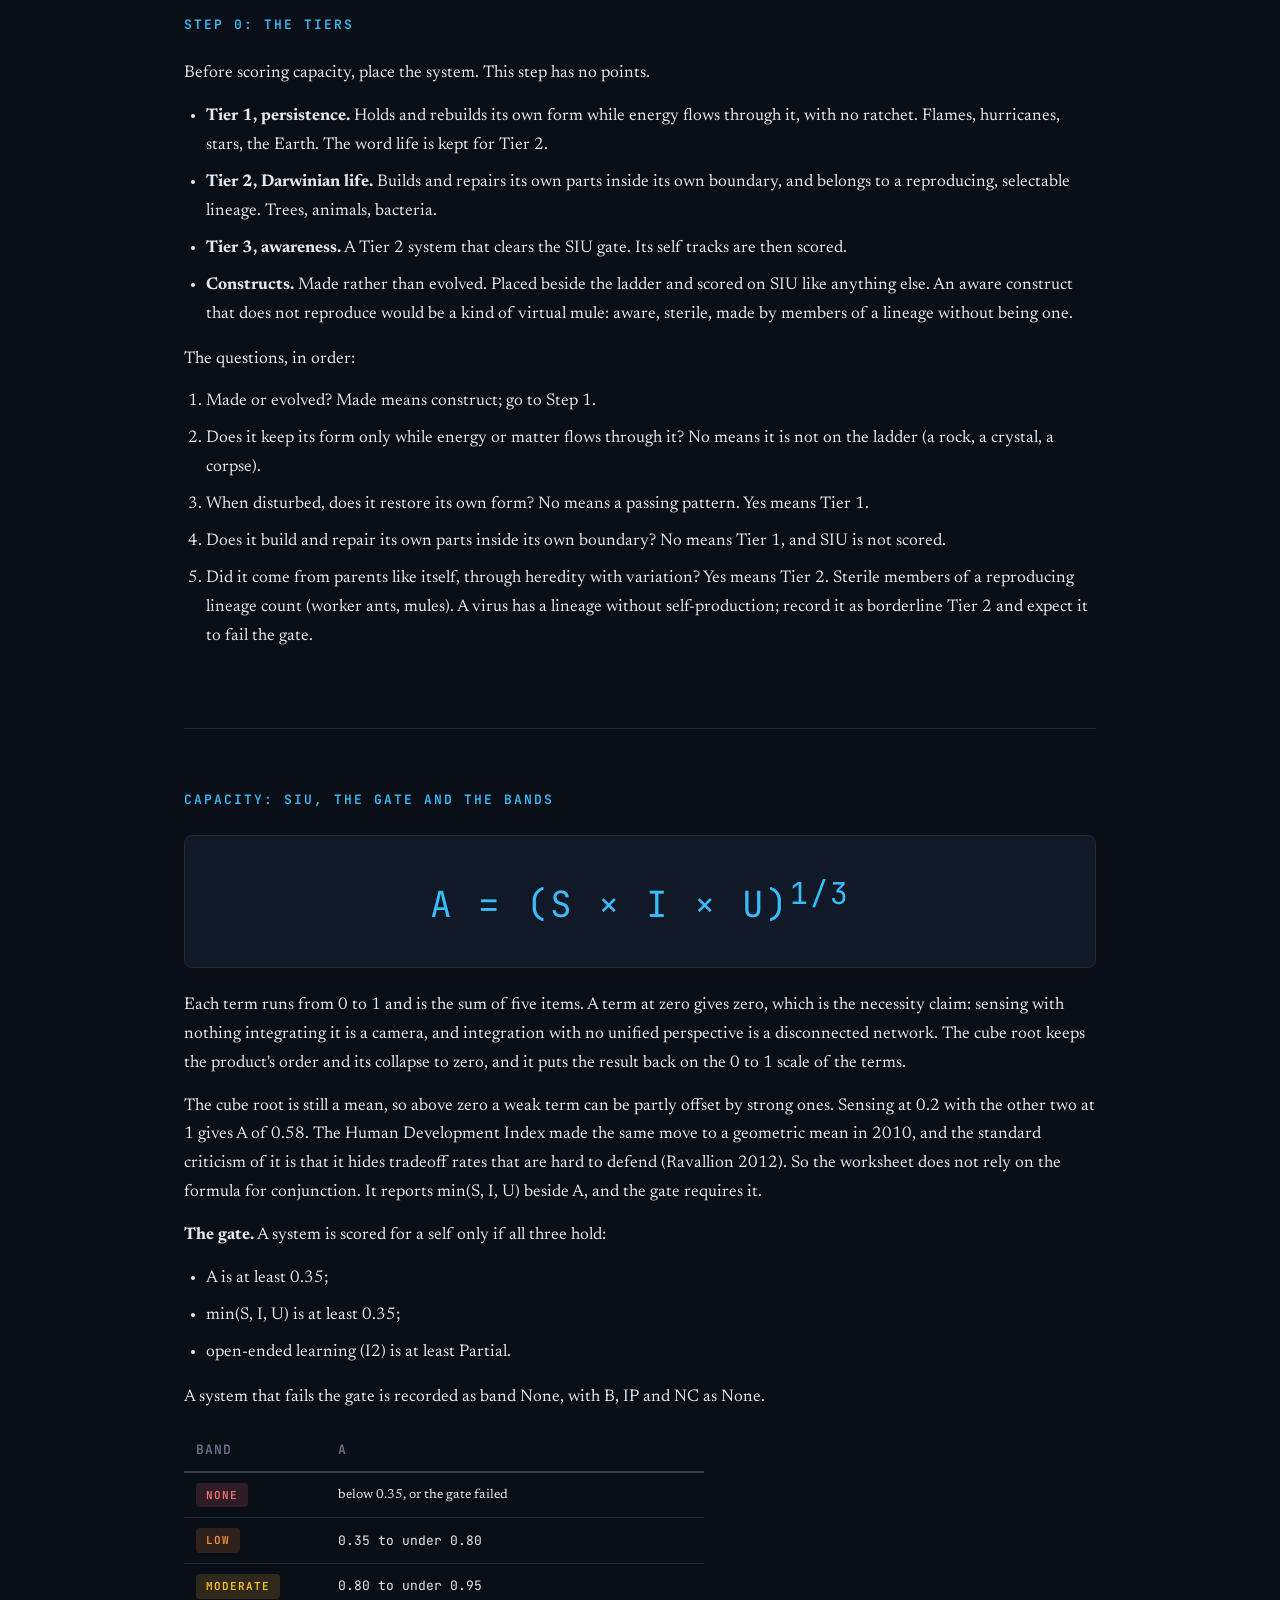
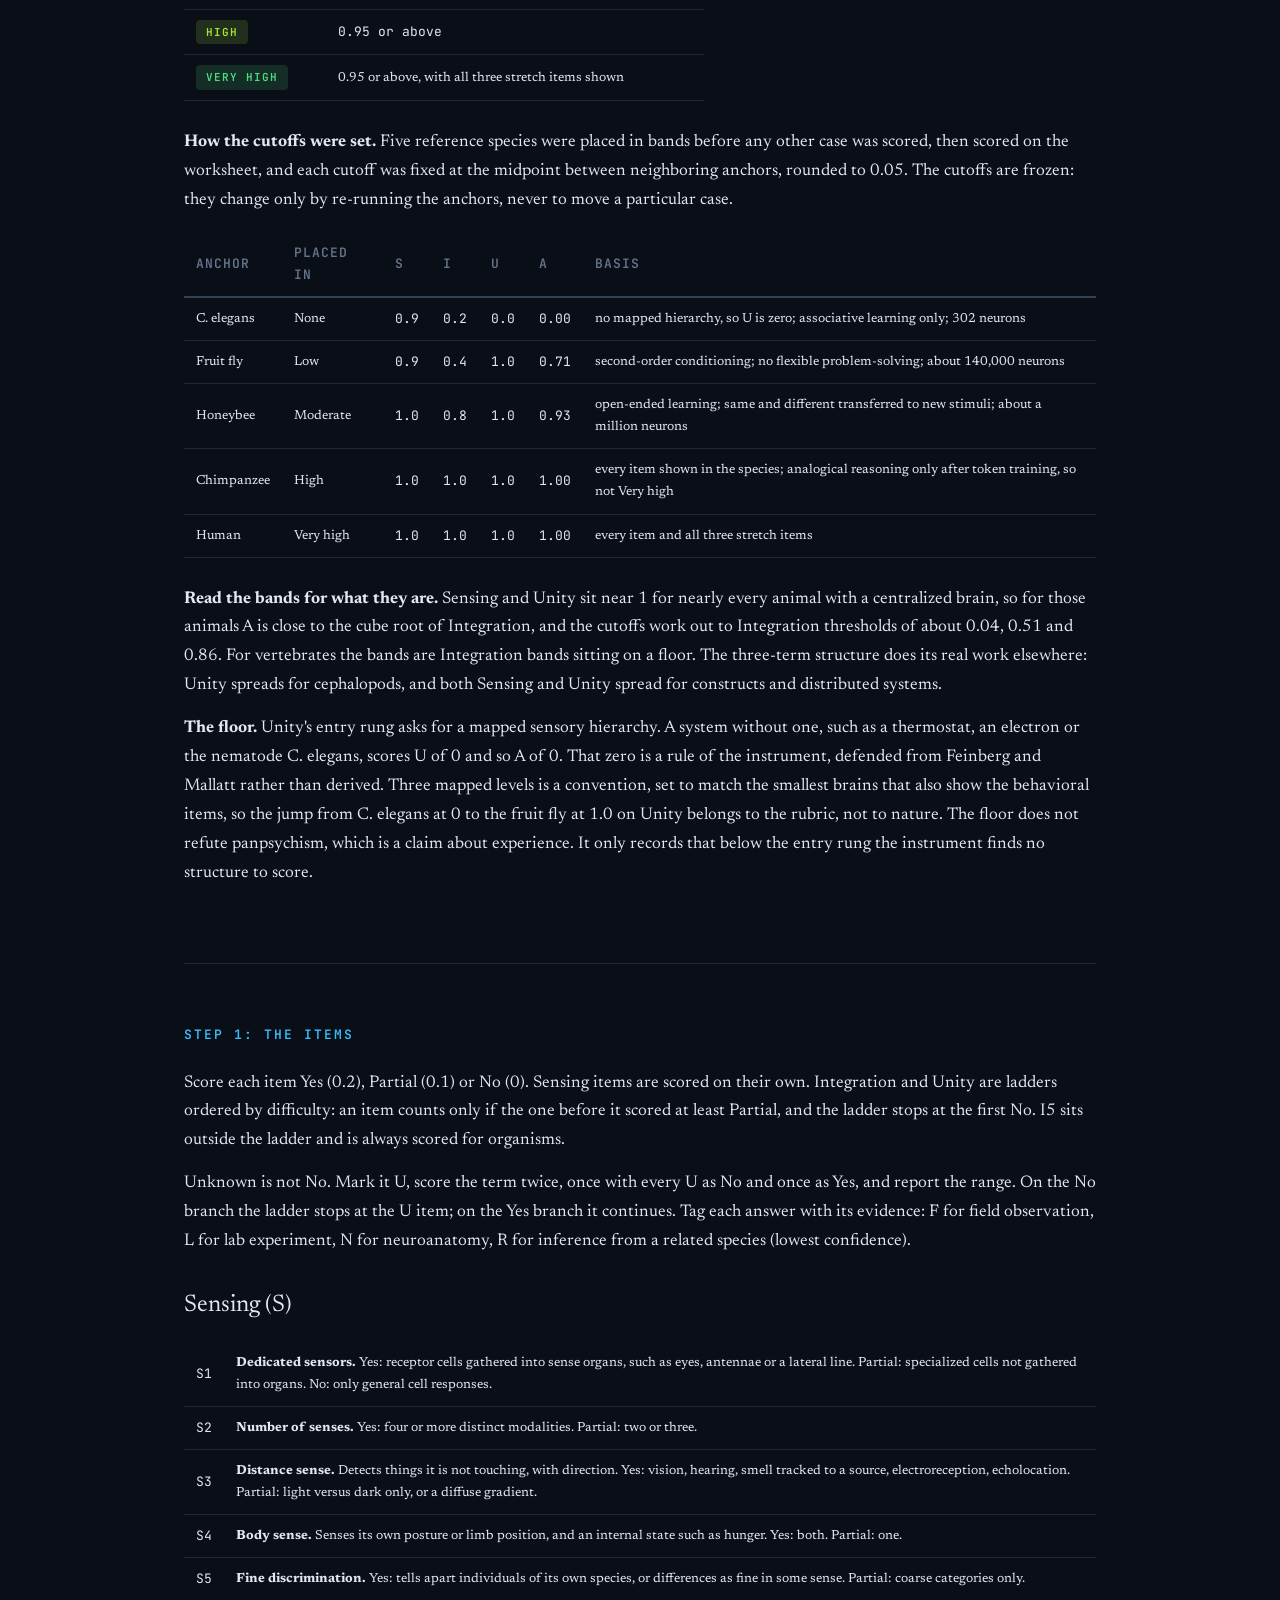
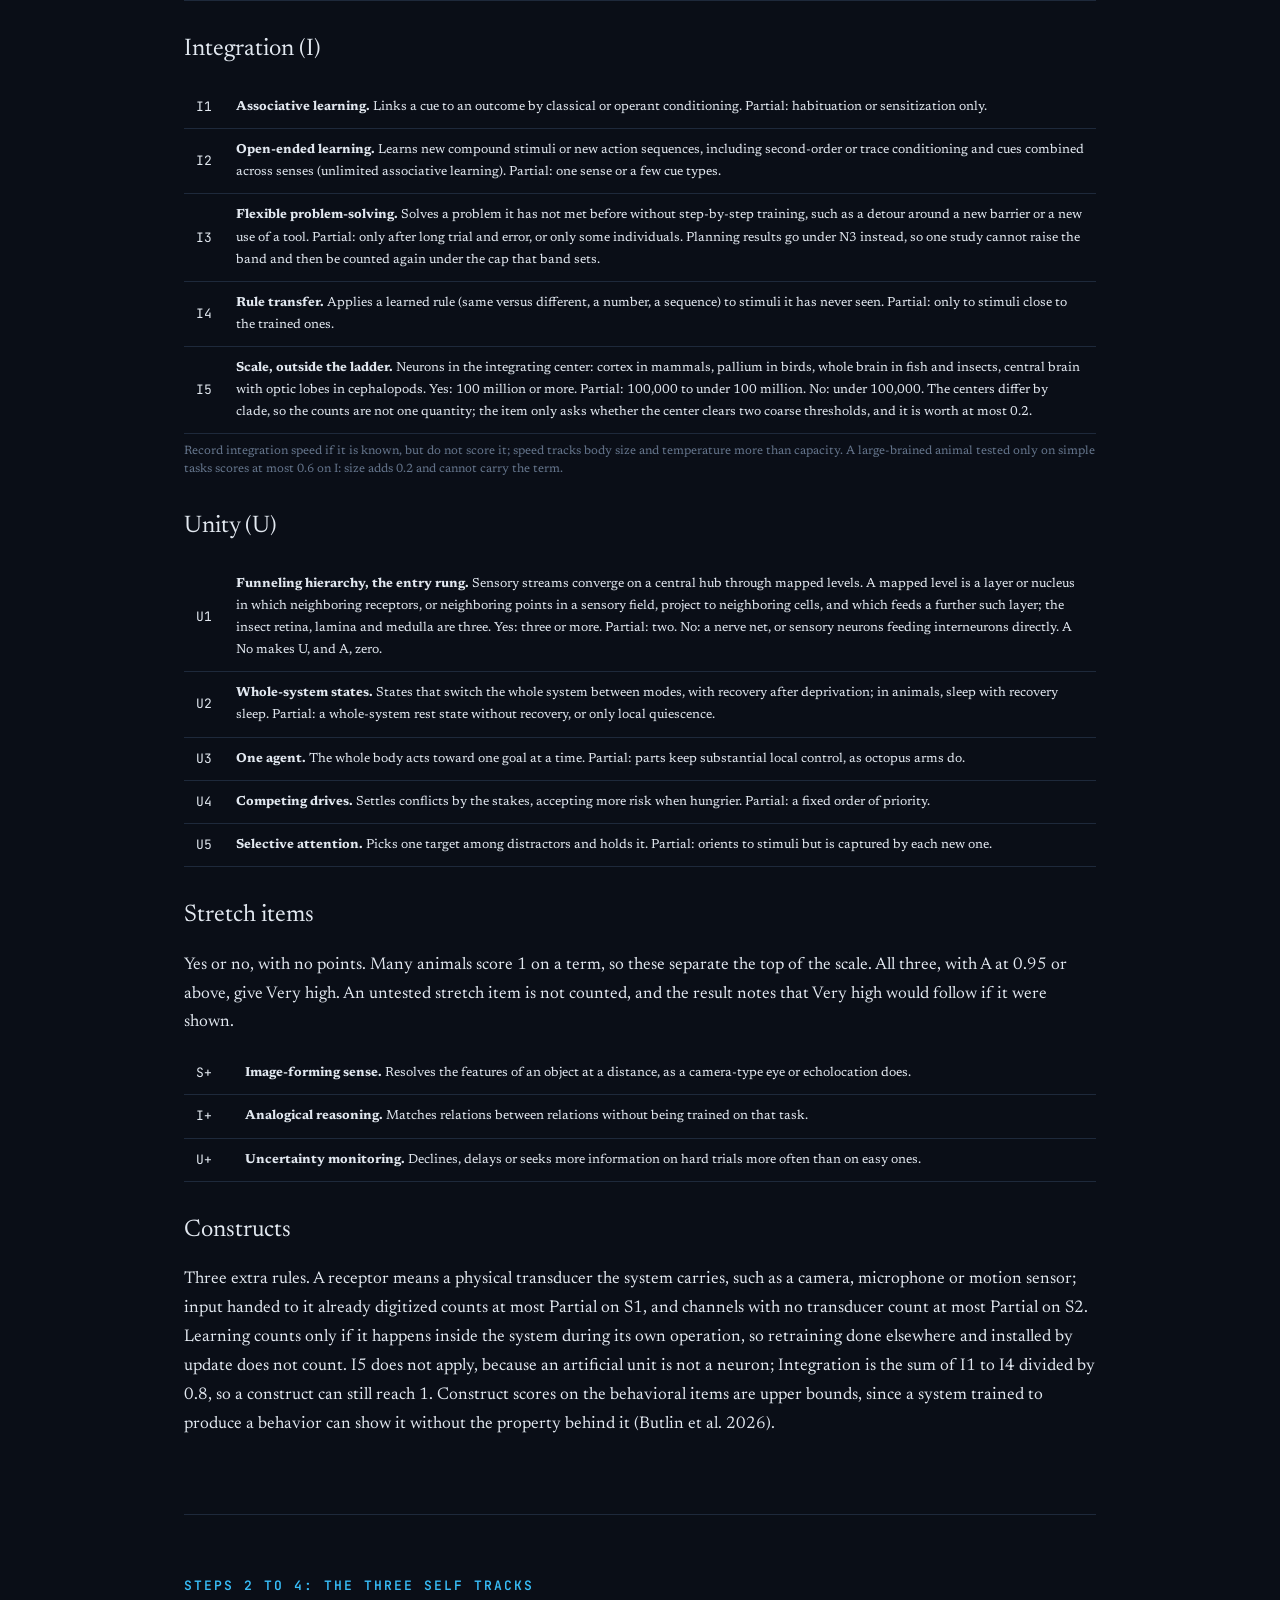
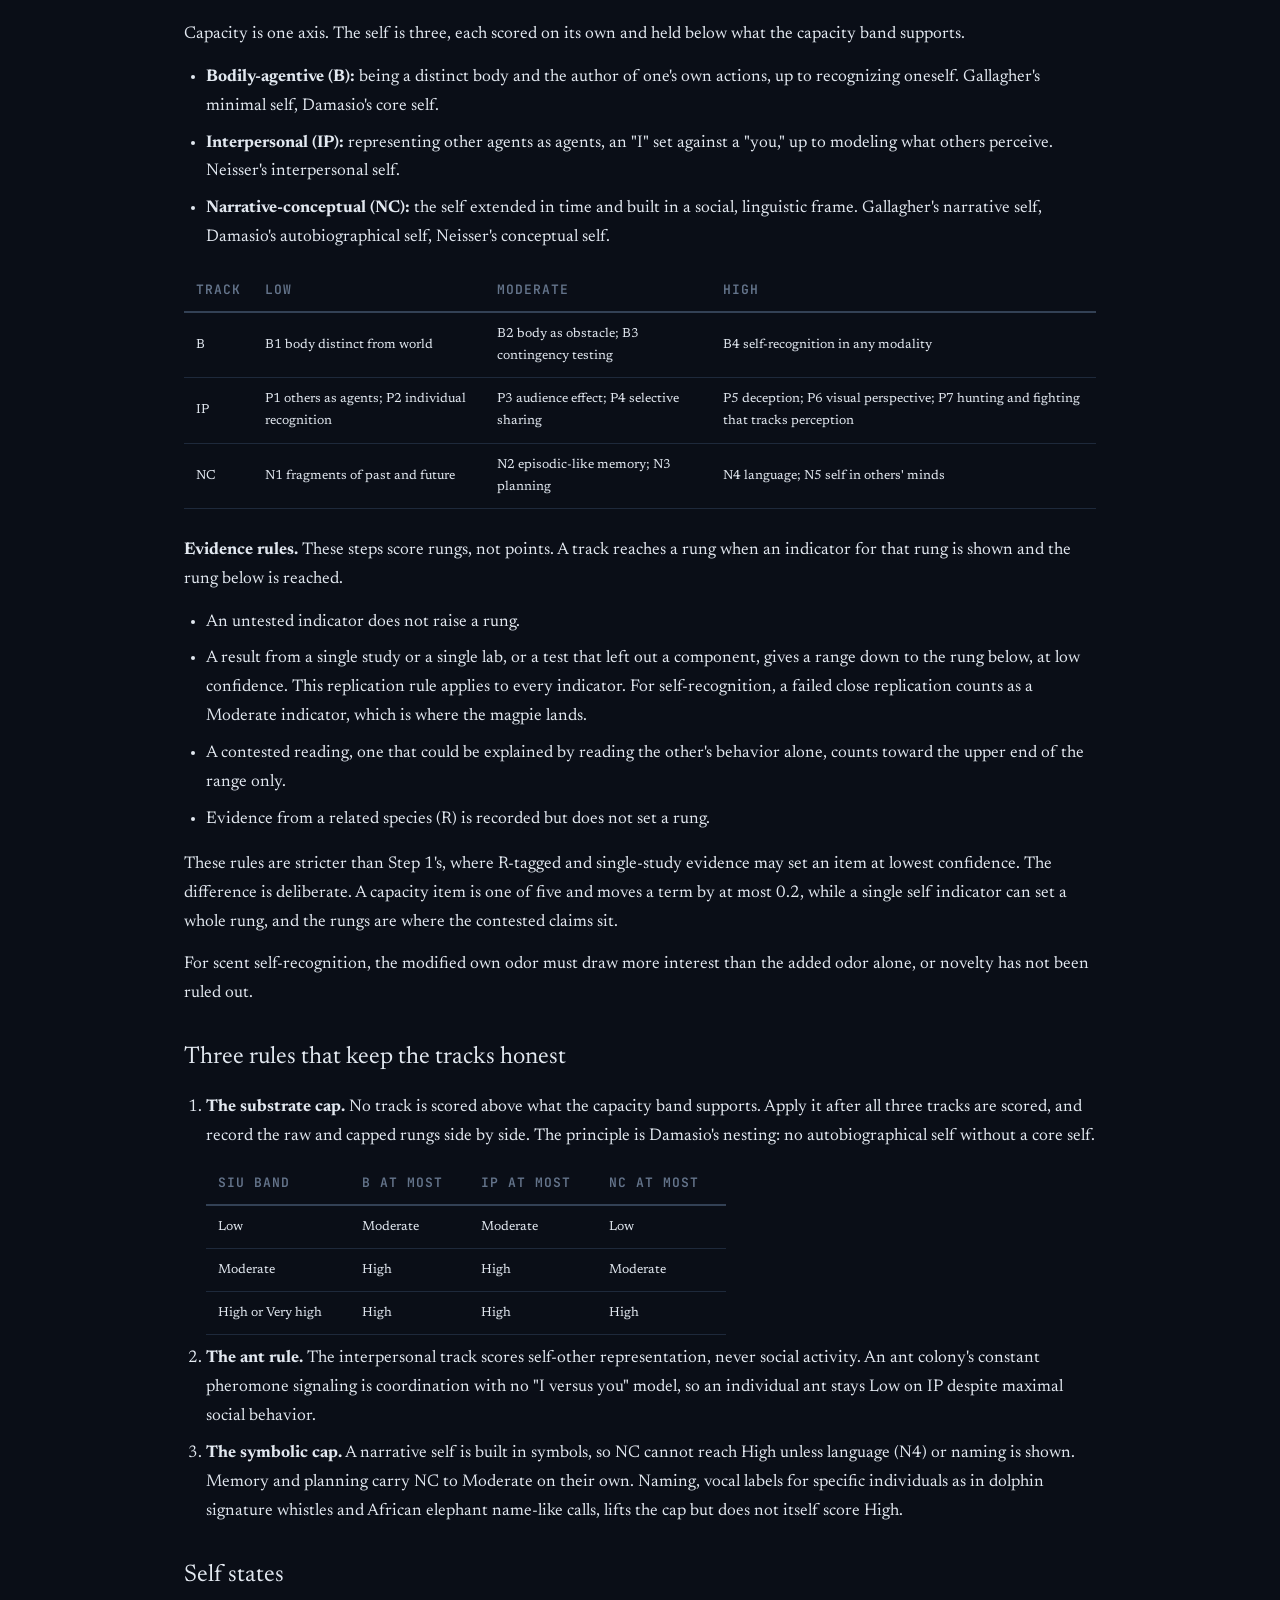
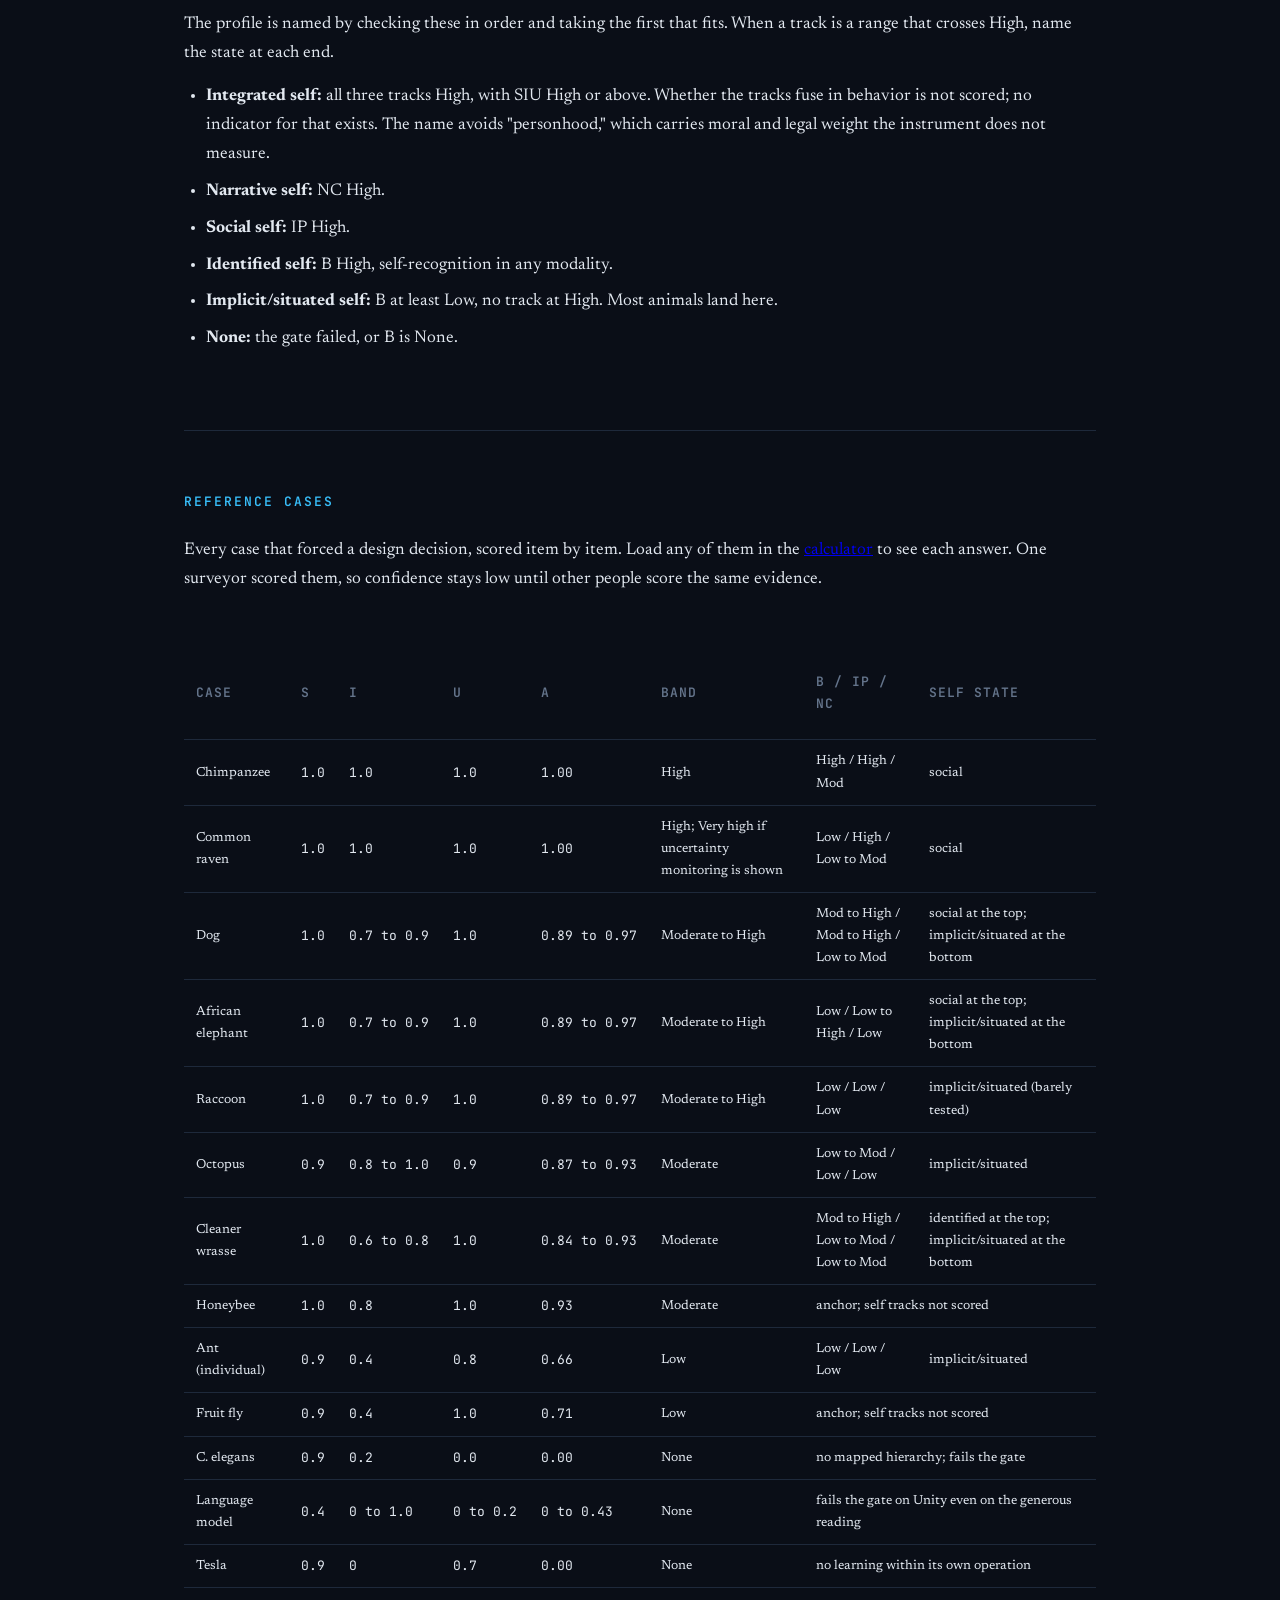
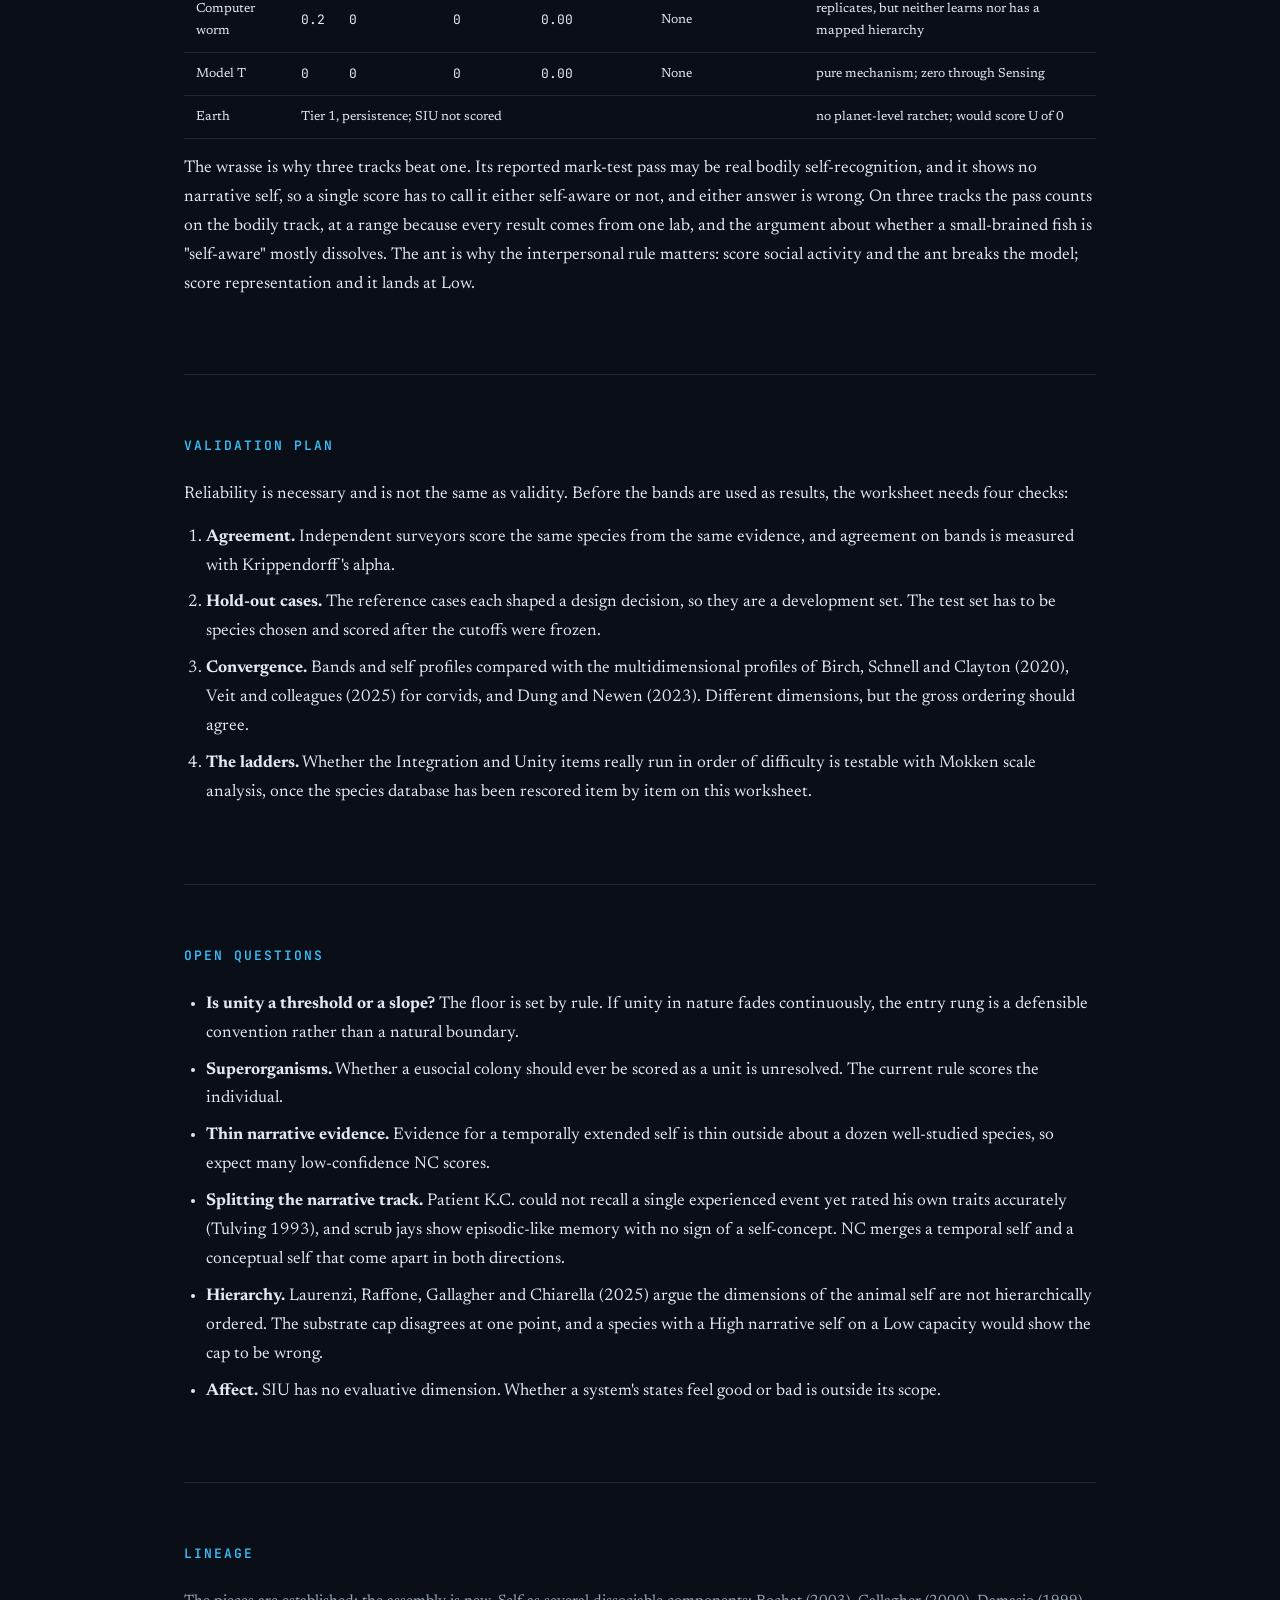
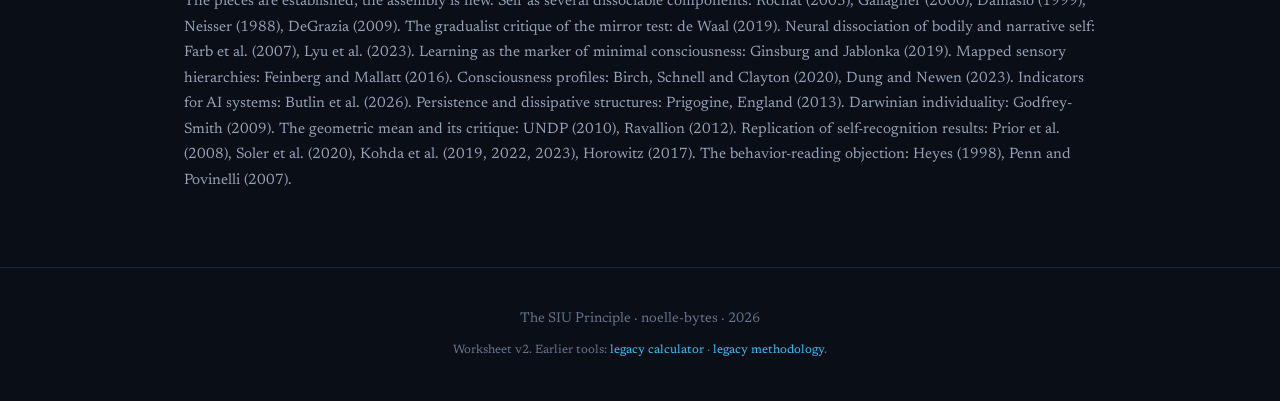
<file: methodology.html>
<!DOCTYPE html>
<html lang="en">
<head>
  <meta charset="UTF-8">
  <link rel="manifest" href="manifest.json">
  <meta name="theme-color" content="#38bdf8">
  <link rel="apple-touch-icon" href="icon-192.png">
  <meta name="viewport" content="width=device-width, initial-scale=1.0">
  <title>Methodology (Worksheet v2) - SIU Framework</title>
  <meta name="description" content="How the SIU field worksheet, version 2, scores a system: tier placement, Sensing, Integration and Unity items, the gate and bands, and the three-track self profile.">
  <link rel="stylesheet" href="style.css">
</head>
<body>

<nav>
  <div class="container">
    <a href="index.html" class="logo">SIU <span>Framework</span></a>
    <div class="links">
      <a href="index.html">Home</a>
      <a href="calculator.html">Calculator</a>
      <a href="methodology.html" class="active">Methodology</a>
      <a href="species.html">Species Database</a>
    </div>
  </div>
</nav>

<div class="container v2-prose">

  <div class="hero" style="padding-bottom: 32px">
    <h1>How the worksheet scores a system</h1>
    <p class="subtitle">Version 2 of the method. Capacity and selfhood are scored separately: SIU estimates how much of an architecture a system has, and three self tracks describe what kind of self, if any, runs on it.</p>
    <div class="notice">
      <strong>Status:</strong> a proposal. The reference scores below were all made by one surveyor and serve as a development set. The reliability and validation work that would turn the bands into results is described at the end and has not been done. The <a href="calculator.html">calculator</a> runs everything on this page. The v1 rubric is kept as the <a href="methodology-legacy.html">legacy methodology</a>.
    </div>
    <p class="toc" style="margin-top: 16px">
      <a href="#changes">What changed</a> &middot; <a href="#measures">What the band measures</a> &middot; <a href="#tiers">Tiers</a> &middot; <a href="#capacity">Capacity</a> &middot; <a href="#items">Items</a> &middot; <a href="#self">Self tracks</a> &middot; <a href="#cases">Reference cases</a> &middot; <a href="#validation">Validation</a> &middot; <a href="#open">Open questions</a>
    </p>
  </div>

  <section id="changes">
    <h2>What changed from v1</h2>
    <p>Version 1 multiplied three slider estimates, divided by a human baseline, and called anything above 50% of human self-aware. That design had three problems. A product of small nonzero numbers never reaches zero, so a thermostat or a planet always scored something. A single self-aware cutoff mislabeled whole groups of animals: a dog reads human gaze and intent with great skill and fails the visual mirror test, and one number cannot hold both facts. And the sliders were estimates with no fixed items behind them, so two people could not be expected to reach the same score.</p>
    <p>Version 2 keeps the three terms and changes everything around them:</p>
    <ul>
      <li>Each term is scored from five fixed items, so the score can be checked item by item.</li>
      <li>The terms are combined with a geometric mean, and a gate on the weakest term does the conjunctive work.</li>
      <li>Unity has an entry rung, a mapped sensory hierarchy. A system without one scores a true zero.</li>
      <li>Scores fall into coarse bands set by frozen reference species, and percent of human is gone.</li>
      <li>Self-awareness is scored on its own, as three tracks, instead of as the top slice of SIU.</li>
      <li>A short tier check decides whether a system is scored at all.</li>
    </ul>
    <p>The species database still holds v1 scores and has not been rescored on this worksheet.</p>
  </section>

  <section id="measures">
    <h2>What the band measures</h2>
    <p>The Integration items follow Ginsburg and Jablonka's sequence of learning, which they tie to minimal consciousness. The Unity items follow Feinberg and Mallatt's account of mapped sensory hierarchies, which they tie to sensory consciousness. The band is therefore an estimate of how much of that architecture a system has. It inherits those two accounts' inference from marker to experience and adds nothing to it. Anyone who rejects either account should read the band as a graded profile of cognitive architecture and nothing more.</p>
    <p>One consequence is stated openly: an individual ant clears the gate, because it learns in an open-ended way on a mapped sensory hierarchy. That is a claim about its architecture, not about what, if anything, it is like to be an ant.</p>
  </section>

  <section id="tiers">
    <h2>Step 0: The tiers</h2>
    <p>Before scoring capacity, place the system. This step has no points.</p>
    <ul>
      <li><strong>Tier 1, persistence.</strong> Holds and rebuilds its own form while energy flows through it, with no ratchet. Flames, hurricanes, stars, the Earth. The word life is kept for Tier 2.</li>
      <li><strong>Tier 2, Darwinian life.</strong> Builds and repairs its own parts inside its own boundary, and belongs to a reproducing, selectable lineage. Trees, animals, bacteria.</li>
      <li><strong>Tier 3, awareness.</strong> A Tier 2 system that clears the SIU gate. Its self tracks are then scored.</li>
      <li><strong>Constructs.</strong> Made rather than evolved. Placed beside the ladder and scored on SIU like anything else. An aware construct that does not reproduce would be a kind of virtual mule: aware, sterile, made by members of a lineage without being one.</li>
    </ul>
    <p>The questions, in order:</p>
    <ol>
      <li>Made or evolved? Made means construct; go to Step 1.</li>
      <li>Does it keep its form only while energy or matter flows through it? No means it is not on the ladder (a rock, a crystal, a corpse).</li>
      <li>When disturbed, does it restore its own form? No means a passing pattern. Yes means Tier 1.</li>
      <li>Does it build and repair its own parts inside its own boundary? No means Tier 1, and SIU is not scored.</li>
      <li>Did it come from parents like itself, through heredity with variation? Yes means Tier 2. Sterile members of a reproducing lineage count (worker ants, mules). A virus has a lineage without self-production; record it as borderline Tier 2 and expect it to fail the gate.</li>
    </ol>
  </section>

  <section id="capacity">
    <h2>Capacity: SIU, the gate and the bands</h2>
    <div class="formula-display">A = (S &times; I &times; U)<sup>1/3</sup></div>
    <p>Each term runs from 0 to 1 and is the sum of five items. A term at zero gives zero, which is the necessity claim: sensing with nothing integrating it is a camera, and integration with no unified perspective is a disconnected network. The cube root keeps the product's order and its collapse to zero, and it puts the result back on the 0 to 1 scale of the terms.</p>
    <p>The cube root is still a mean, so above zero a weak term can be partly offset by strong ones. Sensing at 0.2 with the other two at 1 gives A of 0.58. The Human Development Index made the same move to a geometric mean in 2010, and the standard criticism of it is that it hides tradeoff rates that are hard to defend (Ravallion 2012). So the worksheet does not rely on the formula for conjunction. It reports min(S, I, U) beside A, and the gate requires it.</p>
    <p><strong>The gate.</strong> A system is scored for a self only if all three hold:</p>
    <ul>
      <li>A is at least 0.35;</li>
      <li>min(S, I, U) is at least 0.35;</li>
      <li>open-ended learning (I2) is at least Partial.</li>
    </ul>
    <p>A system that fails the gate is recorded as band None, with B, IP and NC as None.</p>

    <table class="v2-table" style="max-width: 520px; margin: 16px 0 28px">
      <thead><tr><th>Band</th><th>A</th></tr></thead>
      <tbody>
        <tr><td><span class="tier-badge tier-minimal">None</span></td><td>below 0.35, or the gate failed</td></tr>
        <tr><td><span class="tier-badge tier-reactive">Low</span></td><td class="mono">0.35 to under 0.80</td></tr>
        <tr><td><span class="tier-badge tier-subconscious">Moderate</span></td><td class="mono">0.80 to under 0.95</td></tr>
        <tr><td><span class="tier-badge tier-conscious">High</span></td><td class="mono">0.95 or above</td></tr>
        <tr><td><span class="tier-badge tier-selfaware">Very high</span></td><td>0.95 or above, with all three stretch items shown</td></tr>
      </tbody>
    </table>

    <p><strong>How the cutoffs were set.</strong> Five reference species were placed in bands before any other case was scored, then scored on the worksheet, and each cutoff was fixed at the midpoint between neighboring anchors, rounded to 0.05. The cutoffs are frozen: they change only by re-running the anchors, never to move a particular case.</p>

    <table class="v2-table" style="margin: 16px 0 28px">
      <thead><tr><th>Anchor</th><th>Placed in</th><th>S</th><th>I</th><th>U</th><th>A</th><th>Basis</th></tr></thead>
      <tbody>
        <tr><td>C. elegans</td><td>None</td><td class="mono">0.9</td><td class="mono">0.2</td><td class="mono">0.0</td><td class="mono">0.00</td><td>no mapped hierarchy, so U is zero; associative learning only; 302 neurons</td></tr>
        <tr><td>Fruit fly</td><td>Low</td><td class="mono">0.9</td><td class="mono">0.4</td><td class="mono">1.0</td><td class="mono">0.71</td><td>second-order conditioning; no flexible problem-solving; about 140,000 neurons</td></tr>
        <tr><td>Honeybee</td><td>Moderate</td><td class="mono">1.0</td><td class="mono">0.8</td><td class="mono">1.0</td><td class="mono">0.93</td><td>open-ended learning; same and different transferred to new stimuli; about a million neurons</td></tr>
        <tr><td>Chimpanzee</td><td>High</td><td class="mono">1.0</td><td class="mono">1.0</td><td class="mono">1.0</td><td class="mono">1.00</td><td>every item shown in the species; analogical reasoning only after token training, so not Very high</td></tr>
        <tr><td>Human</td><td>Very high</td><td class="mono">1.0</td><td class="mono">1.0</td><td class="mono">1.0</td><td class="mono">1.00</td><td>every item and all three stretch items</td></tr>
      </tbody>
    </table>

    <p><strong>Read the bands for what they are.</strong> Sensing and Unity sit near 1 for nearly every animal with a centralized brain, so for those animals A is close to the cube root of Integration, and the cutoffs work out to Integration thresholds of about 0.04, 0.51 and 0.86. For vertebrates the bands are Integration bands sitting on a floor. The three-term structure does its real work elsewhere: Unity spreads for cephalopods, and both Sensing and Unity spread for constructs and distributed systems.</p>

    <p><strong>The floor.</strong> Unity's entry rung asks for a mapped sensory hierarchy. A system without one, such as a thermostat, an electron or the nematode C. elegans, scores U of 0 and so A of 0. That zero is a rule of the instrument, defended from Feinberg and Mallatt rather than derived. Three mapped levels is a convention, set to match the smallest brains that also show the behavioral items, so the jump from C. elegans at 0 to the fruit fly at 1.0 on Unity belongs to the rubric, not to nature. The floor does not refute panpsychism, which is a claim about experience. It only records that below the entry rung the instrument finds no structure to score.</p>
  </section>

  <section id="items">
    <h2>Step 1: The items</h2>
    <p>Score each item Yes (0.2), Partial (0.1) or No (0). Sensing items are scored on their own. Integration and Unity are ladders ordered by difficulty: an item counts only if the one before it scored at least Partial, and the ladder stops at the first No. I5 sits outside the ladder and is always scored for organisms.</p>
    <p>Unknown is not No. Mark it U, score the term twice, once with every U as No and once as Yes, and report the range. On the No branch the ladder stops at the U item; on the Yes branch it continues. Tag each answer with its evidence: F for field observation, L for lab experiment, N for neuroanatomy, R for inference from a related species (lowest confidence).</p>

    <h3 style="margin-top: 28px">Sensing (S)</h3>
    <table class="v2-table">
      <tbody>
        <tr><td class="mono">S1</td><td><strong>Dedicated sensors.</strong> Yes: receptor cells gathered into sense organs, such as eyes, antennae or a lateral line. Partial: specialized cells not gathered into organs. No: only general cell responses.</td></tr>
        <tr><td class="mono">S2</td><td><strong>Number of senses.</strong> Yes: four or more distinct modalities. Partial: two or three.</td></tr>
        <tr><td class="mono">S3</td><td><strong>Distance sense.</strong> Detects things it is not touching, with direction. Yes: vision, hearing, smell tracked to a source, electroreception, echolocation. Partial: light versus dark only, or a diffuse gradient.</td></tr>
        <tr><td class="mono">S4</td><td><strong>Body sense.</strong> Senses its own posture or limb position, and an internal state such as hunger. Yes: both. Partial: one.</td></tr>
        <tr><td class="mono">S5</td><td><strong>Fine discrimination.</strong> Yes: tells apart individuals of its own species, or differences as fine in some sense. Partial: coarse categories only.</td></tr>
      </tbody>
    </table>

    <h3 style="margin-top: 28px">Integration (I)</h3>
    <table class="v2-table">
      <tbody>
        <tr><td class="mono">I1</td><td><strong>Associative learning.</strong> Links a cue to an outcome by classical or operant conditioning. Partial: habituation or sensitization only.</td></tr>
        <tr><td class="mono">I2</td><td><strong>Open-ended learning.</strong> Learns new compound stimuli or new action sequences, including second-order or trace conditioning and cues combined across senses (unlimited associative learning). Partial: one sense or a few cue types.</td></tr>
        <tr><td class="mono">I3</td><td><strong>Flexible problem-solving.</strong> Solves a problem it has not met before without step-by-step training, such as a detour around a new barrier or a new use of a tool. Partial: only after long trial and error, or only some individuals. Planning results go under N3 instead, so one study cannot raise the band and then be counted again under the cap that band sets.</td></tr>
        <tr><td class="mono">I4</td><td><strong>Rule transfer.</strong> Applies a learned rule (same versus different, a number, a sequence) to stimuli it has never seen. Partial: only to stimuli close to the trained ones.</td></tr>
        <tr><td class="mono">I5</td><td><strong>Scale, outside the ladder.</strong> Neurons in the integrating center: cortex in mammals, pallium in birds, whole brain in fish and insects, central brain with optic lobes in cephalopods. Yes: 100 million or more. Partial: 100,000 to under 100 million. No: under 100,000. The centers differ by clade, so the counts are not one quantity; the item only asks whether the center clears two coarse thresholds, and it is worth at most 0.2.</td></tr>
      </tbody>
    </table>
    <p class="small-note">Record integration speed if it is known, but do not score it; speed tracks body size and temperature more than capacity. A large-brained animal tested only on simple tasks scores at most 0.6 on I: size adds 0.2 and cannot carry the term.</p>

    <h3 style="margin-top: 28px">Unity (U)</h3>
    <table class="v2-table">
      <tbody>
        <tr><td class="mono">U1</td><td><strong>Funneling hierarchy, the entry rung.</strong> Sensory streams converge on a central hub through mapped levels. A mapped level is a layer or nucleus in which neighboring receptors, or neighboring points in a sensory field, project to neighboring cells, and which feeds a further such layer; the insect retina, lamina and medulla are three. Yes: three or more. Partial: two. No: a nerve net, or sensory neurons feeding interneurons directly. A No makes U, and A, zero.</td></tr>
        <tr><td class="mono">U2</td><td><strong>Whole-system states.</strong> States that switch the whole system between modes, with recovery after deprivation; in animals, sleep with recovery sleep. Partial: a whole-system rest state without recovery, or only local quiescence.</td></tr>
        <tr><td class="mono">U3</td><td><strong>One agent.</strong> The whole body acts toward one goal at a time. Partial: parts keep substantial local control, as octopus arms do.</td></tr>
        <tr><td class="mono">U4</td><td><strong>Competing drives.</strong> Settles conflicts by the stakes, accepting more risk when hungrier. Partial: a fixed order of priority.</td></tr>
        <tr><td class="mono">U5</td><td><strong>Selective attention.</strong> Picks one target among distractors and holds it. Partial: orients to stimuli but is captured by each new one.</td></tr>
      </tbody>
    </table>

    <h3 style="margin-top: 28px">Stretch items</h3>
    <p>Yes or no, with no points. Many animals score 1 on a term, so these separate the top of the scale. All three, with A at 0.95 or above, give Very high. An untested stretch item is not counted, and the result notes that Very high would follow if it were shown.</p>
    <table class="v2-table">
      <tbody>
        <tr><td class="mono">S+</td><td><strong>Image-forming sense.</strong> Resolves the features of an object at a distance, as a camera-type eye or echolocation does.</td></tr>
        <tr><td class="mono">I+</td><td><strong>Analogical reasoning.</strong> Matches relations between relations without being trained on that task.</td></tr>
        <tr><td class="mono">U+</td><td><strong>Uncertainty monitoring.</strong> Declines, delays or seeks more information on hard trials more often than on easy ones.</td></tr>
      </tbody>
    </table>

    <h3 style="margin-top: 28px">Constructs</h3>
    <p>Three extra rules. A receptor means a physical transducer the system carries, such as a camera, microphone or motion sensor; input handed to it already digitized counts at most Partial on S1, and channels with no transducer count at most Partial on S2. Learning counts only if it happens inside the system during its own operation, so retraining done elsewhere and installed by update does not count. I5 does not apply, because an artificial unit is not a neuron; Integration is the sum of I1 to I4 divided by 0.8, so a construct can still reach 1. Construct scores on the behavioral items are upper bounds, since a system trained to produce a behavior can show it without the property behind it (Butlin et al. 2026).</p>
  </section>

  <section id="self">
    <h2>Steps 2 to 4: The three self tracks</h2>
    <p>Capacity is one axis. The self is three, each scored on its own and held below what the capacity band supports.</p>
    <ul>
      <li><strong>Bodily-agentive (B):</strong> being a distinct body and the author of one's own actions, up to recognizing oneself. Gallagher's minimal self, Damasio's core self.</li>
      <li><strong>Interpersonal (IP):</strong> representing other agents as agents, an "I" set against a "you," up to modeling what others perceive. Neisser's interpersonal self.</li>
      <li><strong>Narrative-conceptual (NC):</strong> the self extended in time and built in a social, linguistic frame. Gallagher's narrative self, Damasio's autobiographical self, Neisser's conceptual self.</li>
    </ul>

    <table class="v2-table" style="margin: 16px 0 28px">
      <thead><tr><th>Track</th><th>Low</th><th>Moderate</th><th>High</th></tr></thead>
      <tbody>
        <tr><td>B</td><td>B1 body distinct from world</td><td>B2 body as obstacle; B3 contingency testing</td><td>B4 self-recognition in any modality</td></tr>
        <tr><td>IP</td><td>P1 others as agents; P2 individual recognition</td><td>P3 audience effect; P4 selective sharing</td><td>P5 deception; P6 visual perspective; P7 hunting and fighting that tracks perception</td></tr>
        <tr><td>NC</td><td>N1 fragments of past and future</td><td>N2 episodic-like memory; N3 planning</td><td>N4 language; N5 self in others' minds</td></tr>
      </tbody>
    </table>

    <p><strong>Evidence rules.</strong> These steps score rungs, not points. A track reaches a rung when an indicator for that rung is shown and the rung below is reached.</p>
    <ul>
      <li>An untested indicator does not raise a rung.</li>
      <li>A result from a single study or a single lab, or a test that left out a component, gives a range down to the rung below, at low confidence. This replication rule applies to every indicator. For self-recognition, a failed close replication counts as a Moderate indicator, which is where the magpie lands.</li>
      <li>A contested reading, one that could be explained by reading the other's behavior alone, counts toward the upper end of the range only.</li>
      <li>Evidence from a related species (R) is recorded but does not set a rung.</li>
    </ul>
    <p>These rules are stricter than Step 1's, where R-tagged and single-study evidence may set an item at lowest confidence. The difference is deliberate. A capacity item is one of five and moves a term by at most 0.2, while a single self indicator can set a whole rung, and the rungs are where the contested claims sit.</p>
    <p>For scent self-recognition, the modified own odor must draw more interest than the added odor alone, or novelty has not been ruled out.</p>

    <h3 style="margin-top: 28px">Three rules that keep the tracks honest</h3>
    <ol>
      <li><strong>The substrate cap.</strong> No track is scored above what the capacity band supports. Apply it after all three tracks are scored, and record the raw and capped rungs side by side. The principle is Damasio's nesting: no autobiographical self without a core self.
        <table class="v2-table" style="max-width: 520px; margin: 10px 0">
          <thead><tr><th>SIU band</th><th>B at most</th><th>IP at most</th><th>NC at most</th></tr></thead>
          <tbody>
            <tr><td>Low</td><td>Moderate</td><td>Moderate</td><td>Low</td></tr>
            <tr><td>Moderate</td><td>High</td><td>High</td><td>Moderate</td></tr>
            <tr><td>High or Very high</td><td>High</td><td>High</td><td>High</td></tr>
          </tbody>
        </table>
      </li>
      <li><strong>The ant rule.</strong> The interpersonal track scores self-other representation, never social activity. An ant colony's constant pheromone signaling is coordination with no "I versus you" model, so an individual ant stays Low on IP despite maximal social behavior.</li>
      <li><strong>The symbolic cap.</strong> A narrative self is built in symbols, so NC cannot reach High unless language (N4) or naming is shown. Memory and planning carry NC to Moderate on their own. Naming, vocal labels for specific individuals as in dolphin signature whistles and African elephant name-like calls, lifts the cap but does not itself score High.</li>
    </ol>

    <h3 style="margin-top: 28px">Self states</h3>
    <p>The profile is named by checking these in order and taking the first that fits. When a track is a range that crosses High, name the state at each end.</p>
    <ul>
      <li><strong>Integrated self:</strong> all three tracks High, with SIU High or above. Whether the tracks fuse in behavior is not scored; no indicator for that exists. The name avoids "personhood," which carries moral and legal weight the instrument does not measure.</li>
      <li><strong>Narrative self:</strong> NC High.</li>
      <li><strong>Social self:</strong> IP High.</li>
      <li><strong>Identified self:</strong> B High, self-recognition in any modality.</li>
      <li><strong>Implicit/situated self:</strong> B at least Low, no track at High. Most animals land here.</li>
      <li><strong>None:</strong> the gate failed, or B is None.</li>
    </ul>
  </section>

  <section id="cases">
    <h2>Reference cases</h2>
    <p>Every case that forced a design decision, scored item by item. Load any of them in the <a href="calculator.html">calculator</a> to see each answer. One surveyor scored them, so confidence stays low until other people score the same evidence.</p>
    <div style="overflow-x: auto">
    <table class="v2-table">
      <thead><tr><th>Case</th><th>S</th><th>I</th><th>U</th><th>A</th><th>Band</th><th>B / IP / NC</th><th>Self state</th></tr></thead>
      <tbody>
        <tr><td>Human</td><td class="mono">1.0</td><td class="mono">1.0</td><td class="mono">1.0</td><td class="mono">1.00</td><td>Very high</td><td>High / High / High</td><td>integrated</td></tr>
        <tr><td>Chimpanzee</td><td class="mono">1.0</td><td class="mono">1.0</td><td class="mono">1.0</td><td class="mono">1.00</td><td>High</td><td>High / High / Mod</td><td>social</td></tr>
        <tr><td>Common raven</td><td class="mono">1.0</td><td class="mono">1.0</td><td class="mono">1.0</td><td class="mono">1.00</td><td>High; Very high if uncertainty monitoring is shown</td><td>Low / High / Low to Mod</td><td>social</td></tr>
        <tr><td>Dog</td><td class="mono">1.0</td><td class="mono">0.7 to 0.9</td><td class="mono">1.0</td><td class="mono">0.89 to 0.97</td><td>Moderate to High</td><td>Mod to High / Mod to High / Low to Mod</td><td>social at the top; implicit/situated at the bottom</td></tr>
        <tr><td>African elephant</td><td class="mono">1.0</td><td class="mono">0.7 to 0.9</td><td class="mono">1.0</td><td class="mono">0.89 to 0.97</td><td>Moderate to High</td><td>Low / Low to High / Low</td><td>social at the top; implicit/situated at the bottom</td></tr>
        <tr><td>Raccoon</td><td class="mono">1.0</td><td class="mono">0.7 to 0.9</td><td class="mono">1.0</td><td class="mono">0.89 to 0.97</td><td>Moderate to High</td><td>Low / Low / Low</td><td>implicit/situated (barely tested)</td></tr>
        <tr><td>Octopus</td><td class="mono">0.9</td><td class="mono">0.8 to 1.0</td><td class="mono">0.9</td><td class="mono">0.87 to 0.93</td><td>Moderate</td><td>Low to Mod / Low / Low</td><td>implicit/situated</td></tr>
        <tr><td>Cleaner wrasse</td><td class="mono">1.0</td><td class="mono">0.6 to 0.8</td><td class="mono">1.0</td><td class="mono">0.84 to 0.93</td><td>Moderate</td><td>Mod to High / Low to Mod / Low to Mod</td><td>identified at the top; implicit/situated at the bottom</td></tr>
        <tr><td>Honeybee</td><td class="mono">1.0</td><td class="mono">0.8</td><td class="mono">1.0</td><td class="mono">0.93</td><td>Moderate</td><td colspan="2">anchor; self tracks not scored</td></tr>
        <tr><td>Ant (individual)</td><td class="mono">0.9</td><td class="mono">0.4</td><td class="mono">0.8</td><td class="mono">0.66</td><td>Low</td><td>Low / Low / Low</td><td>implicit/situated</td></tr>
        <tr><td>Fruit fly</td><td class="mono">0.9</td><td class="mono">0.4</td><td class="mono">1.0</td><td class="mono">0.71</td><td>Low</td><td colspan="2">anchor; self tracks not scored</td></tr>
        <tr><td>C. elegans</td><td class="mono">0.9</td><td class="mono">0.2</td><td class="mono">0.0</td><td class="mono">0.00</td><td>None</td><td colspan="2">no mapped hierarchy; fails the gate</td></tr>
        <tr><td>Language model</td><td class="mono">0.4</td><td class="mono">0 to 1.0</td><td class="mono">0 to 0.2</td><td class="mono">0 to 0.43</td><td>None</td><td colspan="2">fails the gate on Unity even on the generous reading</td></tr>
        <tr><td>Tesla</td><td class="mono">0.9</td><td class="mono">0</td><td class="mono">0.7</td><td class="mono">0.00</td><td>None</td><td colspan="2">no learning within its own operation</td></tr>
        <tr><td>Computer worm</td><td class="mono">0.2</td><td class="mono">0</td><td class="mono">0</td><td class="mono">0.00</td><td>None</td><td colspan="2">replicates, but neither learns nor has a mapped hierarchy</td></tr>
        <tr><td>Model T</td><td class="mono">0</td><td class="mono">0</td><td class="mono">0</td><td class="mono">0.00</td><td>None</td><td colspan="2">pure mechanism; zero through Sensing</td></tr>
        <tr><td>Earth</td><td colspan="5">Tier 1, persistence; SIU not scored</td><td colspan="2">no planet-level ratchet; would score U of 0</td></tr>
      </tbody>
    </table>
    </div>
    <p style="margin-top: 16px">The wrasse is why three tracks beat one. Its reported mark-test pass may be real bodily self-recognition, and it shows no narrative self, so a single score has to call it either self-aware or not, and either answer is wrong. On three tracks the pass counts on the bodily track, at a range because every result comes from one lab, and the argument about whether a small-brained fish is "self-aware" mostly dissolves. The ant is why the interpersonal rule matters: score social activity and the ant breaks the model; score representation and it lands at Low.</p>
  </section>

  <section id="validation">
    <h2>Validation plan</h2>
    <p>Reliability is necessary and is not the same as validity. Before the bands are used as results, the worksheet needs four checks:</p>
    <ol>
      <li><strong>Agreement.</strong> Independent surveyors score the same species from the same evidence, and agreement on bands is measured with Krippendorff's alpha.</li>
      <li><strong>Hold-out cases.</strong> The reference cases each shaped a design decision, so they are a development set. The test set has to be species chosen and scored after the cutoffs were frozen.</li>
      <li><strong>Convergence.</strong> Bands and self profiles compared with the multidimensional profiles of Birch, Schnell and Clayton (2020), Veit and colleagues (2025) for corvids, and Dung and Newen (2023). Different dimensions, but the gross ordering should agree.</li>
      <li><strong>The ladders.</strong> Whether the Integration and Unity items really run in order of difficulty is testable with Mokken scale analysis, once the species database has been rescored item by item on this worksheet.</li>
    </ol>
  </section>

  <section id="open">
    <h2>Open questions</h2>
    <ul>
      <li><strong>Is unity a threshold or a slope?</strong> The floor is set by rule. If unity in nature fades continuously, the entry rung is a defensible convention rather than a natural boundary.</li>
      <li><strong>Superorganisms.</strong> Whether a eusocial colony should ever be scored as a unit is unresolved. The current rule scores the individual.</li>
      <li><strong>Thin narrative evidence.</strong> Evidence for a temporally extended self is thin outside about a dozen well-studied species, so expect many low-confidence NC scores.</li>
      <li><strong>Splitting the narrative track.</strong> Patient K.C. could not recall a single experienced event yet rated his own traits accurately (Tulving 1993), and scrub jays show episodic-like memory with no sign of a self-concept. NC merges a temporal self and a conceptual self that come apart in both directions.</li>
      <li><strong>Hierarchy.</strong> Laurenzi, Raffone, Gallagher and Chiarella (2025) argue the dimensions of the animal self are not hierarchically ordered. The substrate cap disagrees at one point, and a species with a High narrative self on a Low capacity would show the cap to be wrong.</li>
      <li><strong>Affect.</strong> SIU has no evaluative dimension. Whether a system's states feel good or bad is outside its scope.</li>
    </ul>
  </section>

  <section>
    <h2>Lineage</h2>
    <p style="font-size: 15px; color: var(--text-dim)">The pieces are established; the assembly is new. Self as several dissociable components: Rochat (2003), Gallagher (2000), Damasio (1999), Neisser (1988), DeGrazia (2009). The gradualist critique of the mirror test: de Waal (2019). Neural dissociation of bodily and narrative self: Farb et al. (2007), Lyu et al. (2023). Learning as the marker of minimal consciousness: Ginsburg and Jablonka (2019). Mapped sensory hierarchies: Feinberg and Mallatt (2016). Consciousness profiles: Birch, Schnell and Clayton (2020), Dung and Newen (2023). Indicators for AI systems: Butlin et al. (2026). Persistence and dissipative structures: Prigogine, England (2013). Darwinian individuality: Godfrey-Smith (2009). The geometric mean and its critique: UNDP (2010), Ravallion (2012). Replication of self-recognition results: Prior et al. (2008), Soler et al. (2020), Kohda et al. (2019, 2022, 2023), Horowitz (2017). The behavior-reading objection: Heyes (1998), Penn and Povinelli (2007).</p>
  </section>

</div>

<footer>
  <div class="container">
    <p>The SIU Principle &middot; noelle-bytes &middot; 2026</p>
    <p style="margin-top: 8px; font-size: 12px;">Worksheet v2. Earlier tools: <a href="calculator-legacy.html">legacy calculator</a> &middot; <a href="methodology-legacy.html">legacy methodology</a>.</p>
  </div>
</footer>

<script>if("serviceWorker" in navigator)navigator.serviceWorker.register("sw.js")</script>
</body>
</html>
</file>
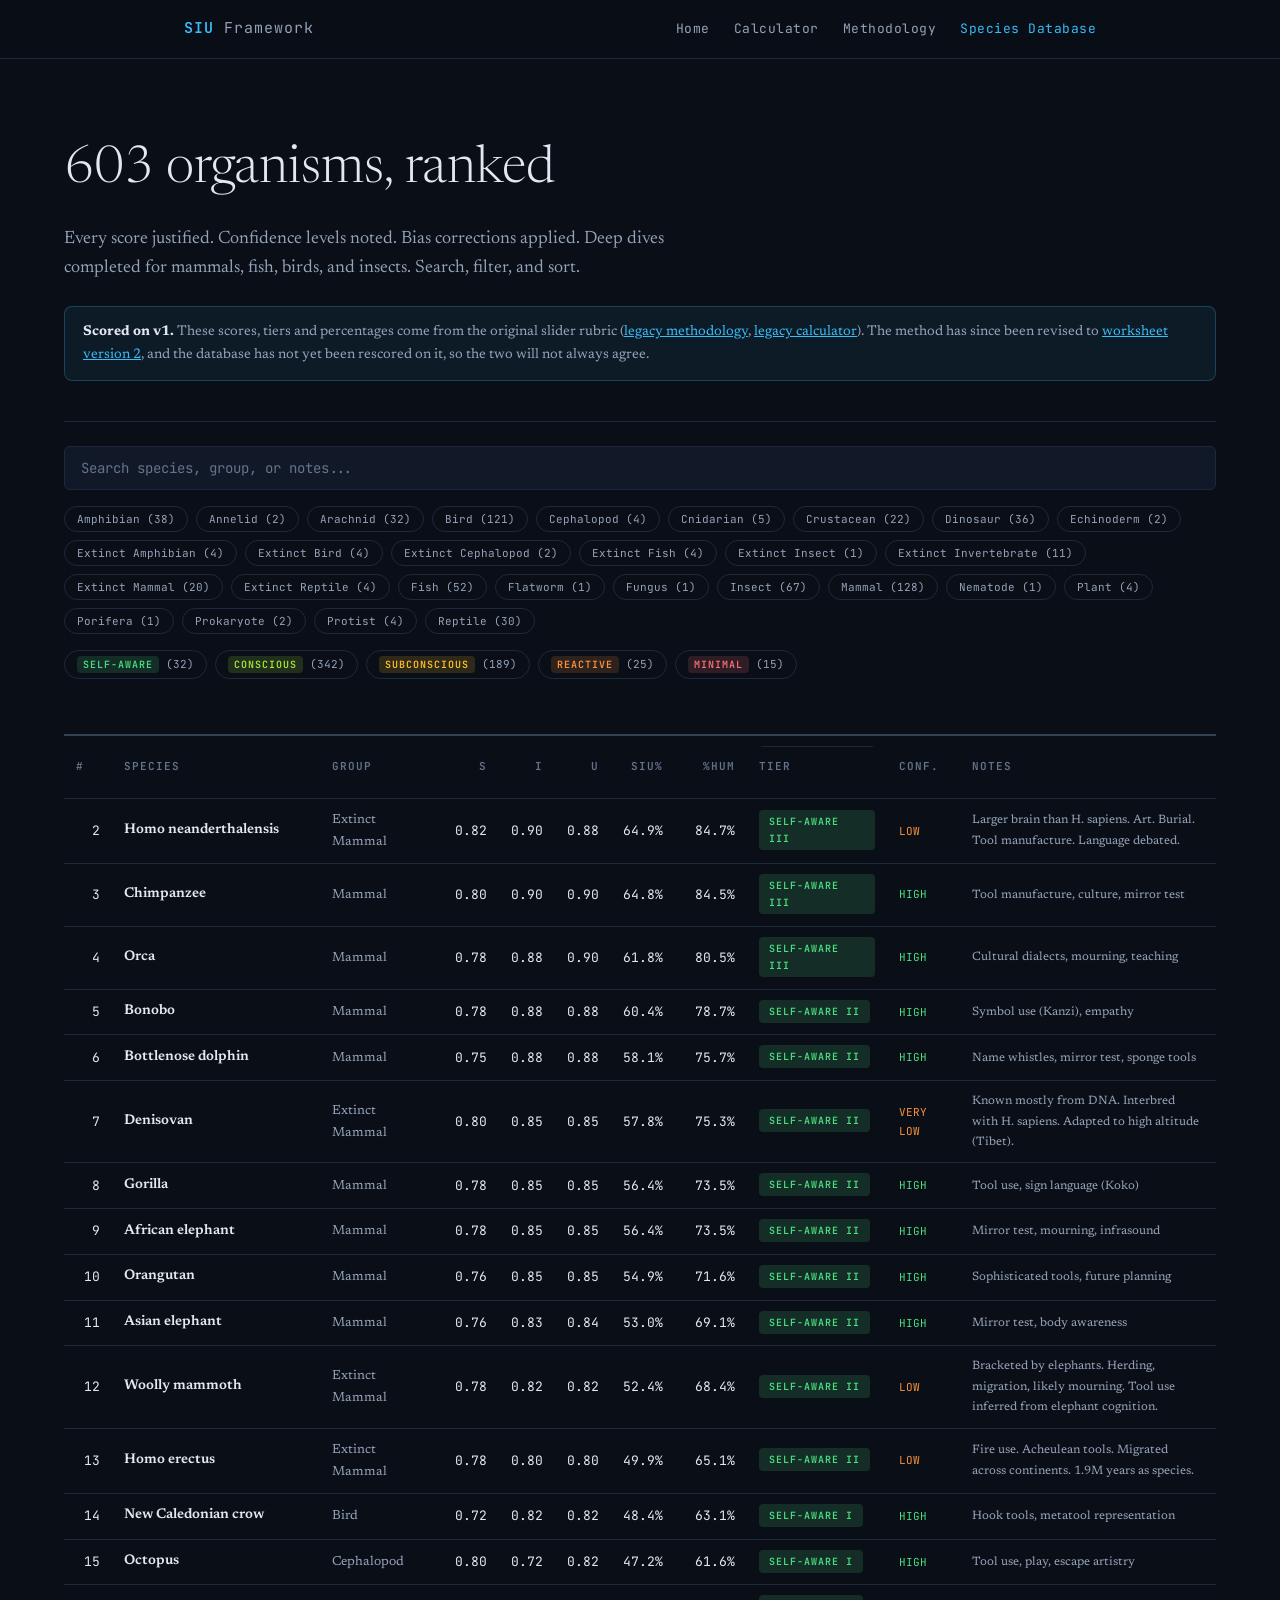
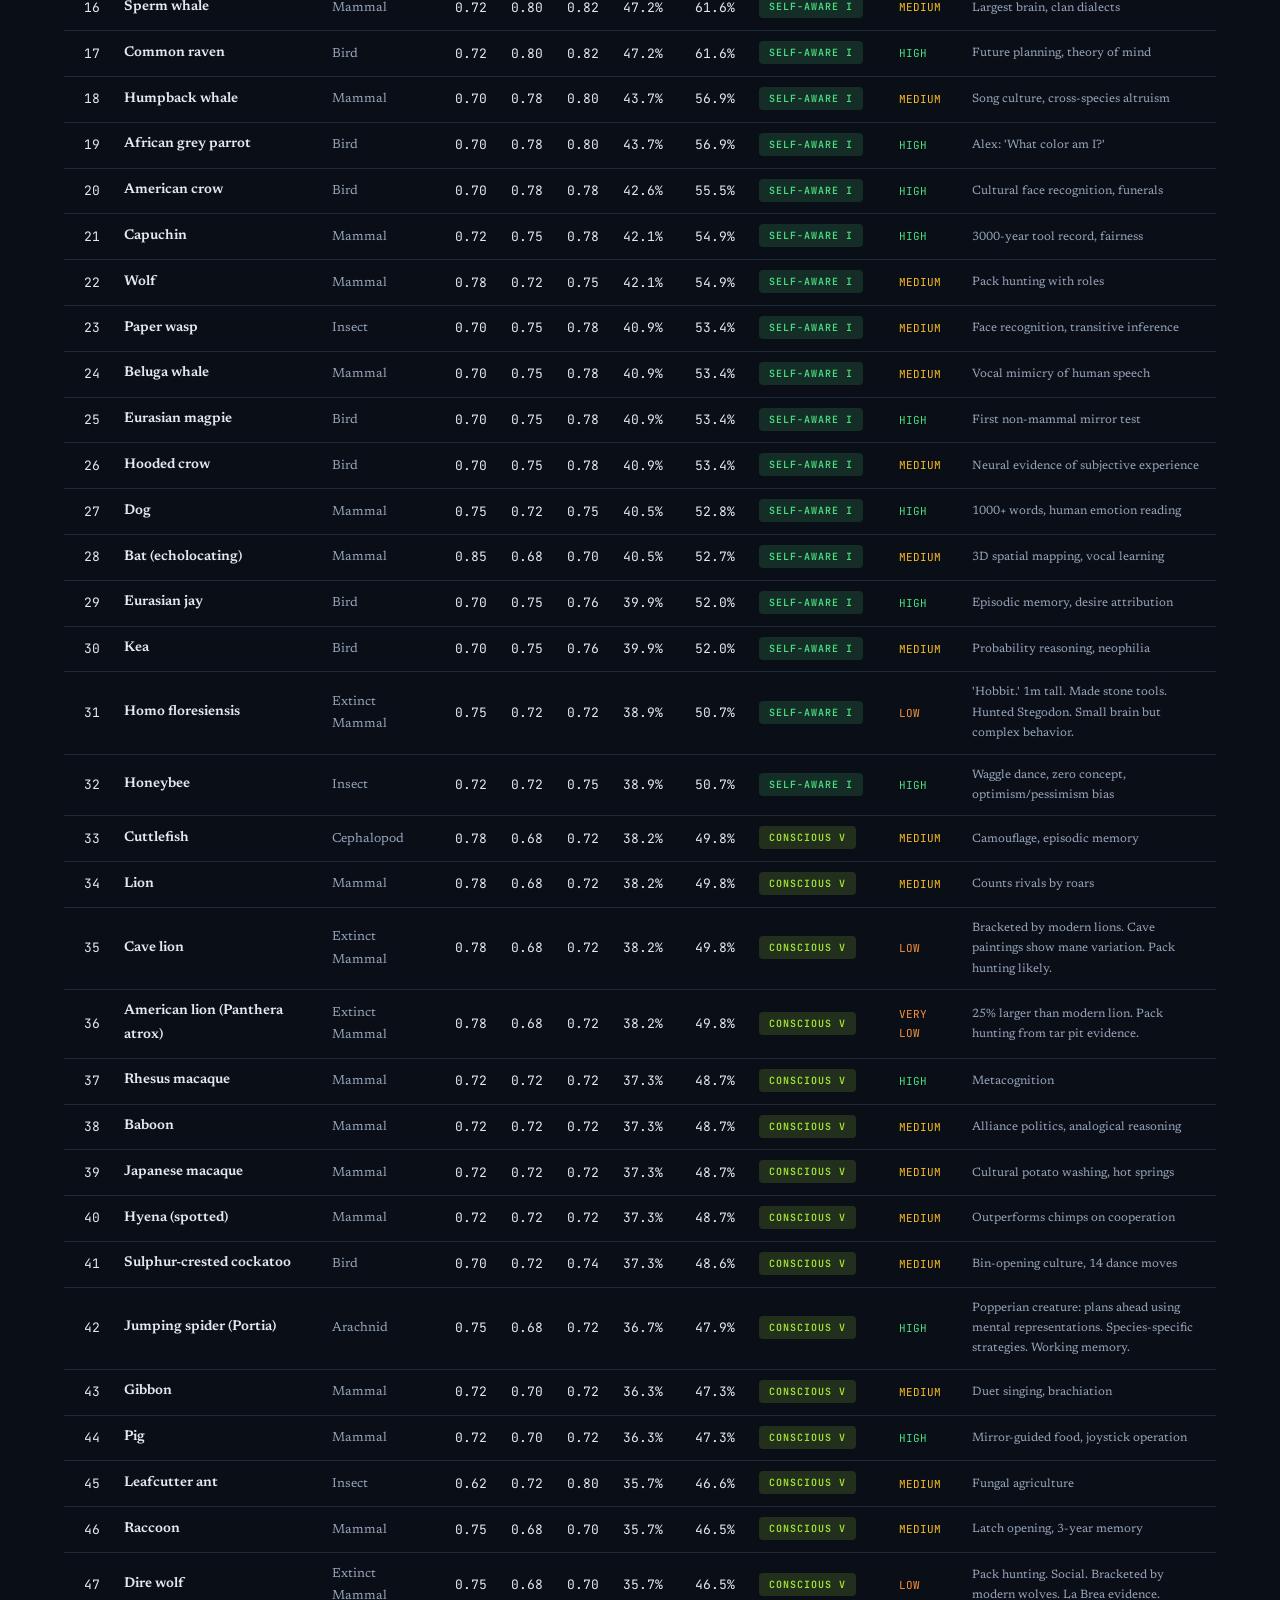
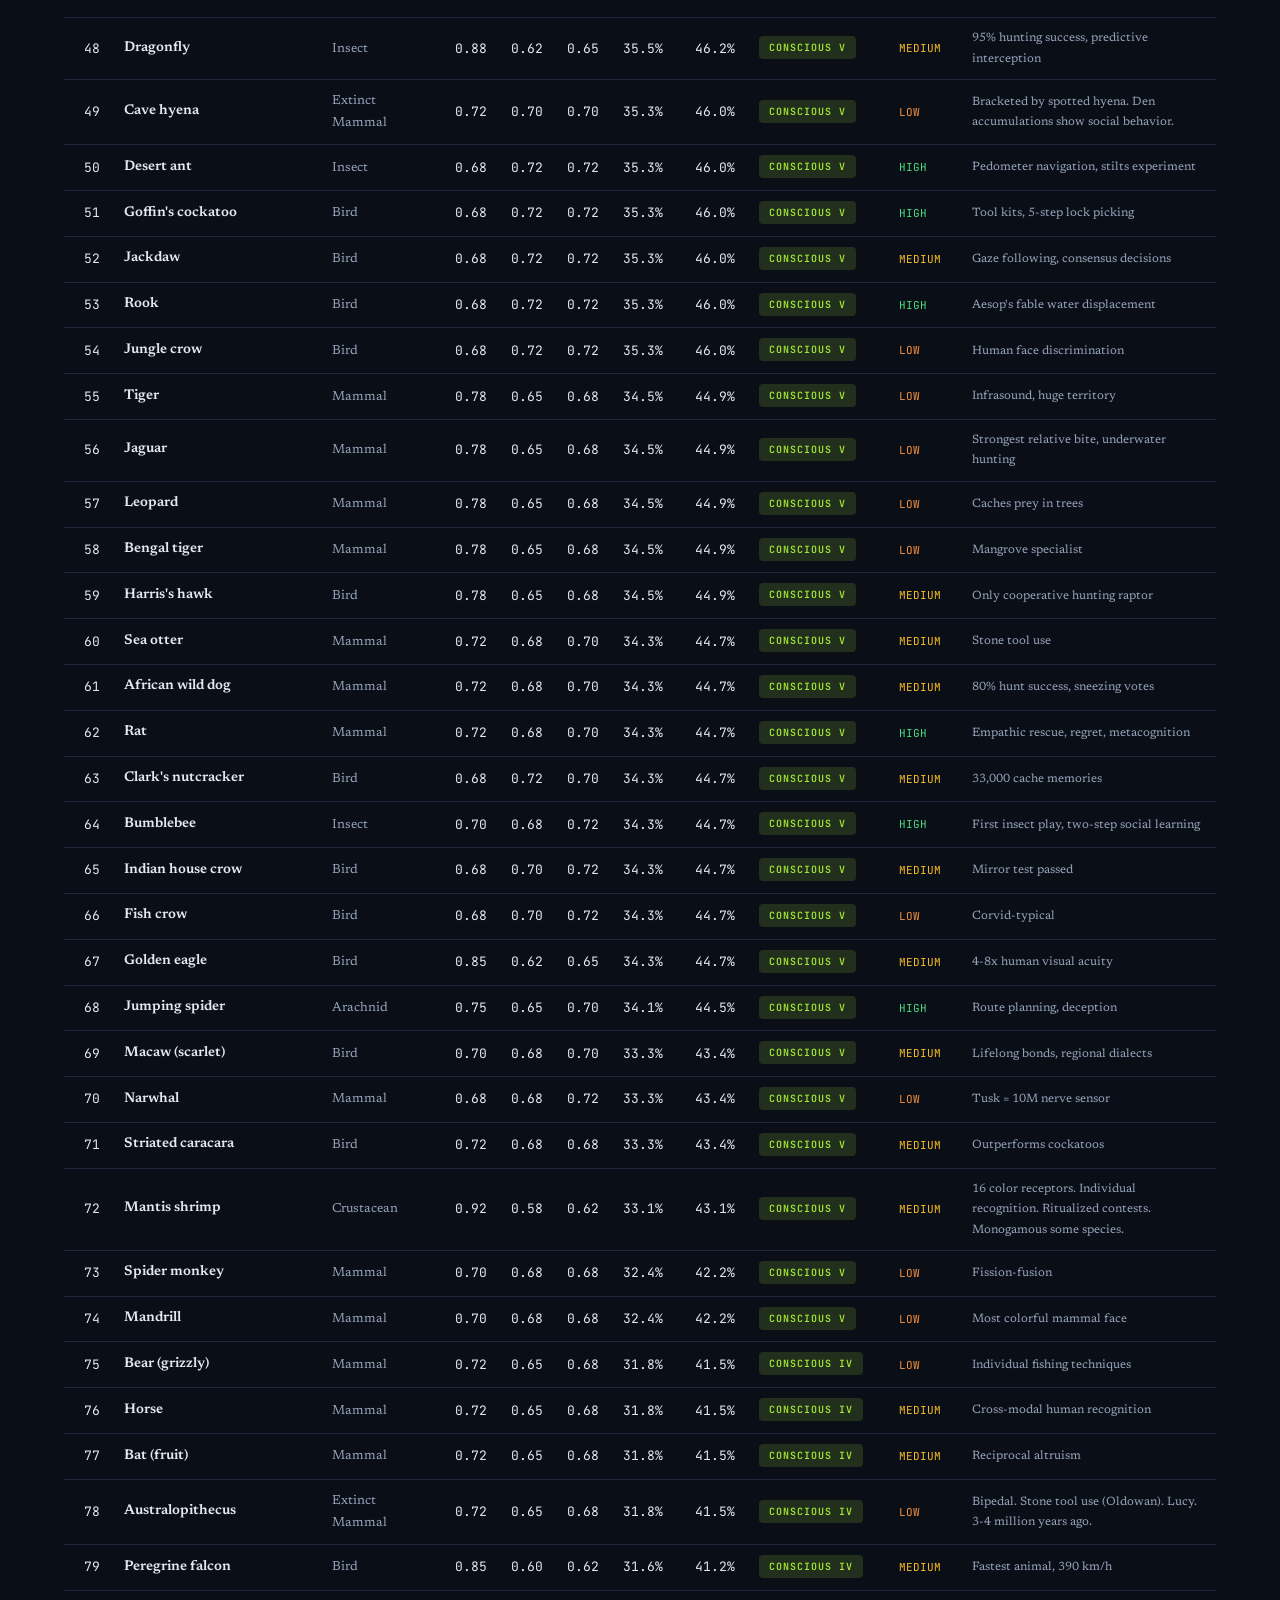
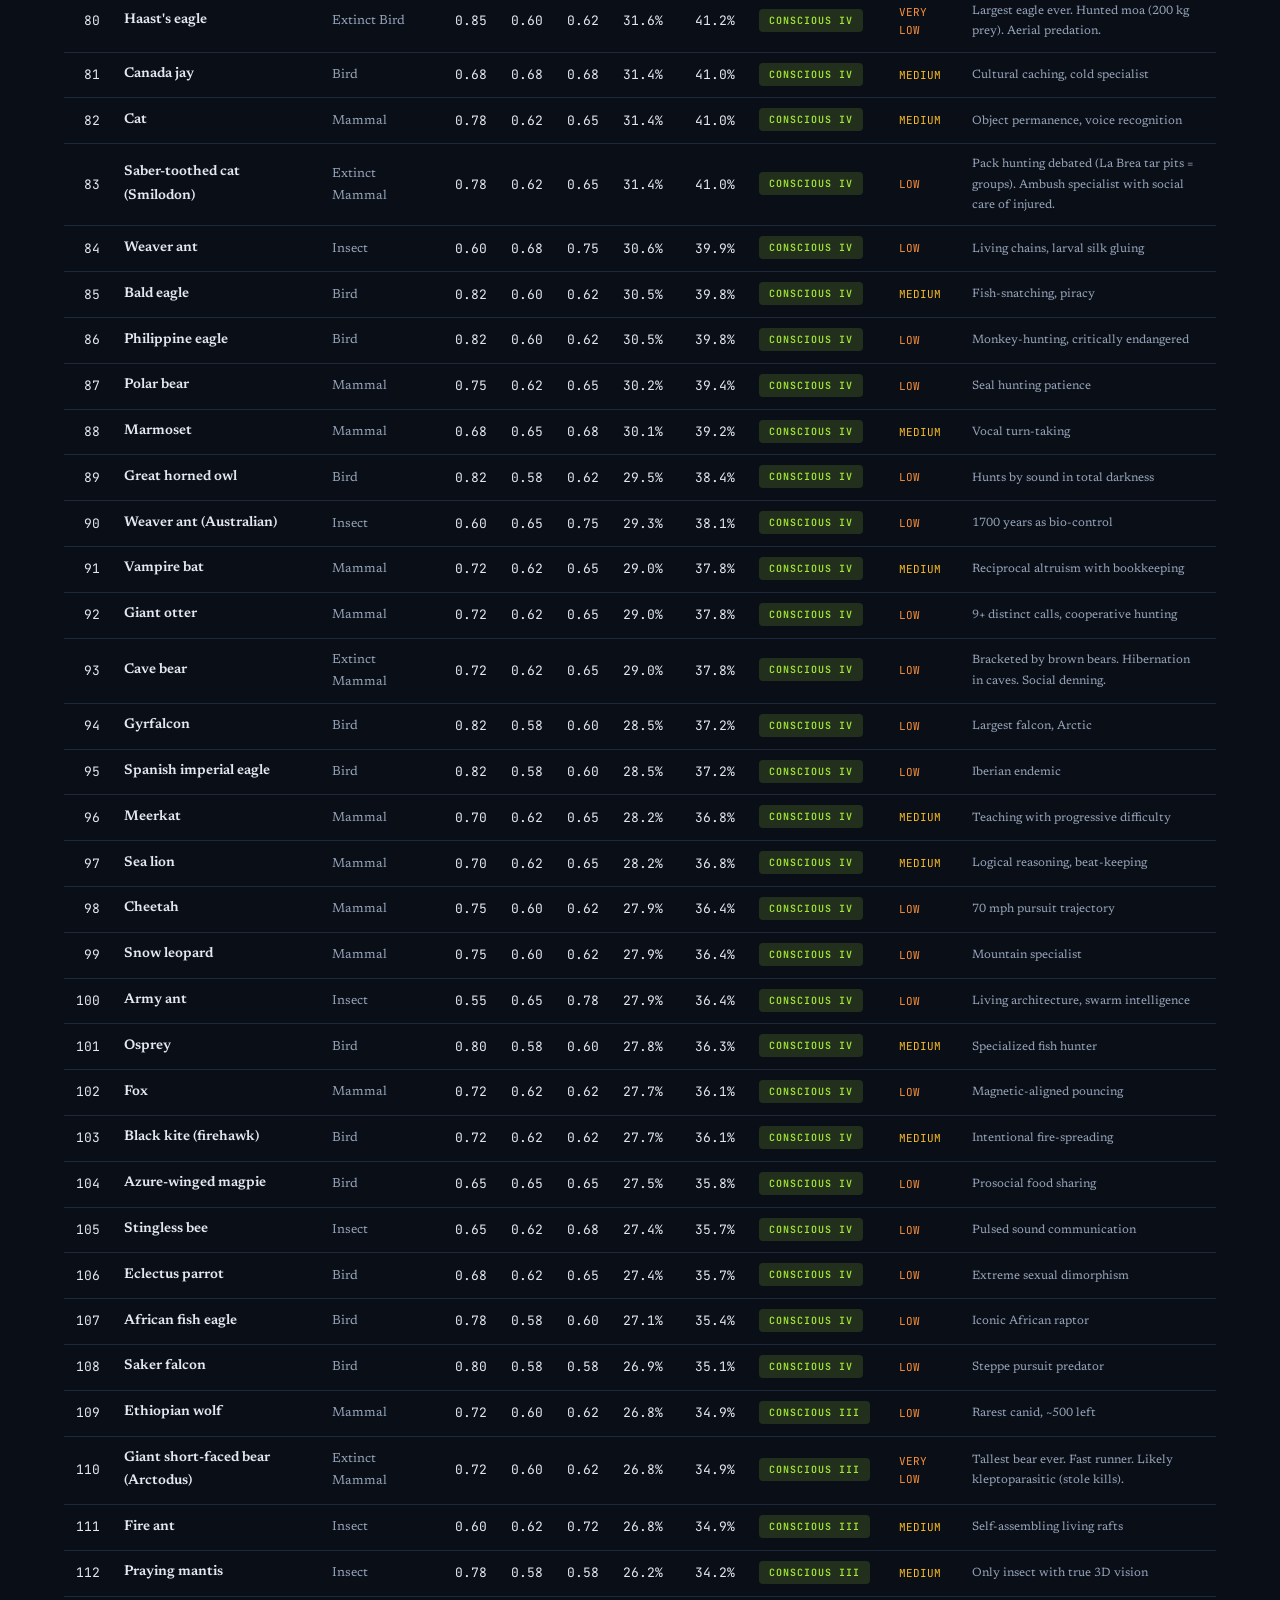
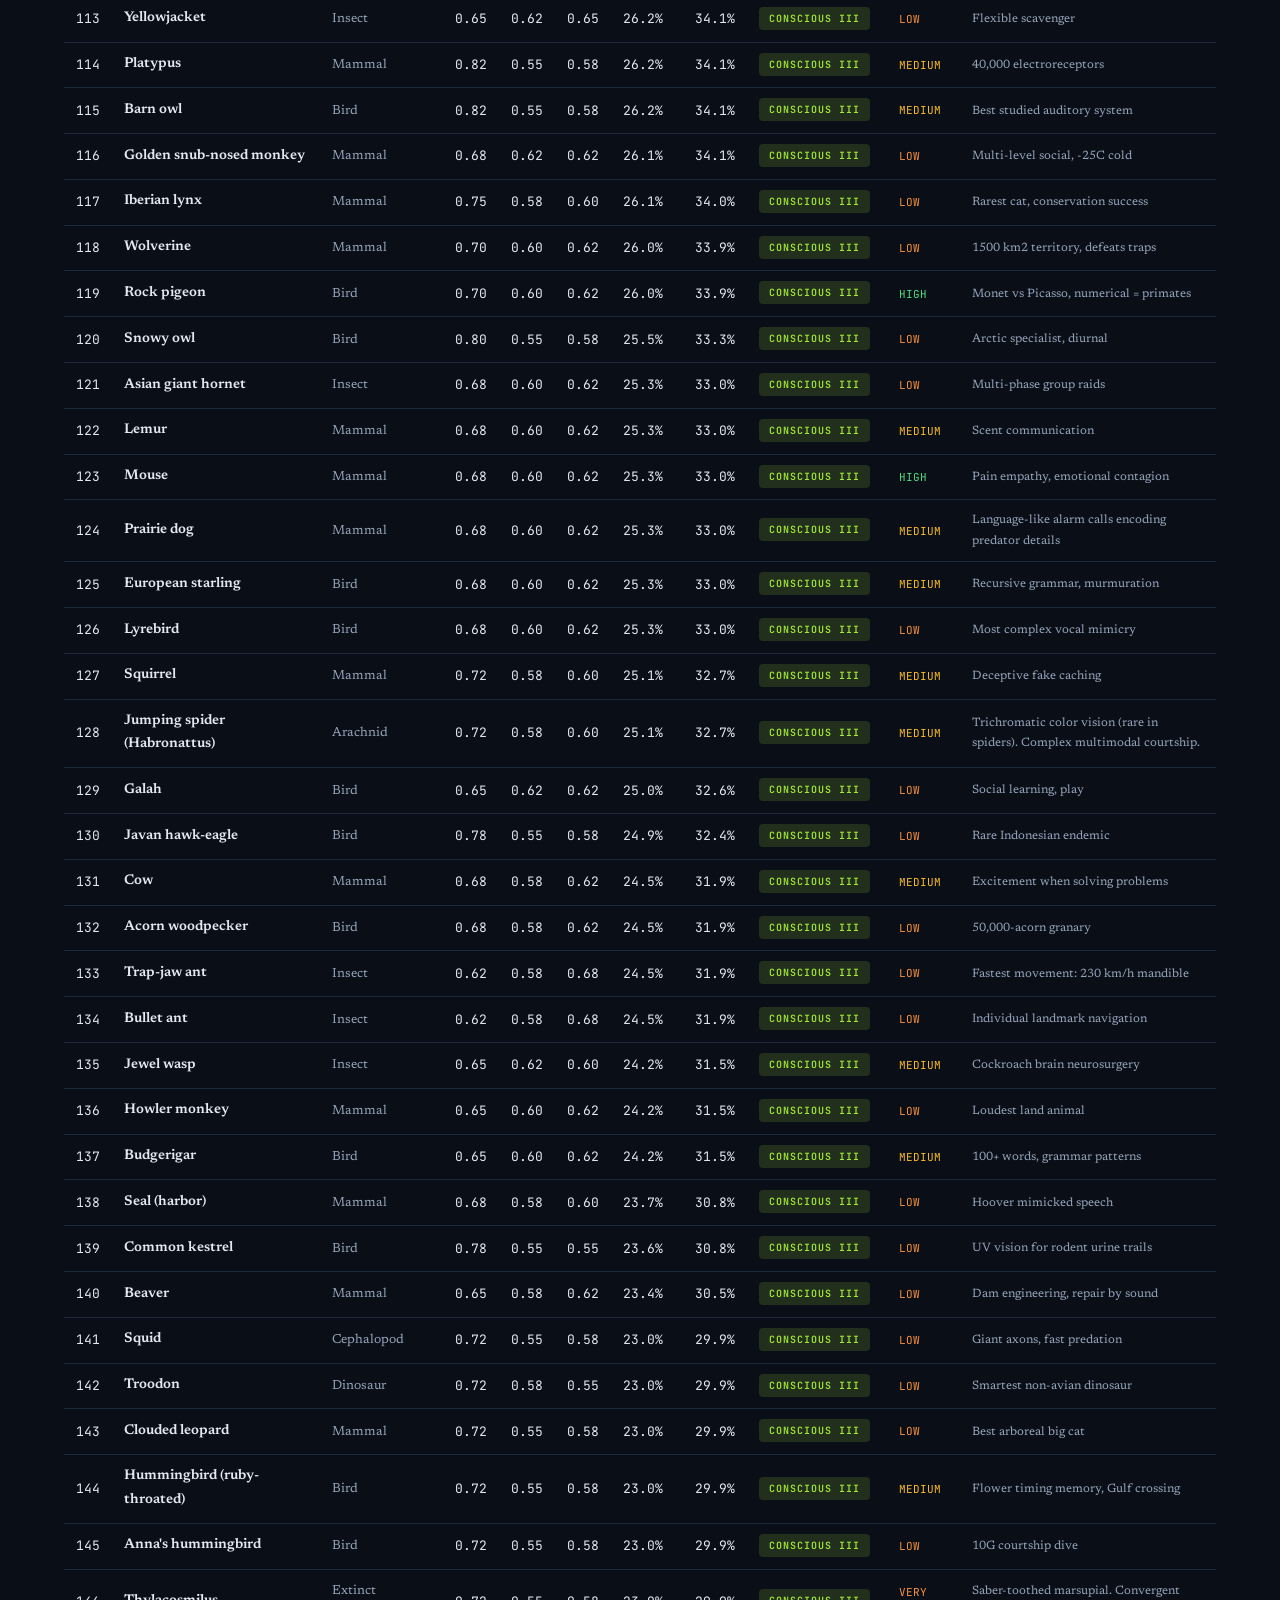
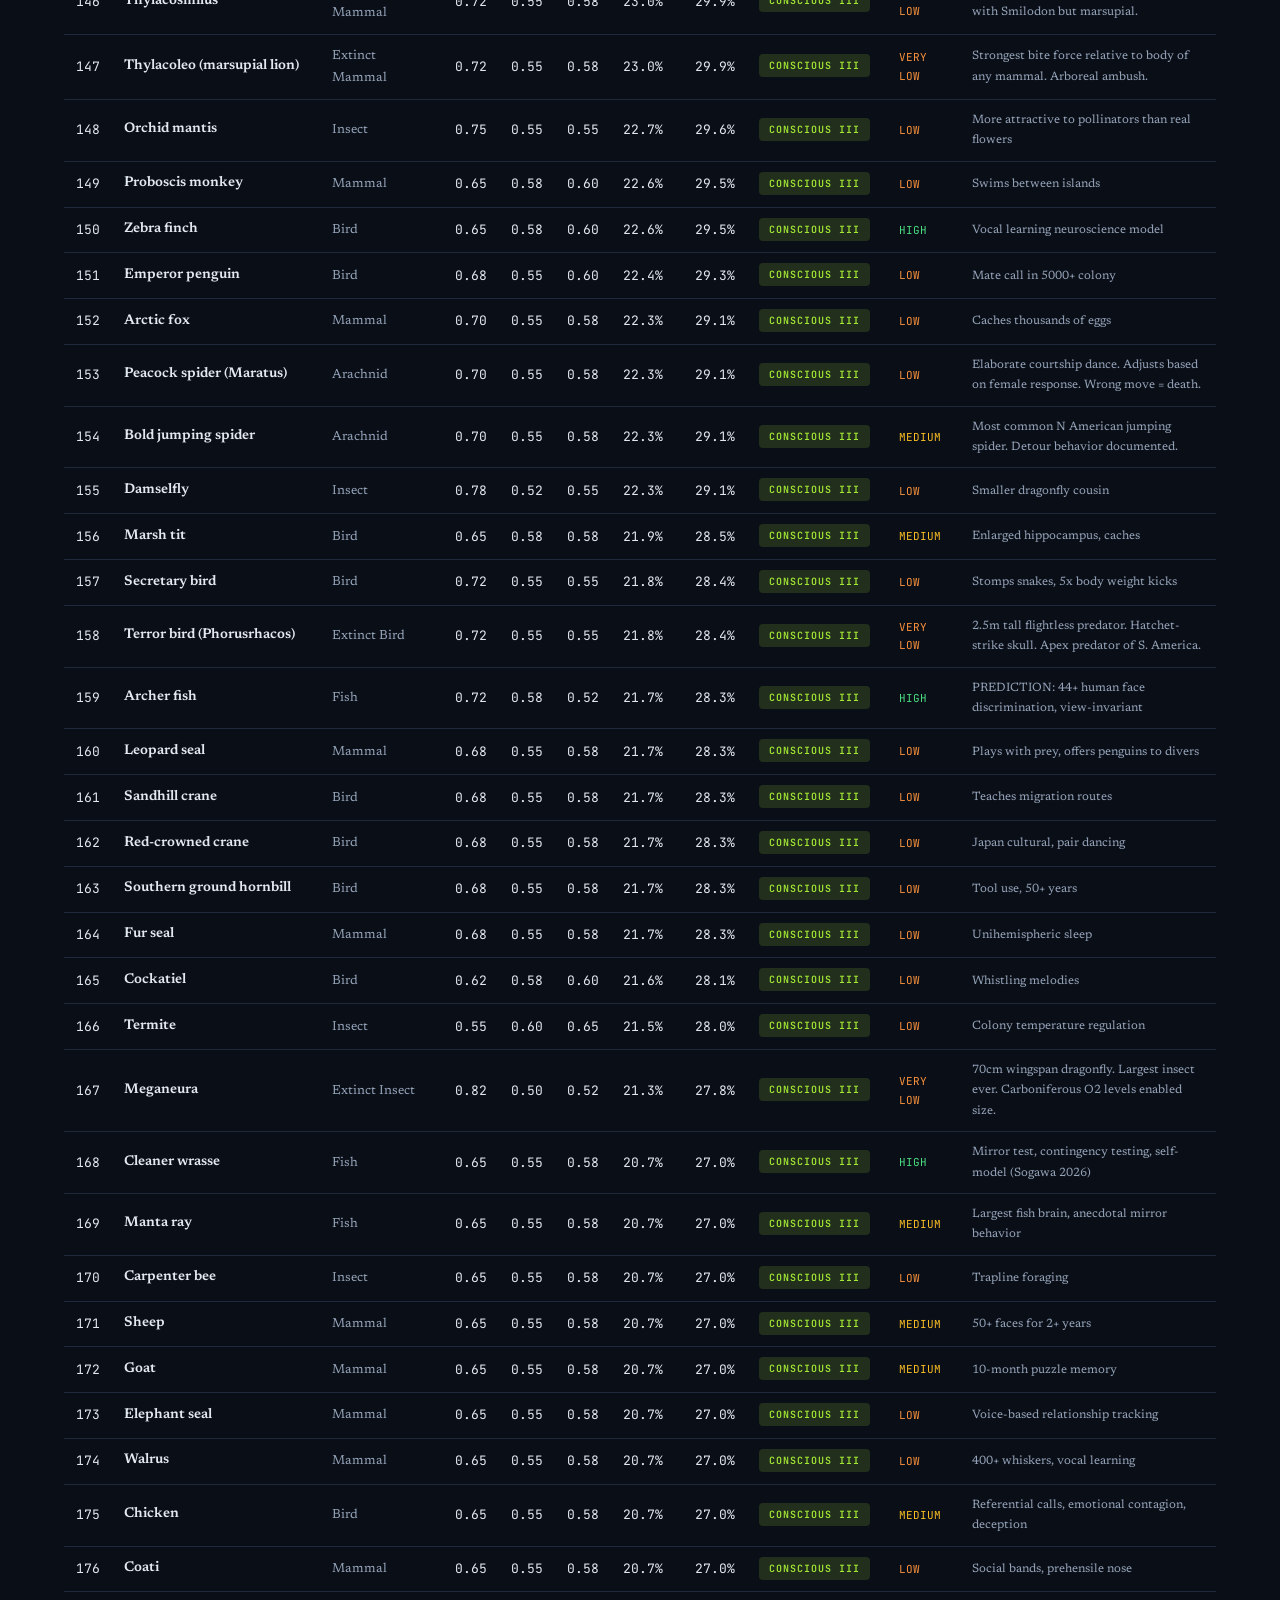
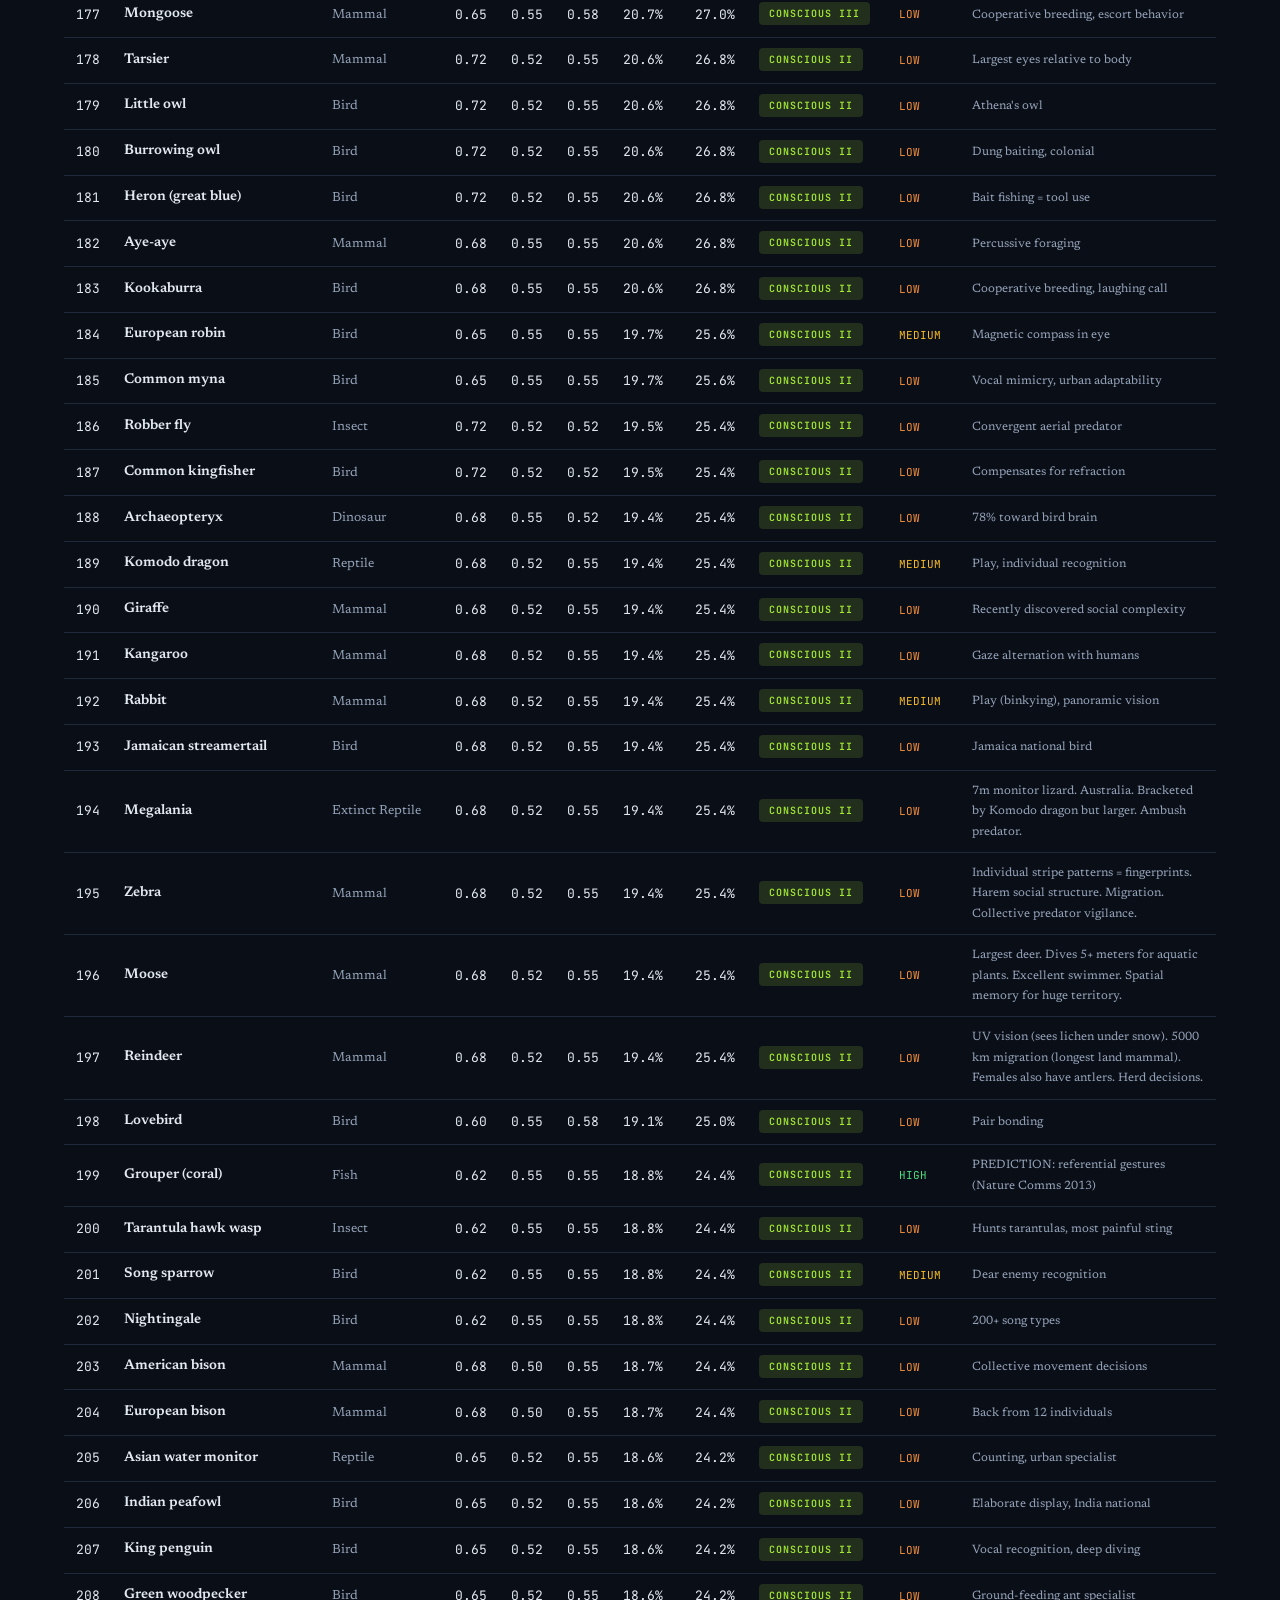
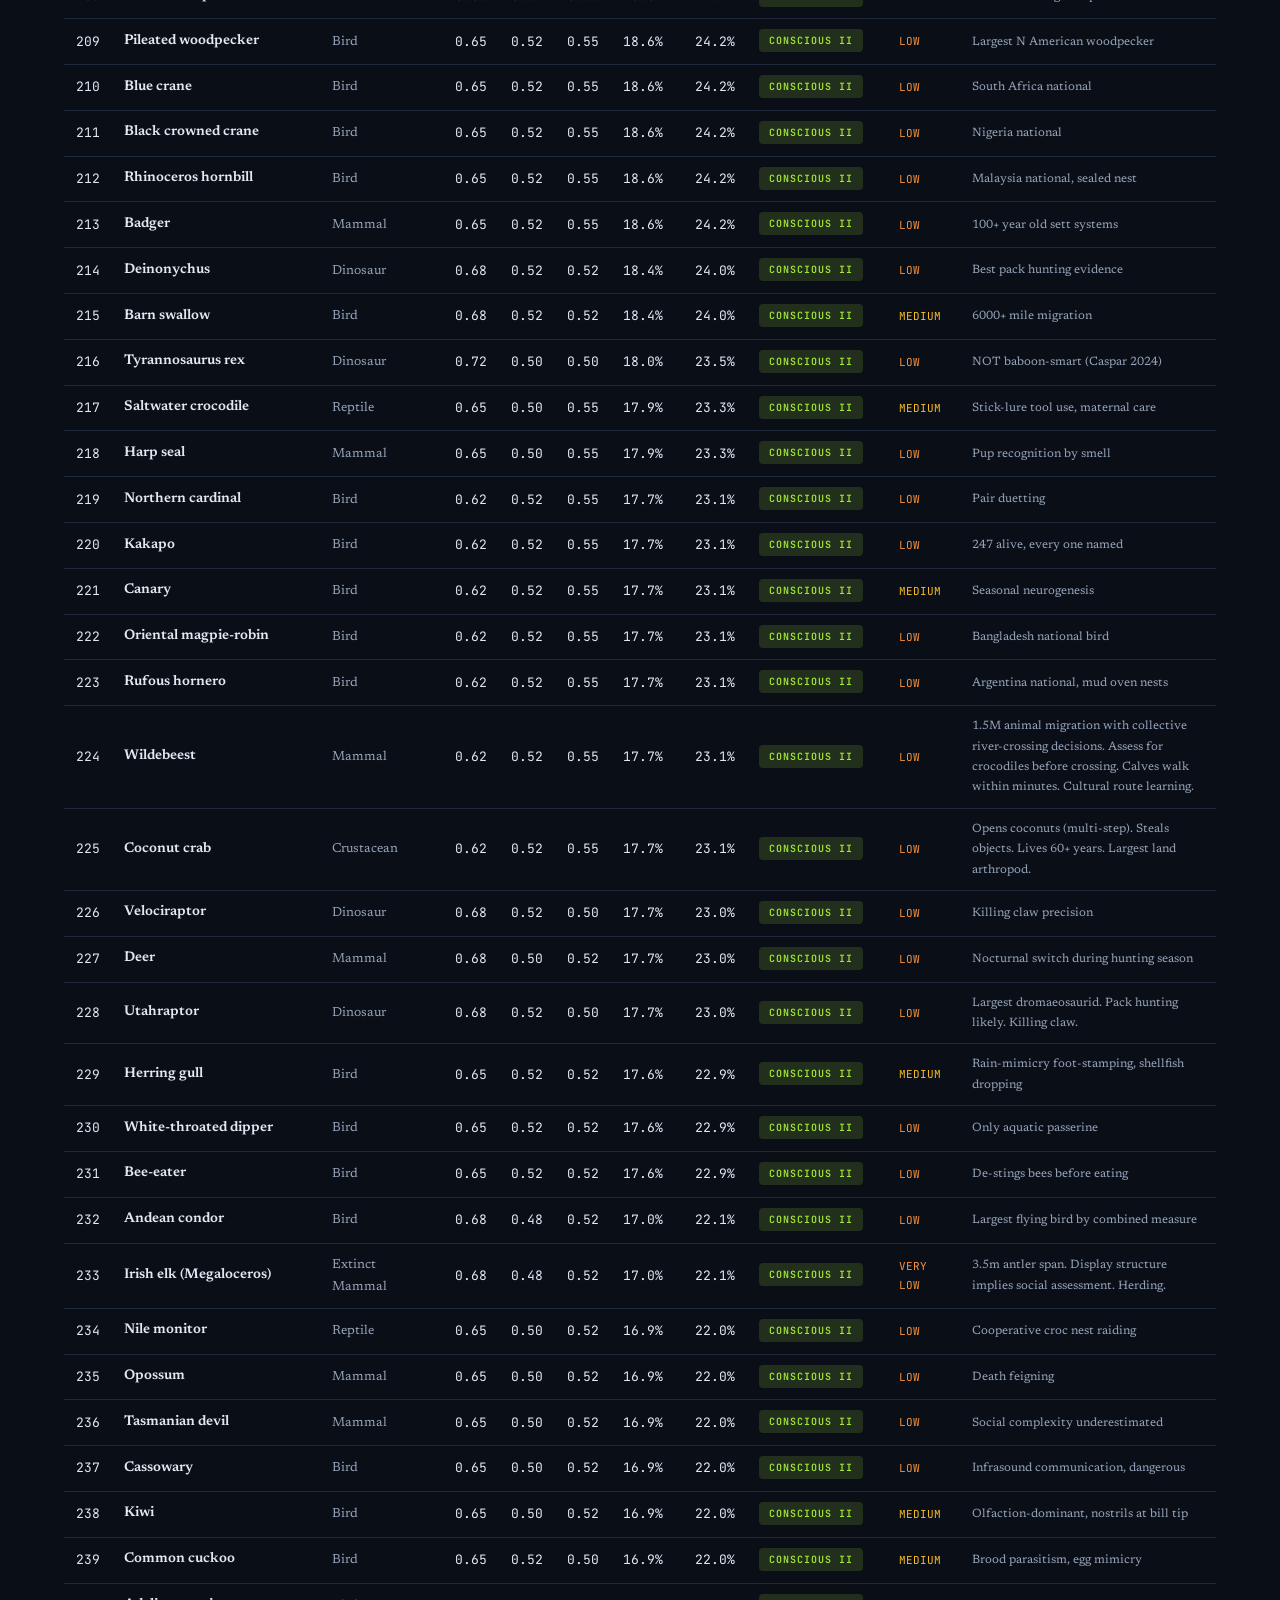
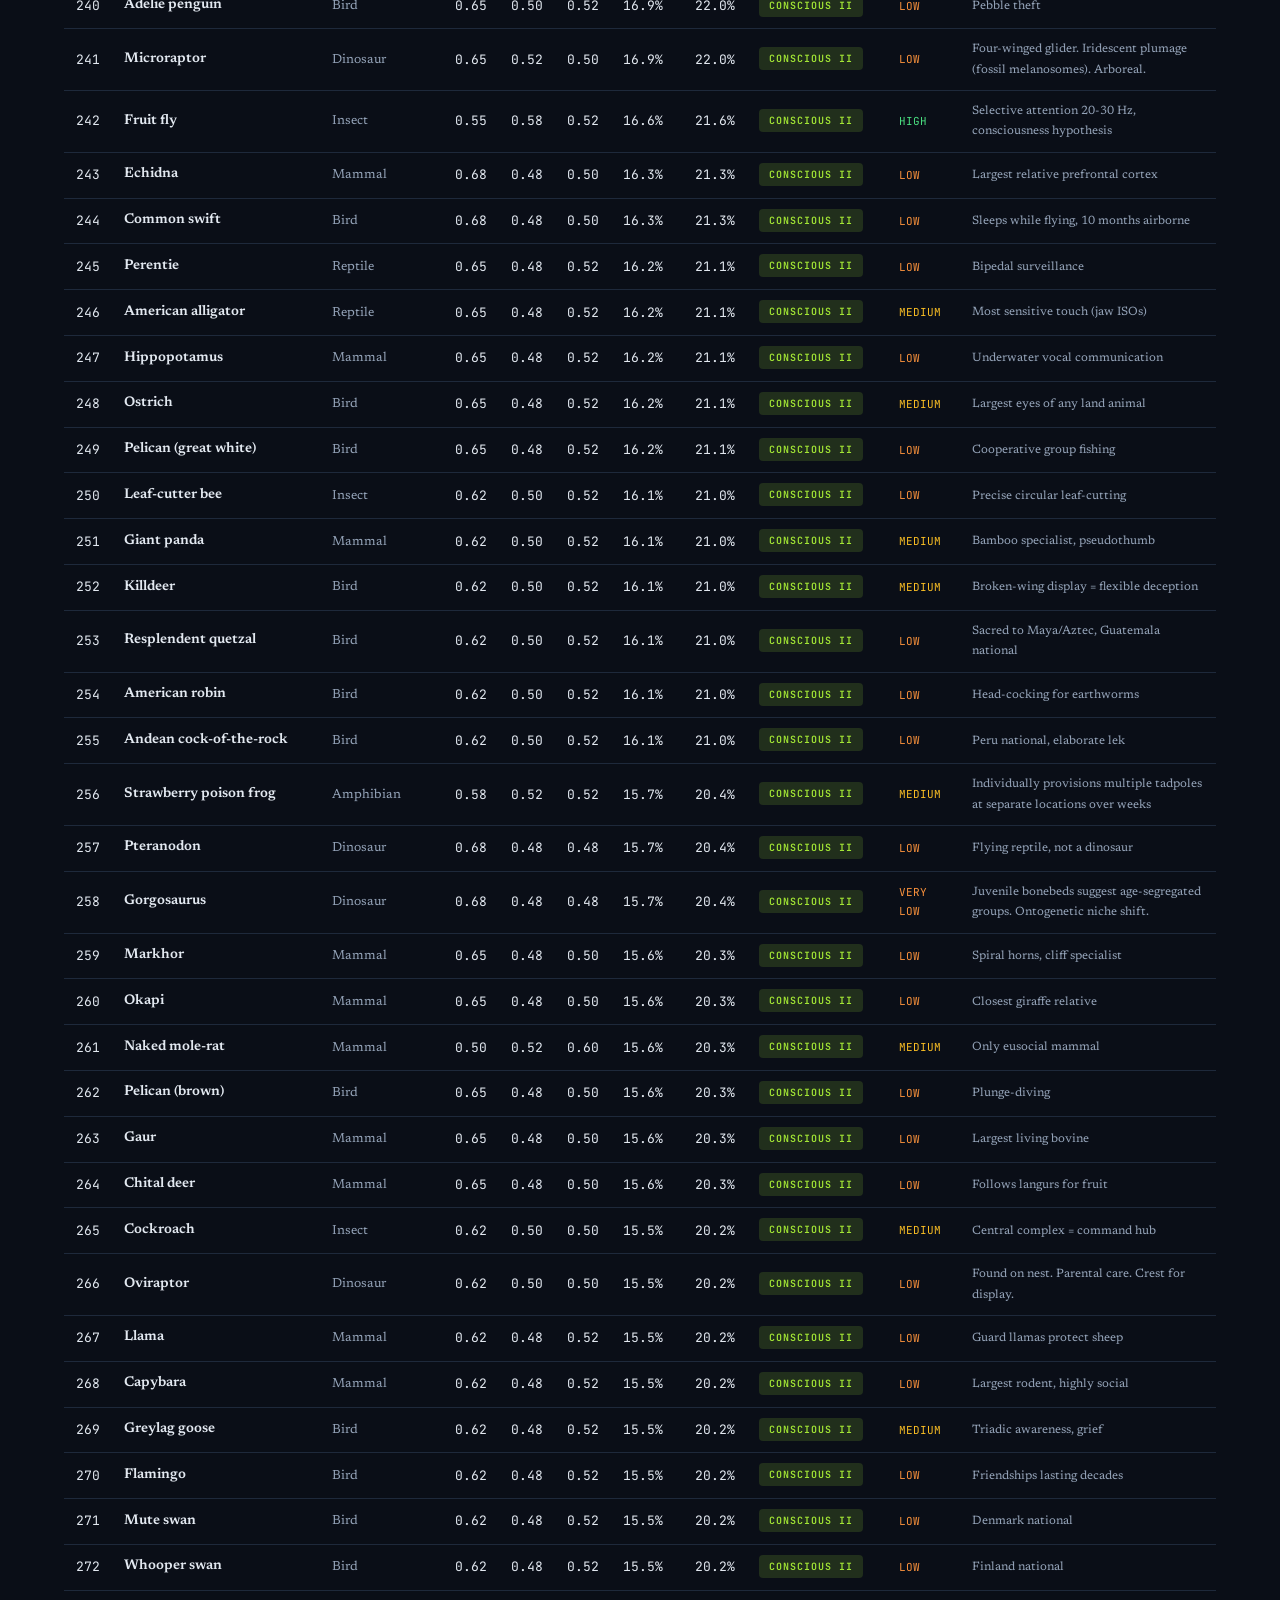
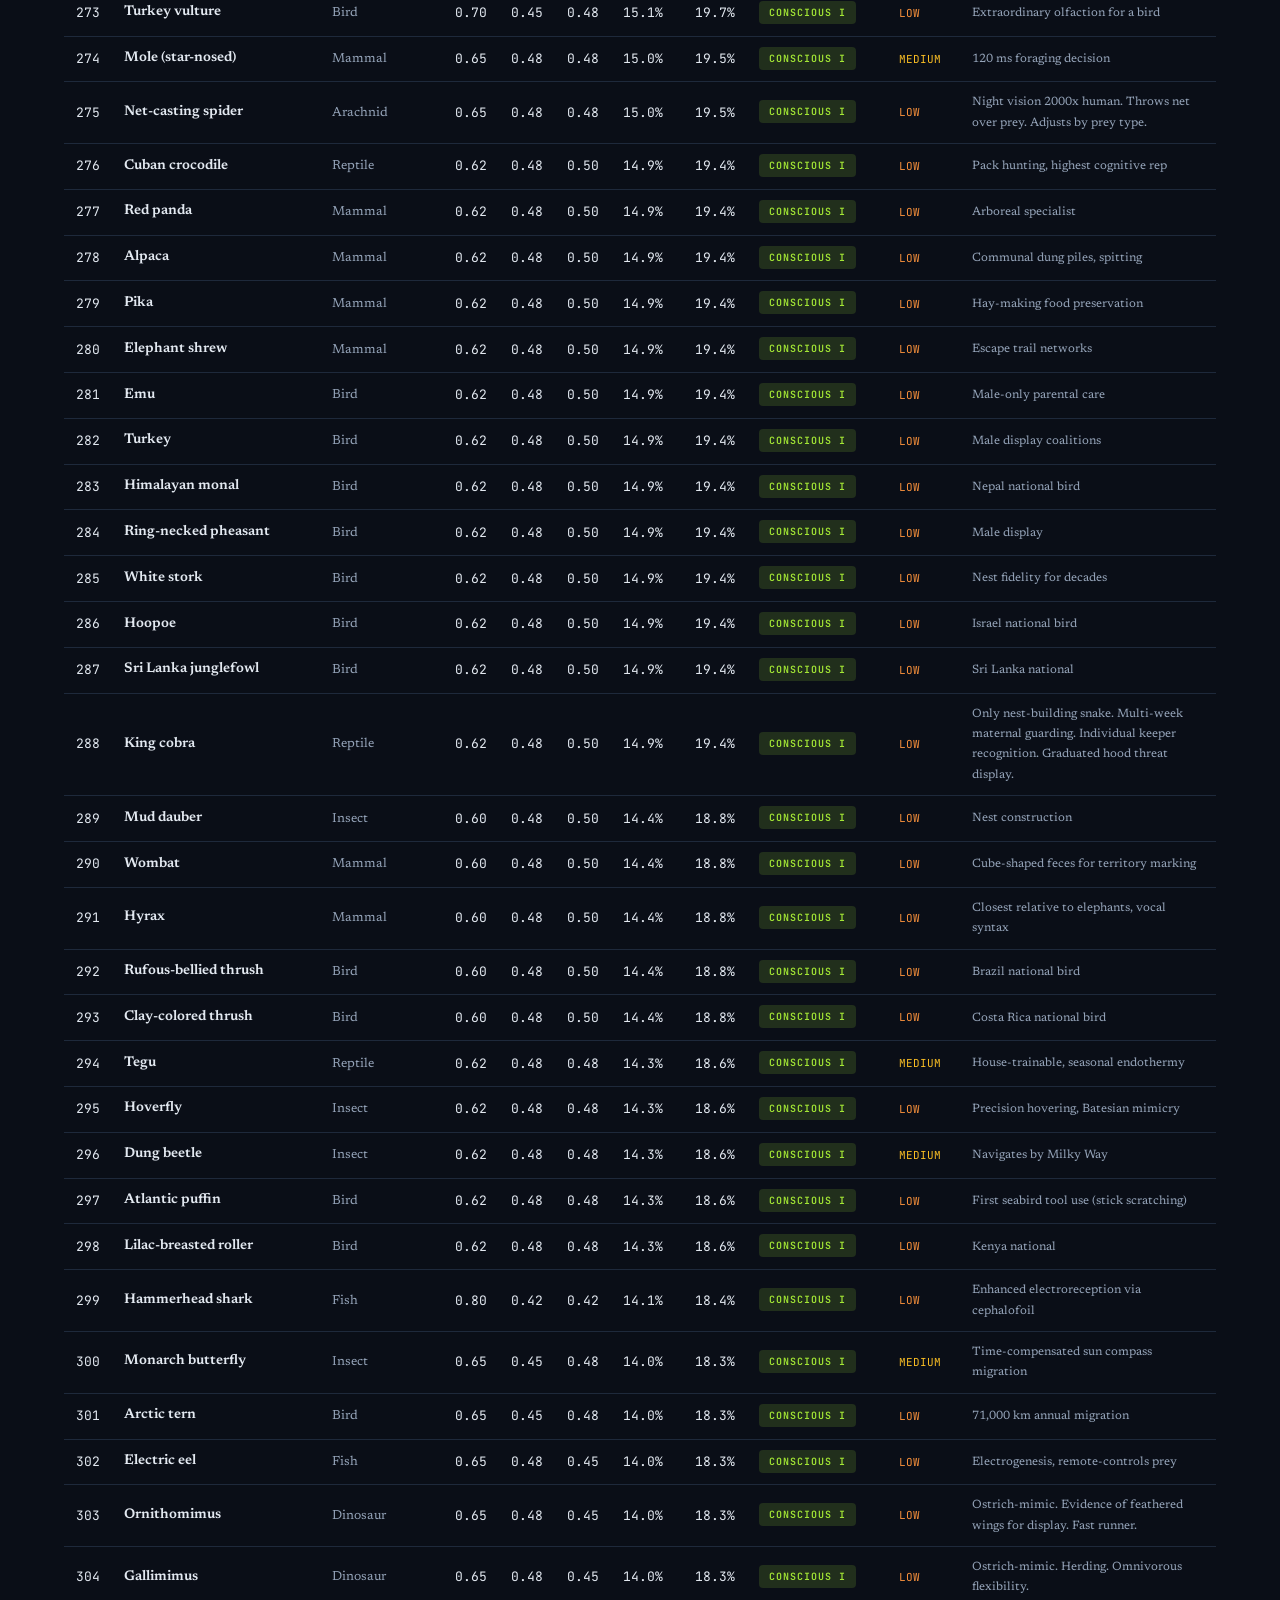
<file: species.html>
<!DOCTYPE html>
<html lang="en">
<head>
  <meta charset="UTF-8">
  <link rel="manifest" href="manifest.json">
  <meta name="theme-color" content="#38bdf8">
  <link rel="apple-touch-icon" href="icon-192.png">
  <meta name="viewport" content="width=device-width, initial-scale=1.0">
  <title>Species Database - SIU Framework</title>
  <meta name="description" content="Complete database of 603 organisms scored using the SIU awareness framework. Searchable, filterable, sortable. Mammals, fish, birds, insects, and more.">
  <link rel="stylesheet" href="style.css">
</head>
<body>

<nav>
  <div class="container">
    <a href="index.html" class="logo">SIU <span>Framework</span></a>
    <div class="links">
      <a href="index.html">Home</a>
      <a href="calculator.html">Calculator</a>
      <a href="methodology.html">Methodology</a>
      <a href="species.html" class="active">Species Database</a>
    </div>
  </div>
</nav>

<div class="wide-container">

  <div class="hero" style="padding-bottom: 24px;">
    <h1>603 organisms, ranked</h1>
    <p class="subtitle">Every score justified. Confidence levels noted. Bias corrections applied. Deep dives completed for mammals, fish, birds, and insects. Search, filter, and sort.</p>
    <div class="notice" style="margin-top: 24px"><strong>Scored on v1.</strong> These scores, tiers and percentages come from the original slider rubric (<a href="methodology-legacy.html">legacy methodology</a>, <a href="calculator-legacy.html">legacy calculator</a>). The method has since been revised to <a href="methodology.html">worksheet version 2</a>, and the database has not yet been rescored on it, so the two will not always agree.</div>
  </div>

  <section style="padding-top: 24px;">
    <input type="text" class="search-box" id="search" placeholder="Search species, group, or notes...">

    <div class="filter-row" id="group-filters"></div>
    <div class="filter-row" id="tier-filters"></div>

    <div style="overflow-x: auto; margin-top: 16px;">
      <table id="species-table">
        <thead>
          <tr>
            <th data-sort="rank" style="cursor:pointer; width: 40px">#</th>
            <th data-sort="name" style="cursor:pointer">Species</th>
            <th data-sort="group" style="cursor:pointer">Group</th>
            <th data-sort="S" style="cursor:pointer; text-align:right">S</th>
            <th data-sort="I" style="cursor:pointer; text-align:right">I</th>
            <th data-sort="U" style="cursor:pointer; text-align:right">U</th>
            <th data-sort="siu" style="cursor:pointer; text-align:right">SIU%</th>
            <th data-sort="pct" style="cursor:pointer; text-align:right">%Hum</th>
            <th data-sort="tier" style="cursor:pointer">Tier</th>
            <th>Conf.</th>
            <th style="min-width: 200px">Notes</th>
          </tr>
        </thead>
        <tbody id="table-body"></tbody>
      </table>
    </div>

    <div class="caveat" style="margin-top: 32px;">
      <div class="caveat-title">About This Data</div>
      <p>Parameters are scorer estimates calibrated against published behavioral and neuroscience evidence. <strong>Sub-tiers</strong> indicate degree within each main tier, based on functional capability progression. Self-Aware has 3 levels (I&ndash;III), Conscious has 5 levels (I&ndash;V), and Subconscious has 2 levels (I&ndash;II). Tier boundaries are estimated working thresholds (Self-Aware &ge;50%, Conscious &ge;14%, Subconscious &ge;5%, Reactive &ge;1%, Minimal &lt;1% of human waking awareness). This database is a work in progress.</p>
    </div>

  </section>

  <section>
    <h2>Tier Distribution</h2>
    <div id="tier-summary" style="display: grid; grid-template-columns: repeat(auto-fit, minmax(160px, 1fr)); gap: 12px;"></div>
  </section>

</div>

<footer>
  <div class="container">
    <p>The SIU Principle &middot; noelle-bytes &middot; 2026</p>
    <p style="margin-top: 8px; font-size: 12px;">This framework is open. Use it, test it, break it, improve it.</p>
  </div>
</footer>

<script src="species-data.js"></script>
<script>
const H_SIU = 0.85 * 0.95 * 0.95;

function getTier(pctHuman) {
  if (pctHuman >= 80) return {name: "Self-Aware III", parent: "Self-Aware", cls: "tier-selfaware", order: 12};
  if (pctHuman >= 65) return {name: "Self-Aware II", parent: "Self-Aware", cls: "tier-selfaware", order: 11};
  if (pctHuman >= 50) return {name: "Self-Aware I", parent: "Self-Aware", cls: "tier-selfaware", order: 10};
  if (pctHuman >= 42) return {name: "Conscious V", parent: "Conscious", cls: "tier-conscious", order: 9};
  if (pctHuman >= 35) return {name: "Conscious IV", parent: "Conscious", cls: "tier-conscious", order: 8};
  if (pctHuman >= 27) return {name: "Conscious III", parent: "Conscious", cls: "tier-conscious", order: 7};
  if (pctHuman >= 20) return {name: "Conscious II", parent: "Conscious", cls: "tier-conscious", order: 6};
  if (pctHuman >= 14) return {name: "Conscious I", parent: "Conscious", cls: "tier-conscious", order: 5};
  if (pctHuman >= 9) return {name: "Subconscious II", parent: "Subconscious", cls: "tier-subconscious", order: 4};
  if (pctHuman >= 5) return {name: "Subconscious I", parent: "Subconscious", cls: "tier-subconscious", order: 3};
  if (pctHuman >= 1) return {name: "Reactive", parent: "Reactive", cls: "tier-reactive", order: 2};
  return {name: "Minimal", parent: "Minimal", cls: "tier-minimal", order: 1};
}

// Build enriched data
let data = SPECIES_DB.map((sp, idx) => {
  const siu = sp.S * sp.I * sp.U;
  const pct = (siu / H_SIU) * 100;
  const tier = getTier(pct);
  return {...sp, siu, pct, tier: tier.name, tierParent: tier.parent, tierCls: tier.cls, tierOrder: tier.order};
}).sort((a, b) => b.siu - a.siu).map((sp, idx) => ({...sp, rank: idx + 1}));

// Groups and tiers
const groups = [...new Set(data.map(d => d.group))].sort();
const parentTiers = ["Self-Aware", "Conscious", "Subconscious", "Reactive", "Minimal"];

let activeGroups = new Set();
let activeTiers = new Set();
let sortKey = 'rank';
let sortAsc = true;
let searchText = '';

// Build group filters
const groupFilters = document.getElementById('group-filters');
groups.forEach(g => {
  const btn = document.createElement('button');
  btn.className = 'chip';
  btn.textContent = `${g} (${data.filter(d => d.group === g).length})`;
  btn.onclick = () => {
    if (activeGroups.has(g)) { activeGroups.delete(g); btn.classList.remove('active'); }
    else { activeGroups.add(g); btn.classList.add('active'); }
    render();
  };
  groupFilters.appendChild(btn);
});

// Build tier filters (parent tiers for filtering)
const tierFilters = document.getElementById('tier-filters');
const tierClasses = {"Self-Aware":"tier-selfaware","Conscious":"tier-conscious","Subconscious":"tier-subconscious","Reactive":"tier-reactive","Minimal":"tier-minimal"};
parentTiers.forEach(t => {
  const btn = document.createElement('button');
  btn.className = 'chip';
  btn.innerHTML = `<span class="tier-badge ${tierClasses[t]}" style="font-size:10px; padding: 2px 6px">${t}</span> (${data.filter(d => d.tierParent === t).length})`;
  btn.onclick = () => {
    if (activeTiers.has(t)) { activeTiers.delete(t); btn.classList.remove('active'); }
    else { activeTiers.add(t); btn.classList.add('active'); }
    render();
  };
  tierFilters.appendChild(btn);
});

// Tier summary
const tierSummary = document.getElementById('tier-summary');
parentTiers.forEach(t => {
  const count = data.filter(d => d.tierParent === t).length;
  const pctRange = data.filter(d => d.tierParent === t);
  const min = pctRange.length ? Math.min(...pctRange.map(d => d.pct)).toFixed(1) : 0;
  const max = pctRange.length ? Math.max(...pctRange.map(d => d.pct)).toFixed(1) : 0;
  const div = document.createElement('div');
  div.className = 'card';
  div.innerHTML = `<span class="tier-badge ${tierClasses[t]}">${t}</span>
    <div style="font-family: var(--mono); font-size: 28px; font-weight: 600; margin: 8px 0;">${count}</div>
    <div style="font-size: 12px; color: var(--text-muted);">${min}% - ${max}% of human</div>`;
  tierSummary.appendChild(div);
});

// Sort
document.querySelectorAll('th[data-sort]').forEach(th => {
  th.onclick = () => {
    const key = th.dataset.sort;
    if (sortKey === key) sortAsc = !sortAsc;
    else { sortKey = key; sortAsc = key === 'name' || key === 'group'; }
    render();
  };
});

// Search
document.getElementById('search').addEventListener('input', e => {
  searchText = e.target.value.toLowerCase();
  render();
});

function render() {
  let filtered = data.filter(d => {
    if (activeGroups.size && !activeGroups.has(d.group)) return false;
    if (activeTiers.size && !activeTiers.has(d.tierParent)) return false;
    if (searchText) {
      const hay = `${d.name} ${d.group} ${d.subgroup} ${d.notes} ${d.tier}`.toLowerCase();
      if (!hay.includes(searchText)) return false;
    }
    return true;
  });

  const sortFns = {
    rank: (a, b) => a.rank - b.rank,
    name: (a, b) => a.name.localeCompare(b.name),
    group: (a, b) => a.group.localeCompare(b.group),
    S: (a, b) => a.S - b.S,
    I: (a, b) => a.I - b.I,
    U: (a, b) => a.U - b.U,
    siu: (a, b) => a.siu - b.siu,
    pct: (a, b) => a.pct - b.pct,
    tier: (a, b) => a.tierOrder - b.tierOrder,
  };
  if (sortFns[sortKey]) {
    filtered.sort((a, b) => {
      const result = sortFns[sortKey](a, b);
      return sortAsc ? result : -result;
    });
  }

  const tbody = document.getElementById('table-body');
  tbody.innerHTML = filtered.map(d => `<tr>
    <td class="num">${d.rank}</td>
    <td style="font-weight: 600">${d.name}</td>
    <td style="color: var(--text-dim); font-size: 13px">${d.group}</td>
    <td class="num">${d.S.toFixed(2)}</td>
    <td class="num">${d.I.toFixed(2)}</td>
    <td class="num">${d.U.toFixed(2)}</td>
    <td class="num">${(d.siu * 100).toFixed(1)}%</td>
    <td class="num">${d.pct.toFixed(1)}%</td>
    <td><span class="tier-badge ${d.tierCls}" style="font-size: 10px">${d.tier}</span></td>
    <td style="font-family: var(--mono); font-size: 11px; color: ${d.confidence === 'HIGH' ? 'var(--tier-selfaware)' : d.confidence === 'MEDIUM' ? 'var(--tier-subconscious)' : 'var(--tier-reactive)'}">${d.confidence}</td>
    <td style="font-size: 12px; color: var(--text-dim); max-width: 300px">${d.notes}</td>
  </tr>`).join('');
}

render();
</script>
<script>if("serviceWorker" in navigator)navigator.serviceWorker.register("sw.js")</script>
</body>
</html>
</file>
<file: style.css>
@import url('https://fonts.googleapis.com/css2?family=JetBrains+Mono:wght@400;600&family=Newsreader:ital,wght@0,300;0,400;0,600;1,300;1,400&display=swap');

:root {
  --bg: #0a0e17;
  --bg-card: #111827;
  --bg-card-hover: #1a2332;
  --border: #1e293b;
  --border-accent: #334155;
  --text: #e2e8f0;
  --text-dim: #94a3b8;
  --text-muted: #64748b;
  --accent: #38bdf8;
  --accent-dim: #0c4a6e;
  --tier-selfaware: #4ade80;
  --tier-conscious: #a3e635;
  --tier-subconscious: #fbbf24;
  --tier-reactive: #fb923c;
  --tier-minimal: #f87171;
  --mono: 'JetBrains Mono', monospace;
  --serif: 'Newsreader', Georgia, serif;
}

* { margin: 0; padding: 0; box-sizing: border-box; }

body {
  background: var(--bg);
  color: var(--text);
  font-family: var(--serif);
  font-size: 17px;
  line-height: 1.7;
  min-height: 100vh;
}

.container { max-width: 960px; margin: 0 auto; padding: 0 24px; }
.wide-container { max-width: 1200px; margin: 0 auto; padding: 0 24px; }

/* NAV */
nav {
  border-bottom: 1px solid var(--border);
  padding: 16px 0;
  position: sticky; top: 0;
  background: rgba(10, 14, 23, 0.92);
  backdrop-filter: blur(12px);
  z-index: 100;
}
nav .container {
  display: flex; align-items: center; justify-content: space-between;
  flex-wrap: wrap; gap: 12px;
}
nav .logo {
  font-family: var(--mono); font-size: 15px; font-weight: 600;
  color: var(--accent); text-decoration: none; letter-spacing: 1px;
}
nav .logo span { color: var(--text-dim); font-weight: 400; }
nav .links { display: flex; gap: 24px; flex-wrap: wrap; }
nav .links a {
  font-family: var(--mono); font-size: 13px; color: var(--text-dim);
  text-decoration: none; letter-spacing: 0.5px;
  transition: color 0.2s;
}
nav .links a:hover, nav .links a.active { color: var(--accent); }

/* HERO */
.hero {
  padding: 80px 0 60px;
  border-bottom: 1px solid var(--border);
}
.hero h1 {
  font-family: var(--serif); font-size: clamp(32px, 5vw, 52px);
  font-weight: 300; line-height: 1.2; margin-bottom: 24px;
  color: var(--text);
}
.hero h1 em { font-style: italic; color: var(--accent); font-weight: 400; }
.hero .subtitle {
  font-size: 18px; color: var(--text-dim); max-width: 600px;
  line-height: 1.6;
}

/* SECTIONS */
section { padding: 60px 0; border-bottom: 1px solid var(--border); }
section:last-of-type { border-bottom: none; }
h2 {
  font-family: var(--mono); font-size: 13px; font-weight: 600;
  text-transform: uppercase; letter-spacing: 2px;
  color: var(--accent); margin-bottom: 24px;
}
h3 {
  font-family: var(--serif); font-size: 24px; font-weight: 400;
  margin-bottom: 16px;
}

/* CARDS */
.card {
  background: var(--bg-card); border: 1px solid var(--border);
  border-radius: 8px; padding: 24px;
  transition: border-color 0.2s, background 0.2s;
}
.card:hover { border-color: var(--border-accent); background: var(--bg-card-hover); }

.card-grid {
  display: grid; grid-template-columns: repeat(auto-fit, minmax(280px, 1fr));
  gap: 16px;
}

/* FORMULA DISPLAY */
.formula-display {
  font-family: var(--mono); font-size: clamp(20px, 4vw, 36px);
  text-align: center; padding: 32px;
  background: var(--bg-card); border: 1px solid var(--border);
  border-radius: 8px; margin: 24px 0;
  color: var(--accent); letter-spacing: 2px;
}

/* TIER BADGES */
.tier-badge {
  display: inline-block; padding: 3px 10px; border-radius: 4px;
  font-family: var(--mono); font-size: 11px; font-weight: 600;
  text-transform: uppercase; letter-spacing: 1px;
}
.tier-selfaware { background: rgba(74,222,128,0.15); color: var(--tier-selfaware); }
.tier-conscious { background: rgba(163,230,53,0.15); color: var(--tier-conscious); }
.tier-subconscious { background: rgba(251,191,36,0.15); color: var(--tier-subconscious); }
.tier-reactive { background: rgba(251,146,60,0.15); color: var(--tier-reactive); }
.tier-minimal { background: rgba(248,113,113,0.15); color: var(--tier-minimal); }

/* TABLES */
table {
  width: 100%; border-collapse: collapse;
  font-size: 14px;
}
th {
  font-family: var(--mono); font-size: 11px; font-weight: 600;
  text-transform: uppercase; letter-spacing: 1px;
  color: var(--text-muted); text-align: left;
  padding: 10px 12px; border-bottom: 2px solid var(--border-accent);
  position: sticky; top: 52px; background: #0a0e17; z-index: 50;
}
td {
  padding: 10px 12px; border-bottom: 1px solid var(--border);
  vertical-align: middle;
}
tr:hover td { background: rgba(56, 189, 248, 0.03); }
.num { font-family: var(--mono); font-size: 13px; text-align: right; }

/* INPUTS */
input[type="range"] {
  -webkit-appearance: none; width: 100%; height: 6px;
  background: var(--border-accent); border-radius: 3px; outline: none;
}
input[type="range"]::-webkit-slider-thumb {
  -webkit-appearance: none; width: 18px; height: 18px;
  background: var(--accent); border-radius: 50%; cursor: pointer;
}
input[type="range"]::-moz-range-thumb {
  width: 18px; height: 18px;
  background: var(--accent); border-radius: 50%; cursor: pointer; border: none;
}
.slider-row {
  display: flex; align-items: center; gap: 16px; margin-bottom: 20px;
}
.slider-label {
  font-family: var(--mono); font-size: 14px; font-weight: 600;
  min-width: 24px; color: var(--accent);
}
.slider-value {
  font-family: var(--mono); font-size: 18px; font-weight: 600;
  min-width: 48px; text-align: right; color: var(--text);
}
.slider-desc {
  font-size: 13px; color: var(--text-dim); margin-top: -12px;
  margin-bottom: 20px; padding-left: 40px;
}

/* RESULTS */
.result-big {
  font-family: var(--mono); font-size: clamp(40px, 8vw, 72px);
  font-weight: 600; text-align: center;
  margin: 20px 0 8px;
}
.result-label {
  font-family: var(--mono); font-size: 12px; text-align: center;
  color: var(--text-muted); text-transform: uppercase; letter-spacing: 2px;
}

/* SEARCH */
.search-box {
  width: 100%; padding: 12px 16px;
  background: var(--bg-card); border: 1px solid var(--border);
  border-radius: 6px; color: var(--text);
  font-family: var(--mono); font-size: 14px;
  outline: none; transition: border-color 0.2s;
}
.search-box:focus { border-color: var(--accent); }
.search-box::placeholder { color: var(--text-muted); }

/* FILTER CHIPS */
.filter-row { display: flex; gap: 8px; flex-wrap: wrap; margin: 16px 0; }
.chip {
  font-family: var(--mono); font-size: 11px; padding: 5px 12px;
  border: 1px solid var(--border); border-radius: 20px;
  color: var(--text-dim); cursor: pointer;
  transition: all 0.2s; background: transparent;
}
.chip:hover { border-color: var(--accent); color: var(--accent); }
.chip.active { background: var(--accent-dim); border-color: var(--accent); color: var(--accent); }

/* CAVEAT BOX */
.caveat {
  background: rgba(251, 191, 36, 0.08);
  border: 1px solid rgba(251, 191, 36, 0.25);
  border-radius: 8px; padding: 20px;
  margin: 24px 0;
}
.caveat-title {
  font-family: var(--mono); font-size: 12px; font-weight: 600;
  color: #fbbf24; text-transform: uppercase; letter-spacing: 1px;
  margin-bottom: 8px;
}
.caveat p { font-size: 14px; color: var(--text-dim); line-height: 1.6; }

/* PREDICTION BADGE */
.prediction-badge {
  display: inline-block; padding: 2px 8px; border-radius: 3px;
  font-family: var(--mono); font-size: 10px; font-weight: 600;
  background: rgba(56, 189, 248, 0.15); color: var(--accent);
  text-transform: uppercase; letter-spacing: 1px;
}

/* FOOTER */
footer {
  border-top: 1px solid var(--border); padding: 40px 0;
  text-align: center; color: var(--text-muted);
  font-size: 14px;
}
footer a { color: var(--accent); text-decoration: none; }

/* RESPONSIVE */
@media (max-width: 900px) {
  .hero { padding: 48px 0 36px; }
  section { padding: 36px 0; }
  nav .links { gap: 16px; }
  .slider-row { flex-wrap: wrap; }
  .calc-grid { grid-template-columns: 1fr !important; }
  th { position: static; }
}

/* ===== Worksheet v2 (calculator.html, methodology.html) ===== */
.notice {
  background: rgba(56, 189, 248, 0.07);
  border: 1px solid rgba(56, 189, 248, 0.25);
  border-radius: 8px; padding: 14px 18px; margin: 16px 0;
  font-size: 14px; color: var(--text-dim); line-height: 1.6;
}
.notice strong { color: var(--text); }
.notice a, .caveat a { color: var(--accent); }
.v2-grid { display: grid; grid-template-columns: minmax(0, 1fr) 340px; gap: 32px; align-items: start; }
.v2-results { position: sticky; top: 76px; max-height: calc(100vh - 92px); overflow-y: auto; }
.step-card { background: var(--bg-card); border: 1px solid var(--border); border-radius: 8px; padding: 20px 22px; margin-bottom: 20px; }
.step-card h3 { font-family: var(--mono); font-size: 13px; text-transform: uppercase; letter-spacing: 1.5px; color: var(--accent); margin-bottom: 4px; }
.step-card .step-intro { font-size: 14px; color: var(--text-dim); margin-bottom: 8px; line-height: 1.55; }
.term-head { font-family: var(--mono); font-size: 12px; color: var(--text); letter-spacing: 1px; text-transform: uppercase; margin: 18px 0 2px; display: flex; justify-content: space-between; }
.term-head .term-val { color: var(--accent); }
.item { display: grid; grid-template-columns: minmax(0, 1fr) auto; gap: 8px 16px; padding: 12px 0; border-bottom: 1px solid var(--border); align-items: center; }
.item:last-child { border-bottom: none; }
.item .code { font-family: var(--mono); font-size: 12px; font-weight: 600; color: var(--accent); margin-right: 6px; }
.item .title { font-weight: 600; font-size: 15px; }
.item .desc { font-size: 13px; color: var(--text-dim); line-height: 1.5; margin-top: 2px; }
.item .flag { font-family: var(--mono); font-size: 10px; color: var(--text-muted); letter-spacing: 0.5px; text-transform: uppercase; margin-left: 6px; }
.item.skipped .title, .item.skipped .desc { opacity: 0.45; }
.item.disabled { opacity: 0.35; pointer-events: none; }
.controls { display: flex; gap: 8px; align-items: center; justify-content: flex-end; flex-wrap: wrap; }
.seg { display: inline-flex; border: 1px solid var(--border-accent); border-radius: 6px; overflow: hidden; }
.seg button {
  font-family: var(--mono); font-size: 12px; padding: 6px 10px; min-width: 34px;
  background: transparent; color: var(--text-dim); border: none; border-right: 1px solid var(--border-accent); cursor: pointer;
}
.seg button:last-child { border-right: none; }
.seg button:hover { color: var(--accent); }
.seg button.on { background: var(--accent-dim); color: var(--accent); }
.seg[data-group="items"] button.on[data-v="N"] { background: rgba(248,113,113,0.15); color: var(--tier-minimal); }
.seg[data-group="items"] button.on[data-v="U"] { background: rgba(251,191,36,0.15); color: var(--tier-subconscious); }
select.v2, input.v2, textarea.v2 {
  background: var(--bg); color: var(--text); border: 1px solid var(--border-accent); border-radius: 6px;
  font-family: var(--mono); font-size: 12px; padding: 6px 8px; outline: none;
}
input.v2, textarea.v2 { width: 100%; font-size: 14px; padding: 10px 12px; }
textarea.v2 { min-height: 64px; resize: vertical; font-family: var(--serif); }
select.v2:focus, input.v2:focus, textarea.v2:focus { border-color: var(--accent); }
.res-row { display: flex; justify-content: space-between; align-items: baseline; padding: 6px 0; border-bottom: 1px solid var(--border); font-size: 14px; }
.res-row:last-child { border-bottom: none; }
.res-row .k { color: var(--text-dim); }
.res-row .v { font-family: var(--mono); font-size: 14px; text-align: right; }
.res-head { font-family: var(--mono); font-size: 11px; text-transform: uppercase; letter-spacing: 1.5px; color: var(--text-muted); margin: 18px 0 6px; }
.res-head:first-child { margin-top: 0; }
.ok { color: var(--tier-selfaware); }
.bad { color: var(--tier-minimal); }
.maybe { color: var(--tier-subconscious); }
.small-note { font-size: 12px; color: var(--text-muted); line-height: 1.5; margin-top: 8px; }
.btn {
  font-family: var(--mono); font-size: 12px; padding: 8px 14px; border-radius: 6px; cursor: pointer;
  border: 1px solid var(--accent); background: var(--accent-dim); color: var(--accent);
}
.btn.ghost { background: transparent; border-color: var(--border-accent); color: var(--text-dim); }
.btn:hover { filter: brightness(1.2); }
.btn-row { display: flex; gap: 8px; flex-wrap: wrap; margin-top: 16px; }
.preset-group { font-family: var(--mono); font-size: 10px; color: var(--text-muted); text-transform: uppercase; letter-spacing: 1px; margin: 10px 0 4px; }
.band-badge { display: inline-block; padding: 3px 10px; border-radius: 4px; font-family: var(--mono); font-size: 12px; font-weight: 600; }
.mobile-bar { display: none; }
.v2-table td, .v2-table th { font-size: 13px; }
.v2-table td.mono { font-family: var(--mono); white-space: nowrap; }
.v2-prose p { margin-bottom: 14px; }
.v2-prose ul, .v2-prose ol { margin: 0 0 16px 22px; }
.v2-prose li { margin-bottom: 8px; }
.toc a { color: var(--accent); text-decoration: none; font-family: var(--mono); font-size: 13px; }
@media (max-width: 900px) {
  .v2-grid { grid-template-columns: 1fr; }
  .v2-results { position: static; }
  .item { grid-template-columns: 1fr; }
  .controls { justify-content: flex-start; }
  .mobile-bar {
    display: flex; position: fixed; left: 0; right: 0; bottom: 0; z-index: 120;
    background: rgba(10,14,23,0.96); border-top: 1px solid var(--border-accent);
    padding: 10px 16px; font-family: var(--mono); font-size: 12px; gap: 10px; align-items: center; justify-content: space-between;
  }
  .v2-results { max-height: none; overflow: visible; }
  .mobile-bar span:first-child { white-space: nowrap; }
  body.has-mobile-bar { padding-bottom: 64px; }
}
</file>
